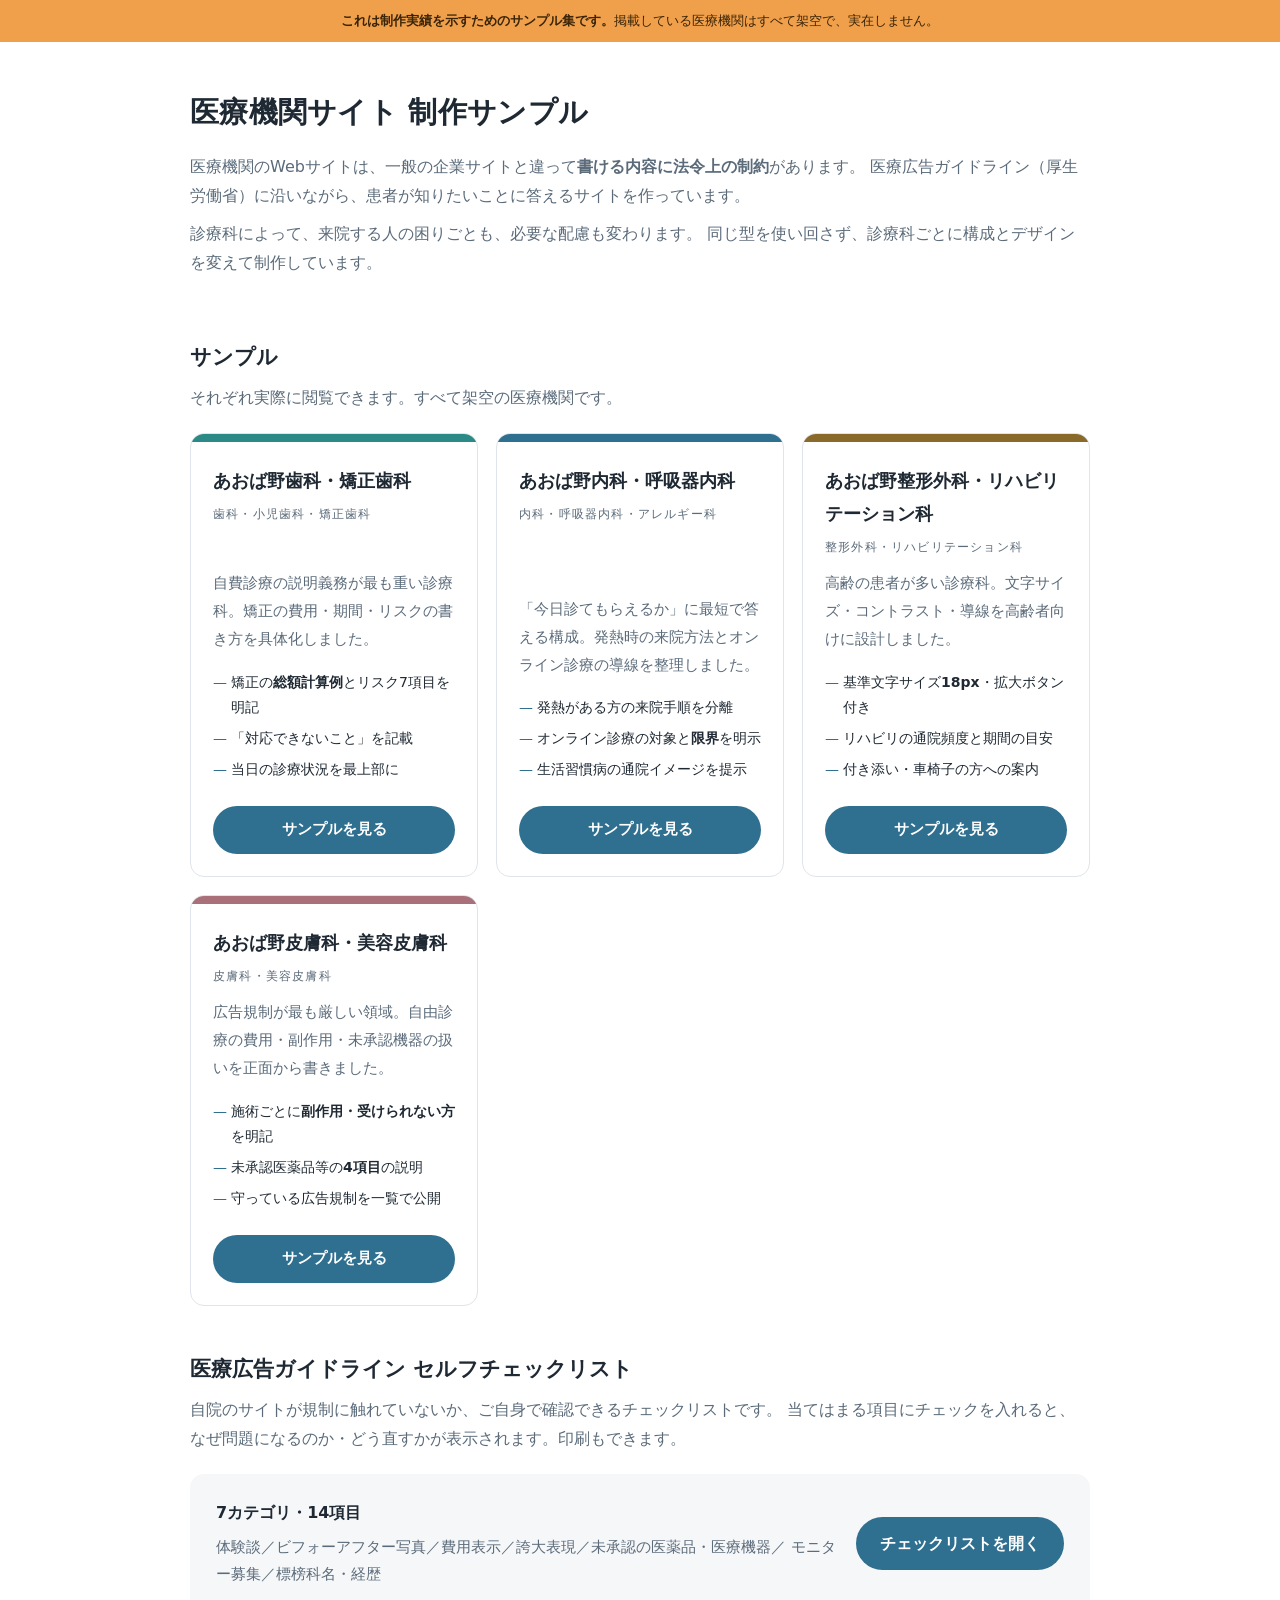
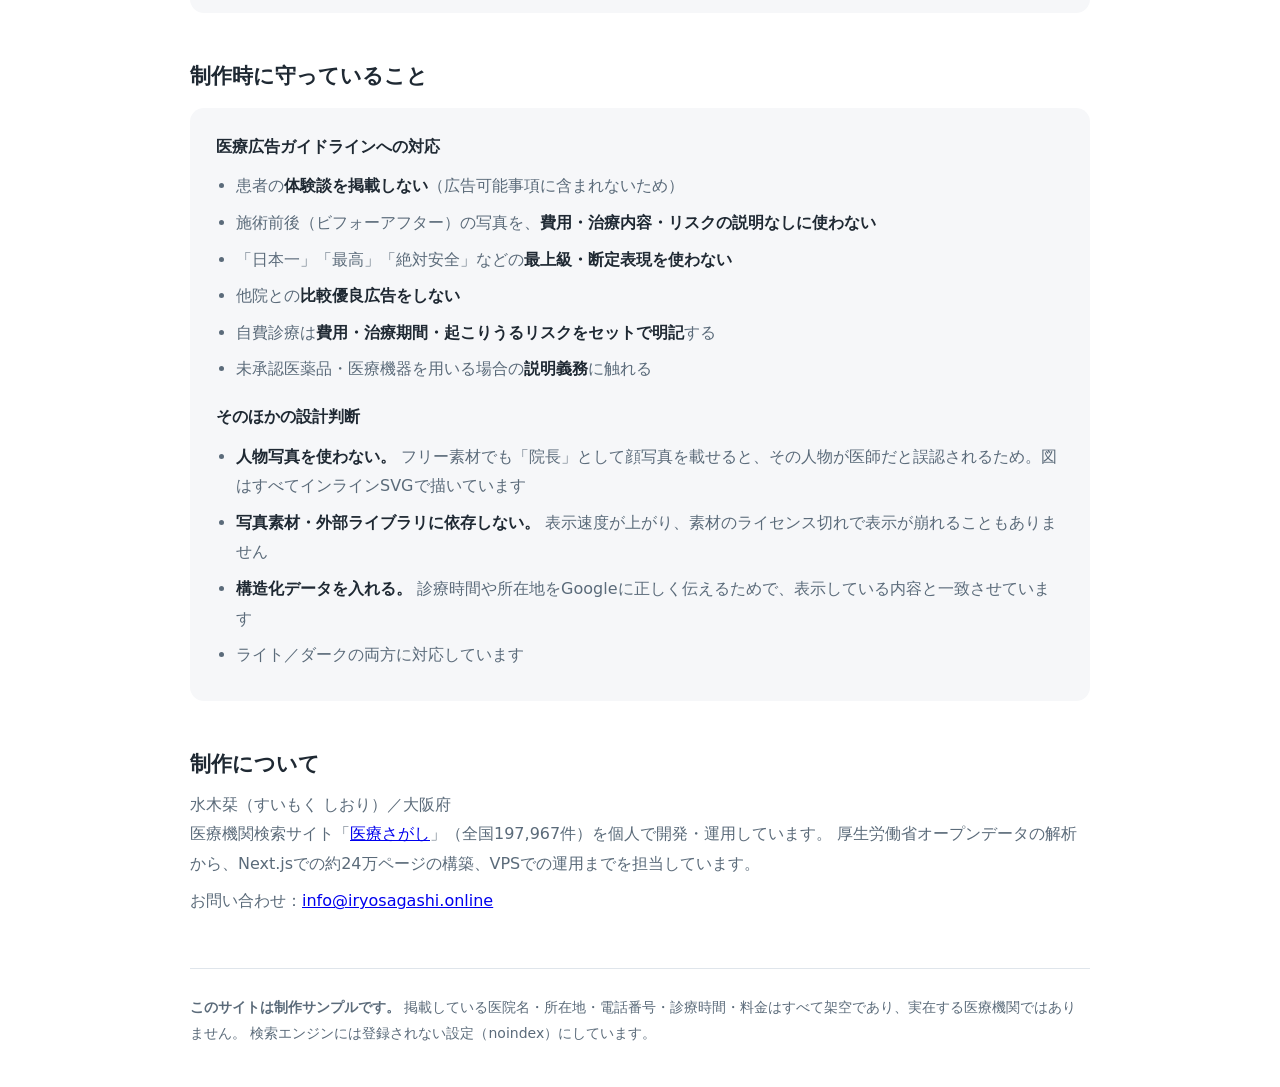
<file: index.html>
<!doctype html>
<html lang="ja">
<head>
<meta charset="utf-8">
<meta name="robots" content="noindex, nofollow">
<meta name="viewport" content="width=device-width, initial-scale=1">
<title>医療機関サイト 制作サンプル｜水木栞</title>
<meta name="description" content="医療広告ガイドラインに沿った医療機関Webサイトの制作サンプルです。診療科ごとに、患者が知りたい情報の出し方を変えて制作しています。">
<style>
:root {
  --bg: #ffffff; --bg-soft: #f6f7f9; --ink: #1f2933; --ink-soft: #5b6b7a;
  --line: #dfe5eb; --accent: #2f6f8f; --accent-soft: #e8f1f5; --warm: #f0a04b;
}
@media (prefers-color-scheme: dark) {
  :root { --bg:#141a1f; --bg-soft:#1c242b; --ink:#e9eef2; --ink-soft:#a7b6c2;
          --line:#2b3740; --accent:#5aa7c8; --accent-soft:#1d2f39; }
}
* { box-sizing: border-box; }
body { margin:0; font-family:"Hiragino Kaku Gothic ProN","Noto Sans JP","Yu Gothic",system-ui,sans-serif;
       color:var(--ink); background:var(--bg); line-height:1.85; }
.demo-banner { background:var(--warm); color:#3a2408; text-align:center; padding:9px 16px;
               font-size:13px; font-weight:700; }
.demo-banner span { font-weight:400; }
.wrap { max-width:940px; margin:0 auto; padding:0 20px; }
header.hd { padding:44px 0 8px; }
h1 { font-size:29px; margin:0 0 12px; letter-spacing:.01em; }
.lead { color:var(--ink-soft); margin:0 0 8px; }
h2 { font-size:21px; margin:44px 0 6px; }
.section-lead { color:var(--ink-soft); margin:0 0 20px; }
.samples { display:grid; grid-template-columns:repeat(auto-fit,minmax(280px,1fr)); gap:18px; }
.sample { border:1px solid var(--line); border-radius:14px; overflow:hidden; background:var(--bg);
          display:flex; flex-direction:column; }
.sample-top { height:8px; }
.sample-body { padding:22px; flex:1; display:flex; flex-direction:column; }
.sample h3 { margin:0 0 6px; font-size:18px; }
.sample .dept { font-size:12px; letter-spacing:.1em; color:var(--ink-soft); margin:0 0 12px; }
.sample p { margin:0 0 16px; color:var(--ink-soft); font-size:15px; flex:1; }
.sample .pts { list-style:none; padding:0; margin:0 0 18px; font-size:14px; }
.sample .pts li { padding-left:18px; position:relative; margin-bottom:5px; }
.sample .pts li::before { content:"—"; position:absolute; left:0; color:var(--accent); }
.sample a.go { display:inline-block; padding:10px 20px; border-radius:999px; background:var(--accent);
               color:#fff; text-decoration:none; font-weight:700; font-size:15px; text-align:center; }
.sample.soon a.go { background:var(--bg-soft); color:var(--ink-soft); pointer-events:none; }
.policy { background:var(--bg-soft); border-radius:14px; padding:24px 26px; margin:12px 0 0; }
.policy ul { margin:10px 0 0; padding-left:20px; }
.policy li { margin-bottom:7px; color:var(--ink-soft); }
.policy strong { color:var(--ink); }
footer { border-top:1px solid var(--line); margin-top:52px; padding:26px 0 40px;
         color:var(--ink-soft); font-size:14px; }
footer a { color:var(--accent); }
</style>
</head>
<body>

<div class="demo-banner">
  これは制作実績を示すためのサンプル集です。<span>掲載している医療機関はすべて架空で、実在しません。</span>
</div>

<div class="wrap">
  <header class="hd">
    <h1>医療機関サイト 制作サンプル</h1>
    <p class="lead">
      医療機関のWebサイトは、一般の企業サイトと違って<strong>書ける内容に法令上の制約</strong>があります。
      医療広告ガイドライン（厚生労働省）に沿いながら、患者が知りたいことに答えるサイトを作っています。
    </p>
    <p class="lead">
      診療科によって、来院する人の困りごとも、必要な配慮も変わります。
      同じ型を使い回さず、診療科ごとに構成とデザインを変えて制作しています。
    </p>
  </header>

  <h2>サンプル</h2>
  <p class="section-lead">それぞれ実際に閲覧できます。すべて架空の医療機関です。</p>

  <div class="samples">
    <div class="sample">
      <div class="sample-top" style="background:#2b8a86"></div>
      <div class="sample-body">
        <h3>あおば野歯科・矯正歯科</h3>
        <p class="dept">歯科・小児歯科・矯正歯科</p>
        <p>自費診療の説明義務が最も重い診療科。矯正の費用・期間・リスクの書き方を具体化しました。</p>
        <ul class="pts">
          <li>矯正の<strong>総額計算例</strong>とリスク7項目を明記</li>
          <li>「対応できないこと」を記載</li>
          <li>当日の診療状況を最上部に</li>
        </ul>
        <a class="go" href="dental/index.html">サンプルを見る</a>
      </div>
    </div>

    <div class="sample">
      <div class="sample-top" style="background:#2f6f8f"></div>
      <div class="sample-body">
        <h3>あおば野内科・呼吸器内科</h3>
        <p class="dept">内科・呼吸器内科・アレルギー科</p>
        <p>「今日診てもらえるか」に最短で答える構成。発熱時の来院方法とオンライン診療の導線を整理しました。</p>
        <ul class="pts">
          <li>発熱がある方の来院手順を分離</li>
          <li>オンライン診療の対象と<strong>限界</strong>を明示</li>
          <li>生活習慣病の通院イメージを提示</li>
        </ul>
        <a class="go" href="naika/index.html">サンプルを見る</a>
      </div>
    </div>

    <div class="sample">
      <div class="sample-top" style="background:#8a6a2b"></div>
      <div class="sample-body">
        <h3>あおば野整形外科・リハビリテーション科</h3>
        <p class="dept">整形外科・リハビリテーション科</p>
        <p>高齢の患者が多い診療科。文字サイズ・コントラスト・導線を高齢者向けに設計しました。</p>
        <ul class="pts">
          <li>基準文字サイズ<strong>18px</strong>・拡大ボタン付き</li>
          <li>リハビリの通院頻度と期間の目安</li>
          <li>付き添い・車椅子の方への案内</li>
        </ul>
        <a class="go" href="seikei/index.html">サンプルを見る</a>
      </div>
    </div>

    <div class="sample">
      <div class="sample-top" style="background:#a9707a"></div>
      <div class="sample-body">
        <h3>あおば野皮膚科・美容皮膚科</h3>
        <p class="dept">皮膚科・美容皮膚科</p>
        <p>広告規制が最も厳しい領域。自由診療の費用・副作用・未承認機器の扱いを正面から書きました。</p>
        <ul class="pts">
          <li>施術ごとに<strong>副作用・受けられない方</strong>を明記</li>
          <li>未承認医薬品等の<strong>4項目</strong>の説明</li>
          <li>守っている広告規制を一覧で公開</li>
        </ul>
        <a class="go" href="hifu/index.html">サンプルを見る</a>
      </div>
    </div>
  </div>

  <h2>医療広告ガイドライン セルフチェックリスト</h2>
  <p class="section-lead">
    自院のサイトが規制に触れていないか、ご自身で確認できるチェックリストです。
    当てはまる項目にチェックを入れると、なぜ問題になるのか・どう直すかが表示されます。印刷もできます。
  </p>
  <div class="policy" style="display:flex;align-items:center;justify-content:space-between;gap:20px;flex-wrap:wrap">
    <div style="flex:1;min-width:240px">
      <p style="margin:0"><strong>7カテゴリ・14項目</strong></p>
      <p style="margin:6px 0 0;color:var(--ink-soft);font-size:15px">
        体験談／ビフォーアフター写真／費用表示／誇大表現／未承認の医薬品・医療機器／
        モニター募集／標榜科名・経歴
      </p>
    </div>
    <a class="go" href="checklist/index.html"
       style="display:inline-block;padding:12px 24px;border-radius:999px;background:var(--accent);color:#fff;text-decoration:none;font-weight:700">チェックリストを開く</a>
  </div>

  <h2>制作時に守っていること</h2>
  <div class="policy">
    <p style="margin:0"><strong>医療広告ガイドラインへの対応</strong></p>
    <ul>
      <li>患者の<strong>体験談を掲載しない</strong>（広告可能事項に含まれないため）</li>
      <li>施術前後（ビフォーアフター）の写真を、<strong>費用・治療内容・リスクの説明なしに使わない</strong></li>
      <li>「日本一」「最高」「絶対安全」などの<strong>最上級・断定表現を使わない</strong></li>
      <li>他院との<strong>比較優良広告をしない</strong></li>
      <li>自費診療は<strong>費用・治療期間・起こりうるリスクをセットで明記</strong>する</li>
      <li>未承認医薬品・医療機器を用いる場合の<strong>説明義務</strong>に触れる</li>
    </ul>
    <p style="margin:18px 0 0"><strong>そのほかの設計判断</strong></p>
    <ul>
      <li><strong>人物写真を使わない。</strong> フリー素材でも「院長」として顔写真を載せると、その人物が医師だと誤認されるため。図はすべてインラインSVGで描いています</li>
      <li><strong>写真素材・外部ライブラリに依存しない。</strong> 表示速度が上がり、素材のライセンス切れで表示が崩れることもありません</li>
      <li><strong>構造化データを入れる。</strong> 診療時間や所在地をGoogleに正しく伝えるためで、表示している内容と一致させています</li>
      <li>ライト／ダークの両方に対応しています</li>
    </ul>
  </div>

  <h2>制作について</h2>
  <p class="lead">
    水木栞（すいもく しおり）／大阪府<br>
    医療機関検索サイト「<a href="https://iryosagashi.online/">医療さがし</a>」（全国197,967件）を個人で開発・運用しています。
    厚生労働省オープンデータの解析から、Next.jsでの約24万ページの構築、VPSでの運用までを担当しています。
  </p>
  <p class="lead">
    お問い合わせ：<a href="mailto:info@iryosagashi.online">info@iryosagashi.online</a>
  </p>

  <footer>
    <strong>このサイトは制作サンプルです。</strong>
    掲載している医院名・所在地・電話番号・診療時間・料金はすべて架空であり、実在する医療機関ではありません。
    検索エンジンには登録されない設定（noindex）にしています。
  </footer>
</div>

</body>
</html>
</file>
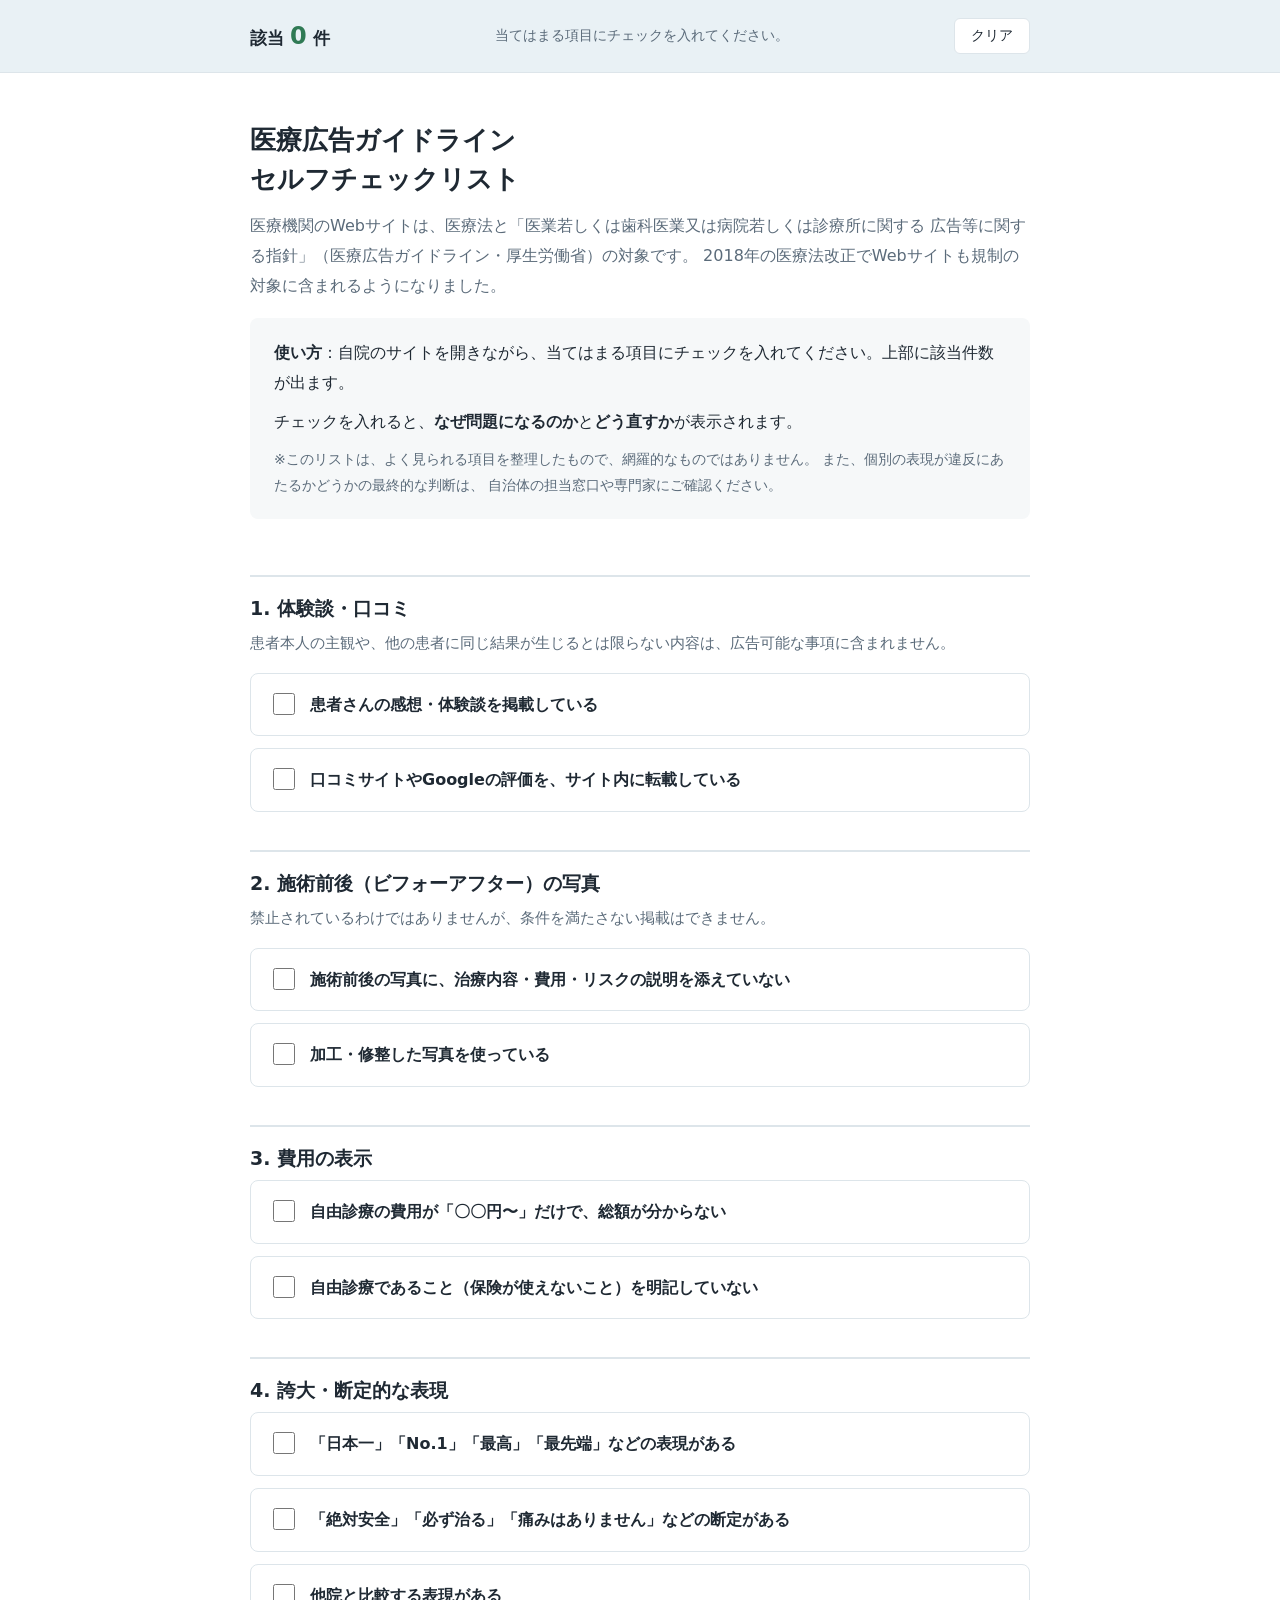
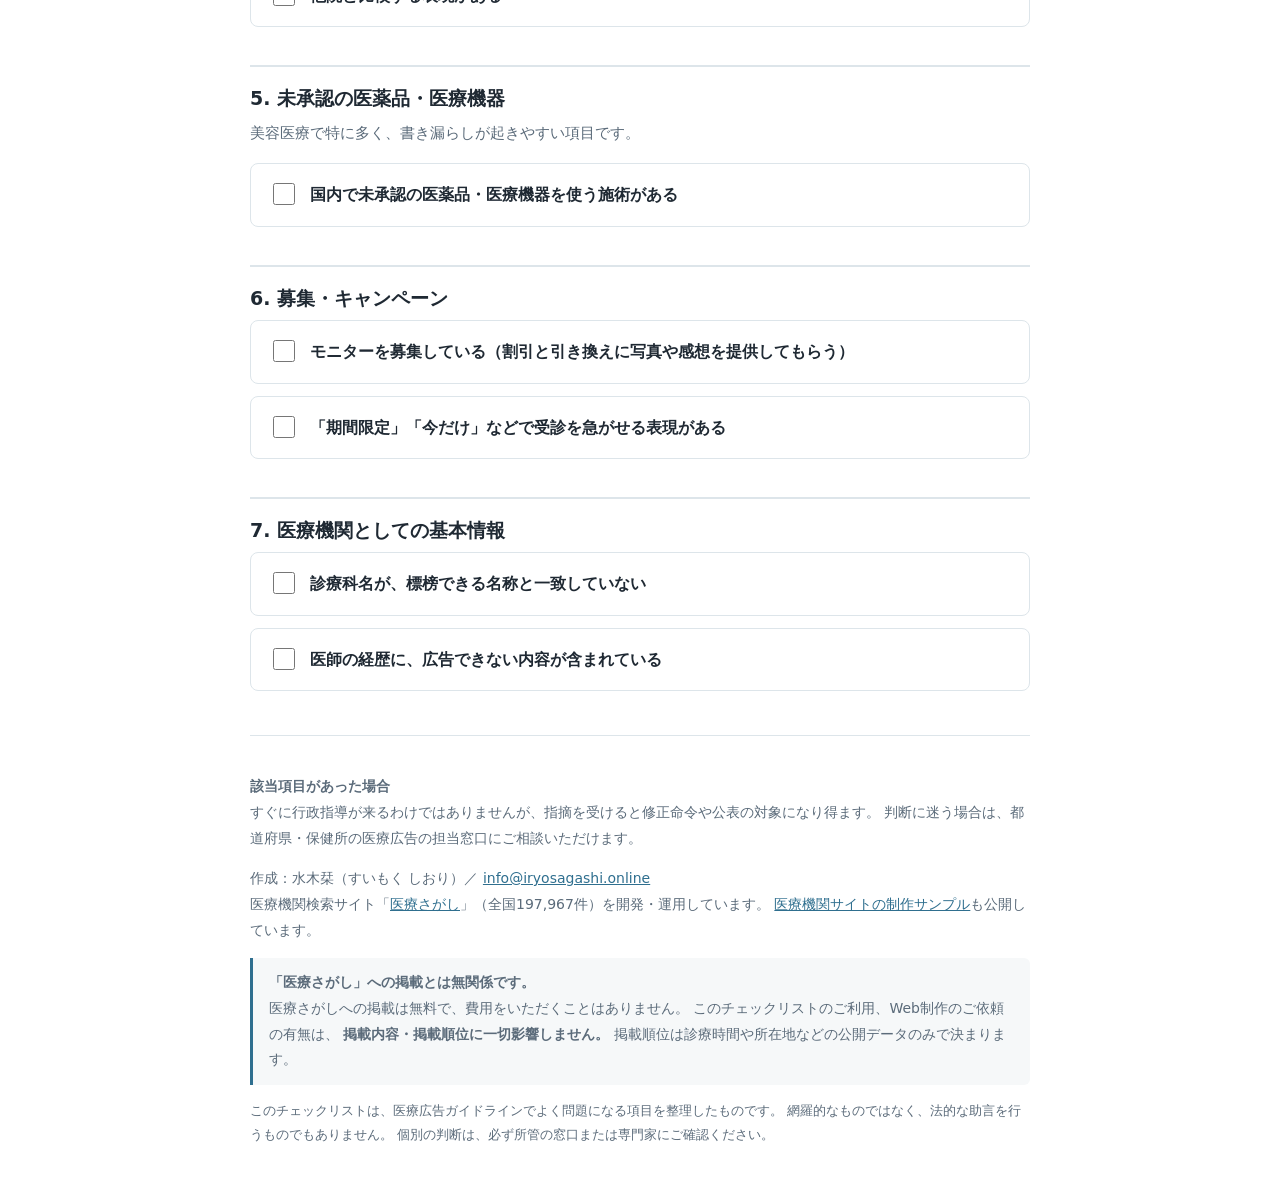
<file: checklist/index.html>
<!doctype html>
<html lang="ja">
<head>
<meta charset="utf-8">
<meta name="robots" content="noindex, nofollow">
<meta name="viewport" content="width=device-width, initial-scale=1">
<title>医療広告ガイドライン セルフチェックリスト</title>
<meta name="description" content="医療機関のWebサイトが医療広告ガイドラインに抵触していないか、ご自身で確認できるチェックリストです。">
<style>
:root {
  --bg:#ffffff; --bg-soft:#f6f8f9; --ink:#1f2933; --ink-soft:#5b6b7a;
  --line:#dde5ea; --accent:#2f6f8f; --accent-soft:#e9f1f5;
  --ng:#c2410c; --ng-soft:#fff2ea; --ok:#2f7a54; --ok-soft:#eaf5ef;
}
@media (prefers-color-scheme: dark) {
  :root { --bg:#141a1f; --bg-soft:#1c242b; --ink:#e9eef2; --ink-soft:#a7b6c2;
          --line:#2b3740; --accent:#5aa7c8; --accent-soft:#1d2f39;
          --ng:#fb923c; --ng-soft:#2e1d12; --ok:#5cba8a; --ok-soft:#16281f; }
}
*{box-sizing:border-box}
body{margin:0;font-family:"Hiragino Kaku Gothic ProN","Noto Sans JP",system-ui,sans-serif;
     color:var(--ink);background:var(--bg);line-height:1.85}
.wrap{max-width:820px;margin:0 auto;padding:0 20px}
header.hd{padding:40px 0 10px}
h1{font-size:26px;margin:0 0 12px;line-height:1.5}
.lead{color:var(--ink-soft);margin:0 0 10px}
h2{font-size:19px;margin:38px 0 4px;padding-top:14px;border-top:2px solid var(--line)}
.cat-note{color:var(--ink-soft);font-size:14.5px;margin:0 0 16px}

/* 結果表示は画面上部に固定して、チェックしながら件数が見えるようにする */
.result{position:sticky;top:0;z-index:10;background:var(--accent-soft);
        border-bottom:1px solid var(--line);padding:14px 0;margin-bottom:8px}
.result-inner{max-width:820px;margin:0 auto;padding:0 20px;display:flex;
              align-items:center;justify-content:space-between;gap:16px;flex-wrap:wrap}
.result-count{font-size:17px;font-weight:700}
.result-count b{font-size:24px;color:var(--ng)}
.result-count.clean b{color:var(--ok)}
.result-msg{font-size:14px;color:var(--ink-soft)}
button.reset{border:1px solid var(--line);background:var(--bg);color:var(--ink);
             padding:8px 16px;border-radius:6px;cursor:pointer;font-family:inherit;font-size:14px}

.item{border:1px solid var(--line);border-radius:8px;margin-bottom:12px;overflow:hidden}
.item label{display:flex;gap:12px;align-items:flex-start;padding:16px 18px;cursor:pointer}
.item input{width:22px;height:22px;margin-top:3px;flex-shrink:0;cursor:pointer}
.item .q{font-weight:700;font-size:16px}
.item .why{padding:0 18px 16px 52px;color:var(--ink-soft);font-size:14.5px;display:none}
.item.checked{border-color:var(--ng);background:var(--ng-soft)}
.item.checked .why{display:block}
.item .fix{margin-top:8px;padding:10px 14px;background:var(--bg);border-radius:6px;
           border-left:3px solid var(--accent)}
.item .fix strong{color:var(--accent)}

.intro{background:var(--bg-soft);border-radius:8px;padding:20px 24px;margin:18px 0 8px}
.intro p{margin:0 0 10px}
.intro p:last-child{margin:0}
footer{border-top:1px solid var(--line);margin-top:44px;padding:24px 0 40px;
       color:var(--ink-soft);font-size:14px}
footer a{color:var(--accent)}
@media print{
  .result{position:static}
  button.reset{display:none}
  .item .why{display:block}
  .item{break-inside:avoid}
}
</style>
</head>
<body>

<div class="result" id="result">
  <div class="result-inner">
    <div class="result-count clean" id="count">該当 <b>0</b> 件</div>
    <div class="result-msg" id="msg">当てはまる項目にチェックを入れてください。</div>
    <button class="reset" type="button" id="reset">クリア</button>
  </div>
</div>

<div class="wrap">
  <header class="hd">
    <h1>医療広告ガイドライン<br>セルフチェックリスト</h1>
    <p class="lead">
      医療機関のWebサイトは、医療法と「医業若しくは歯科医業又は病院若しくは診療所に関する
      広告等に関する指針」（医療広告ガイドライン・厚生労働省）の対象です。
      2018年の医療法改正でWebサイトも規制の対象に含まれるようになりました。
    </p>
    <div class="intro">
      <p><strong>使い方</strong>：自院のサイトを開きながら、当てはまる項目にチェックを入れてください。上部に該当件数が出ます。</p>
      <p>チェックを入れると、<strong>なぜ問題になるのか</strong>と<strong>どう直すか</strong>が表示されます。</p>
      <p style="color:var(--ink-soft);font-size:14px">
        ※このリストは、よく見られる項目を整理したもので、網羅的なものではありません。
        また、個別の表現が違反にあたるかどうかの最終的な判断は、
        自治体の担当窓口や専門家にご確認ください。
      </p>
    </div>
  </header>

  <h2>1. 体験談・口コミ</h2>
  <p class="cat-note">患者本人の主観や、他の患者に同じ結果が生じるとは限らない内容は、広告可能な事項に含まれません。</p>

  <div class="item">
    <label><input type="checkbox">
      <span class="q">患者さんの感想・体験談を掲載している</span></label>
    <div class="why">
      治療内容や効果に関する体験談は、<strong>掲載できません</strong>。
      効果には個人差があり、他の患者に同じ結果が生じるとは限らないためです。
      院内に掲示したものを撮影して載せる、SNSの投稿を引用する形も同様です。
      <div class="fix"><strong>直し方：</strong>削除します。「こんな症状の方が来院されます」といった
      医院側からの説明に置き換えることは可能です。</div>
    </div>
  </div>

  <div class="item">
    <label><input type="checkbox">
      <span class="q">口コミサイトやGoogleの評価を、サイト内に転載している</span></label>
    <div class="why">
      第三者のサイトにある口コミでも、自院のサイトに載せれば自院の広告になります。
      <div class="fix"><strong>直し方：</strong>転載をやめます。なお、患者が自発的に口コミサイトへ投稿すること自体は
      広告に当たらないとされていますが、医院側が依頼・誘導している場合は問題になり得ます。</div>
    </div>
  </div>

  <h2>2. 施術前後（ビフォーアフター）の写真</h2>
  <p class="cat-note">禁止されているわけではありませんが、条件を満たさない掲載はできません。</p>

  <div class="item">
    <label><input type="checkbox">
      <span class="q">施術前後の写真に、治療内容・費用・リスクの説明を添えていない</span></label>
    <div class="why">
      写真だけ、あるいは短いキャプションだけでの掲載は認められていません。
      <strong>治療内容、費用の目安、主なリスク・副作用</strong>を詳細に併記する必要があります。
      <div class="fix"><strong>直し方：</strong>各写真に説明を添えるか、掲載をやめます。
      説明を書ききれない場合は、載せないほうが安全です。</div>
    </div>
  </div>

  <div class="item">
    <label><input type="checkbox">
      <span class="q">加工・修整した写真を使っている</span></label>
    <div class="why">
      撮影条件を変える、明るさや色を調整するなどして<strong>効果を実際より良く見せる</strong>ことはできません。
      <div class="fix"><strong>直し方：</strong>加工していない写真に差し替えます。
      照明や角度も、施術前後で揃える必要があります。</div>
    </div>
  </div>

  <h2>3. 費用の表示</h2>

  <div class="item">
    <label><input type="checkbox">
      <span class="q">自由診療の費用が「〇〇円〜」だけで、総額が分からない</span></label>
    <div class="why">
      最低金額だけの表示は、実際にかかる金額が伝わりません。
      <strong>回数を含めた総額の目安</strong>を示す必要があります。
      <div class="fix"><strong>直し方：</strong>「1回◯円 × 標準◯回 ＝ 総額◯円程度」のように、
      実際の支払い額が分かる形にします。追加費用が生じる条件も書きます。</div>
    </div>
  </div>

  <div class="item">
    <label><input type="checkbox">
      <span class="q">自由診療であること（保険が使えないこと）を明記していない</span></label>
    <div class="why">
      保険診療と自由診療が同じページに並んでいると、患者は区別できません。
      <div class="fix"><strong>直し方：</strong>自由診療のメニューには「保険適用外」「自由診療」と明記します。
      公的医療保険・高額療養費の対象外である旨も添えると親切です。</div>
    </div>
  </div>

  <h2>4. 誇大・断定的な表現</h2>

  <div class="item">
    <label><input type="checkbox">
      <span class="q">「日本一」「No.1」「最高」「最先端」などの表現がある</span></label>
    <div class="why">
      客観的な事実として証明できない最上級表現は使えません。
      「県内唯一」なども、根拠を示せなければ同様です。
      <div class="fix"><strong>直し方：</strong>削除するか、客観的に確認できる事実に置き換えます。
      （例：導入している機器の名称、対応している診療科目）</div>
    </div>
  </div>

  <div class="item">
    <label><input type="checkbox">
      <span class="q">「絶対安全」「必ず治る」「痛みはありません」などの断定がある</span></label>
    <div class="why">
      医療に「絶対」はなく、結果を保証する表現は誇大広告に当たります。
      <div class="fix"><strong>直し方：</strong>「痛みを抑える工夫をしています」「個人差があります」など、
      事実に即した表現にします。</div>
    </div>
  </div>

  <div class="item">
    <label><input type="checkbox">
      <span class="q">他院と比較する表現がある</span></label>
    <div class="why">
      「他院より優れた」「地域で最も」といった比較優良広告は禁止されています。
      具体的な院名を出していなくても該当します。
      <div class="fix"><strong>直し方：</strong>比較をやめ、自院が提供している内容の説明に徹します。</div>
    </div>
  </div>

  <h2>5. 未承認の医薬品・医療機器</h2>
  <p class="cat-note">美容医療で特に多く、書き漏らしが起きやすい項目です。</p>

  <div class="item">
    <label><input type="checkbox">
      <span class="q">国内で未承認の医薬品・医療機器を使う施術がある</span></label>
    <div class="why">
      該当する場合、次の<strong>4項目すべて</strong>の明示が求められます。
      <ol style="margin:8px 0 0;padding-left:20px">
        <li>未承認の医薬品・医療機器であること</li>
        <li>入手経路（個人輸入かどうかを含む）</li>
        <li>国内で承認されている同一・類似のものの有無</li>
        <li>諸外国における安全性等に関する情報</li>
      </ol>
      <div class="fix"><strong>直し方：</strong>4項目を該当ページに記載します。
      健康被害が生じても<strong>医薬品副作用被害救済制度の対象にならない</strong>ことも併記します。</div>
    </div>
  </div>

  <h2>6. 募集・キャンペーン</h2>

  <div class="item">
    <label><input type="checkbox">
      <span class="q">モニターを募集している（割引と引き換えに写真や感想を提供してもらう）</span></label>
    <div class="why">
      集めた写真や感想を掲載すれば、体験談・ビフォーアフターの規制がそのまま適用されます。
      募集自体が直ちに違反ではありませんが、<strong>掲載の段階で問題になりやすい</strong>形です。
      <div class="fix"><strong>直し方：</strong>掲載する場合は、体験談は載せない・
      写真には治療内容と費用とリスクを併記する、を守ります。</div>
    </div>
  </div>

  <div class="item">
    <label><input type="checkbox">
      <span class="q">「期間限定」「今だけ」などで受診を急がせる表現がある</span></label>
    <div class="why">
      医療は、費用の安さや期限で受診を判断させるべきものではないとされています。
      特に自由診療での値引き訴求は、不適切と判断されやすい表現です。
      <div class="fix"><strong>直し方：</strong>期限や割引を前面に出す訴求をやめます。</div>
    </div>
  </div>

  <h2>7. 医療機関としての基本情報</h2>

  <div class="item">
    <label><input type="checkbox">
      <span class="q">診療科名が、標榜できる名称と一致していない</span></label>
    <div class="why">
      広告できる診療科名は法令で定められています。
      「アンチエイジング科」「予防医療科」など、独自の名称は標榜できません。
      <div class="fix"><strong>直し方：</strong>標榜可能な診療科名に直します。
      提供内容の説明として本文に書くことは可能です。</div>
    </div>
  </div>

  <div class="item">
    <label><input type="checkbox">
      <span class="q">医師の経歴に、広告できない内容が含まれている</span></label>
    <div class="why">
      広告できるのは、医籍登録年、専門医資格（厚生労働大臣が認定した団体のもの）、
      所属学会など<strong>限定された事項</strong>です。「症例数◯件」「◯◯の名医」などは該当しません。
      <div class="fix"><strong>直し方：</strong>広告可能な事項に絞ります。
      資格名は、認定団体まで正確に記載します。</div>
    </div>
  </div>

  <footer>
    <p>
      <strong>該当項目があった場合</strong><br>
      すぐに行政指導が来るわけではありませんが、指摘を受けると修正命令や公表の対象になり得ます。
      判断に迷う場合は、都道府県・保健所の医療広告の担当窓口にご相談いただけます。
    </p>
    <p>
      作成：水木栞（すいもく しおり）／
      <a href="mailto:info@iryosagashi.online">info@iryosagashi.online</a><br>
      医療機関検索サイト「<a href="https://iryosagashi.online/">医療さがし</a>」（全国197,967件）を開発・運用しています。
      <a href="../index.html">医療機関サイトの制作サンプル</a>も公開しています。
    </p>
    <!-- 医療さがしの /badge/ からここへ導線を張っている。
         掲載サイトの運営者が制作を売ると中立性を疑われるので、
         両方のページに同じ内容の切り分けを書いておく。片方だけだと、
         疑われたときに「後から取り繕った」と見える。 -->
    <p style="background:var(--bg-soft);border-left:3px solid var(--accent);padding:12px 16px;border-radius:0 6px 6px 0">
      <strong>「医療さがし」への掲載とは無関係です。</strong><br>
      医療さがしへの掲載は無料で、費用をいただくことはありません。
      このチェックリストのご利用、Web制作のご依頼の有無は、
      <strong>掲載内容・掲載順位に一切影響しません。</strong>
      掲載順位は診療時間や所在地などの公開データのみで決まります。
    </p>
    <p style="font-size:13px">
      このチェックリストは、医療広告ガイドラインでよく問題になる項目を整理したものです。
      網羅的なものではなく、法的な助言を行うものでもありません。
      個別の判断は、必ず所管の窓口または専門家にご確認ください。
    </p>
  </footer>
</div>

<script>
// チェック数を上部に出す。印刷しても使えるよう、JSが動かなくても
// チェックボックス自体は機能する作りにしている（説明文はCSSで開閉）。
(function () {
  var boxes = document.querySelectorAll('.item input[type=checkbox]');
  var count = document.getElementById('count');
  var msg = document.getElementById('msg');

  function update() {
    var n = 0;
    boxes.forEach(function (b) {
      var item = b.closest('.item');
      item.classList.toggle('checked', b.checked);
      if (b.checked) n++;
    });
    count.innerHTML = '該当 <b>' + n + '</b> 件';
    count.classList.toggle('clean', n === 0);
    if (n === 0) msg.textContent = '当てはまる項目にチェックを入れてください。';
    else if (n <= 2) msg.textContent = '該当箇所の説明が開いています。修正の方向をご確認ください。';
    else msg.textContent = '複数該当しています。サイト全体を見直したほうがよいかもしれません。';
  }

  boxes.forEach(function (b) { b.addEventListener('change', update); });
  document.getElementById('reset').addEventListener('click', function () {
    boxes.forEach(function (b) { b.checked = false; });
    update();
  });
  update();
})();
</script>

</body>
</html>
</file>
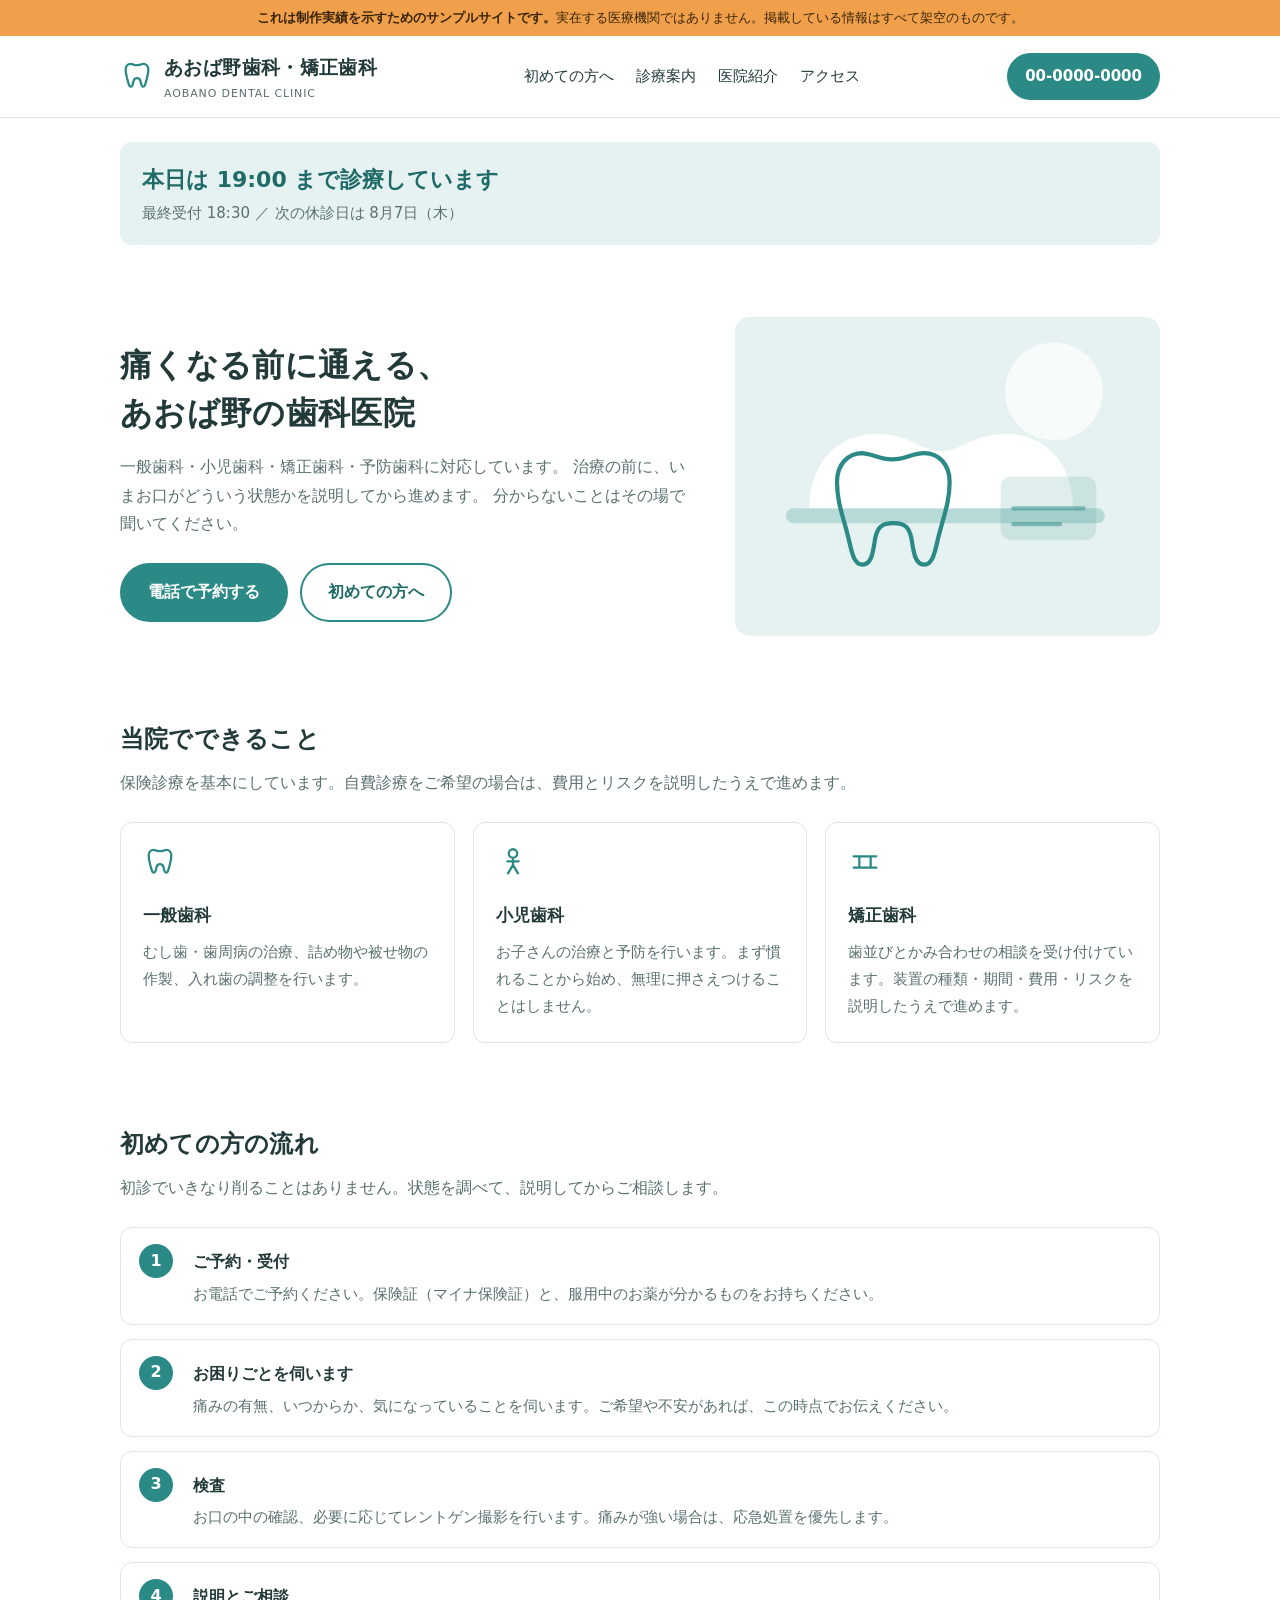
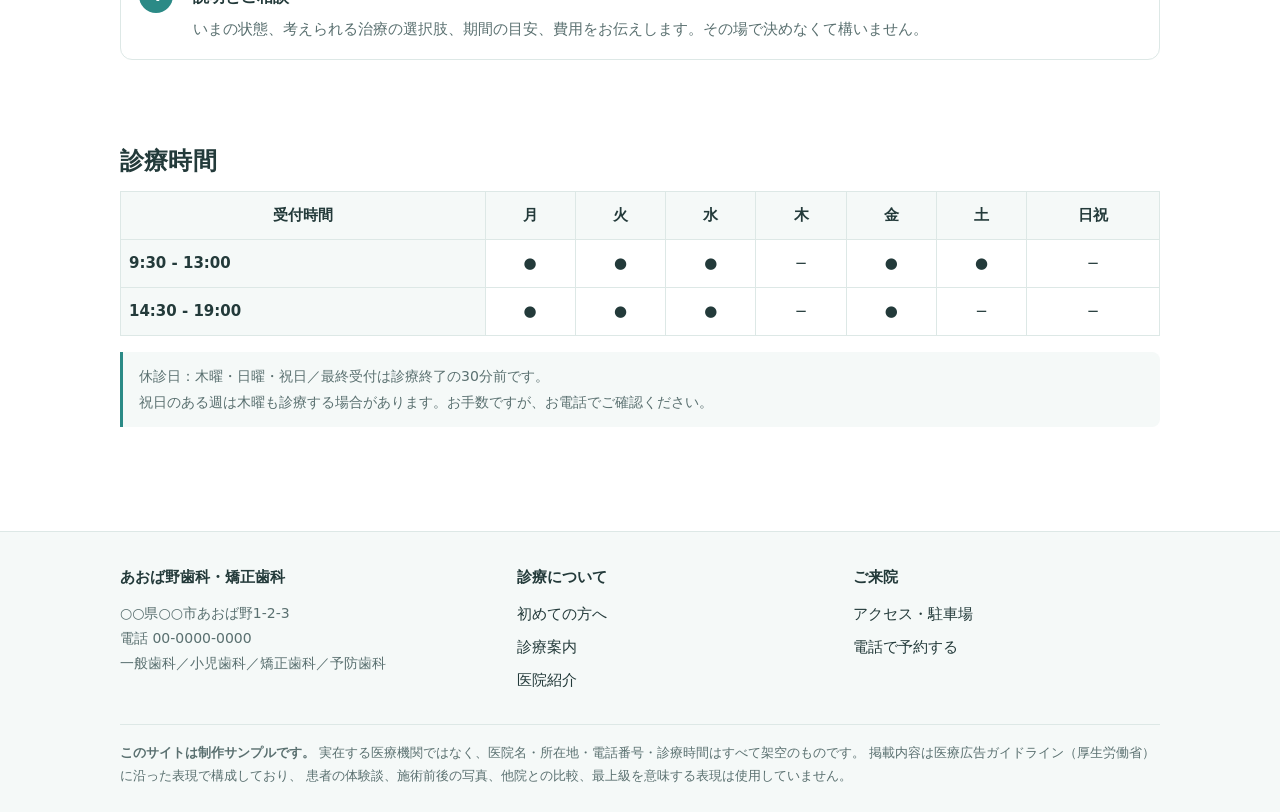
<file: dental/index.html>
<!doctype html>
<html lang="ja">
<head>
<meta charset="utf-8">
<!-- 制作サンプルなので検索には出さない。実在の医院と混同されるのを防ぐ -->
<meta name="robots" content="noindex, nofollow">
<meta name="viewport" content="width=device-width, initial-scale=1">
<title>あおば野歯科・矯正歯科｜制作サンプル</title>
<meta name="description" content="歯科医院サイトの制作サンプルです。実在の医療機関ではありません。医療広告ガイドラインに沿った構成で制作しています。">
<link rel="stylesheet" href="assets/style.css">
<!-- 構造化データ。検索エンジンに診療時間や所在地を正しく伝えるための記述。
     実在しない医院なので noindex と併用しているが、実案件での書き方の見本として入れている -->
<script type="application/ld+json">
{
  "@context": "https://schema.org",
  "@type": "Dentist",
  "name": "あおば野歯科・矯正歯科",
  "description": "一般歯科・小児歯科・矯正歯科・予防歯科の診療を行う歯科医院（制作サンプル）",
  "address": {
    "@type": "PostalAddress",
    "addressCountry": "JP",
    "addressRegion": "○○県",
    "addressLocality": "○○市",
    "streetAddress": "あおば野1-2-3"
  },
  "telephone": "+81-00-0000-0000",
  "openingHoursSpecification": [
    { "@type": "OpeningHoursSpecification", "dayOfWeek": ["Monday","Tuesday","Wednesday","Friday"], "opens": "09:30", "closes": "13:00" },
    { "@type": "OpeningHoursSpecification", "dayOfWeek": ["Monday","Tuesday","Wednesday","Friday"], "opens": "14:30", "closes": "19:00" },
    { "@type": "OpeningHoursSpecification", "dayOfWeek": ["Saturday"], "opens": "09:30", "closes": "13:00" }
  ],
  "medicalSpecialty": ["Dentistry"],
  "availableService": [
    { "@type": "MedicalProcedure", "name": "一般歯科" },
    { "@type": "MedicalProcedure", "name": "小児歯科" },
    { "@type": "MedicalProcedure", "name": "矯正歯科" },
    { "@type": "MedicalProcedure", "name": "予防歯科" }
  ]
}
</script>
</head>
<body>

<div class="demo-banner">
  これは制作実績を示すためのサンプルサイトです。<span>実在する医療機関ではありません。掲載している情報はすべて架空のものです。</span>
</div>

<header class="site-header">
  <div class="header-inner">
    <a class="logo" href="index.html">
      <svg width="34" height="34" viewBox="0 0 24 24" fill="none" aria-hidden="true">
        <path d="M7.5 3.5C5.5 3.5 4 5.2 4 7.6c0 3 .8 5 1.6 8.2.5 2 .8 3.7 2 3.7 1.4 0 1.5-2 1.9-3.8.3-1.4.7-2.2 2.5-2.2s2.2.8 2.5 2.2c.4 1.8.5 3.8 1.9 3.8 1.2 0 1.5-1.7 2-3.7C19.2 12.6 20 10.6 20 7.6c0-2.4-1.5-4.1-3.5-4.1-1.6 0-2.6.9-4.5.9s-2.9-.9-4.5-.9Z"
              stroke="#2b8a86" stroke-width="1.6" stroke-linejoin="round"/>
      </svg>
      <span>
        <span class="logo-name">あおば野歯科・矯正歯科</span>
        <span class="logo-sub">AOBANO DENTAL CLINIC</span>
      </span>
    </a>
    <nav class="nav">
      <a href="first-visit.html">初めての方へ</a>
      <a href="treatment.html">診療案内</a>
      <a href="clinic.html">医院紹介</a>
      <a href="access.html">アクセス</a>
    </nav>
    <a class="header-cta" href="tel:00-0000-0000">00-0000-0000</a>
  </div>
</header>

<main class="wrap">

  <!-- 患者がいちばん先に知りたいのは「今日やっているか」。
       診療時間の表を読ませる前に、状態を文で出す -->
  <div class="today">
    <div>
      <div class="today-state">本日は 19:00 まで診療しています</div>
      <div class="today-detail">最終受付 18:30 ／ 次の休診日は 8月7日（木）</div>
    </div>
  </div>

  <div class="hero">
    <div>
      <h1>痛くなる前に通える、<br>あおば野の歯科医院</h1>
      <p>
        一般歯科・小児歯科・矯正歯科・予防歯科に対応しています。
        治療の前に、いまお口がどういう状態かを説明してから進めます。
        分からないことはその場で聞いてください。
      </p>
      <div class="hero-actions">
        <a class="btn btn-primary" href="tel:00-0000-0000">電話で予約する</a>
        <a class="btn btn-ghost" href="first-visit.html">初めての方へ</a>
      </div>
    </div>
    <div>
      <svg viewBox="0 0 400 300" role="img" aria-label="診療室のイメージイラスト">
        <rect width="400" height="300" rx="14" fill="#e6f2f1"/>
        <circle cx="300" cy="70" r="46" fill="#ffffff" opacity="0.7"/>
        <rect x="48" y="180" width="300" height="14" rx="7" fill="#2b8a86" opacity="0.25"/>
        <path d="M70 180c0-42 26-70 62-70s40 16 62 16 26-16 62-16 62 28 62 70" fill="#ffffff"/>
        <path d="M120 128c-14 0-24 11-24 27 0 20 6 33 11 54 3 13 5 24 13 24 9 0 10-13 12-25 2-9 5-14 17-14s15 5 17 14c2 12 3 25 12 25 8 0 10-11 13-24 5-21 11-34 11-54 0-16-10-27-24-27-11 0-17 6-30 6s-19-6-30-6Z"
              fill="none" stroke="#2b8a86" stroke-width="4" stroke-linejoin="round"/>
        <rect x="250" y="150" width="90" height="60" rx="10" fill="#2b8a86" opacity="0.15"/>
        <path d="M262 180h66M262 195h44" stroke="#2b8a86" stroke-width="4" stroke-linecap="round" opacity="0.5"/>
      </svg>
    </div>
  </div>

  <section>
    <h2>当院でできること</h2>
    <p class="section-lead">保険診療を基本にしています。自費診療をご希望の場合は、費用とリスクを説明したうえで進めます。</p>
    <div class="cards">
      <div class="card">
        <svg width="34" height="34" viewBox="0 0 24 24" fill="none" aria-hidden="true">
          <path d="M7.5 3.5C5.5 3.5 4 5.2 4 7.6c0 3 .8 5 1.6 8.2.5 2 .8 3.7 2 3.7 1.4 0 1.5-2 1.9-3.8.3-1.4.7-2.2 2.5-2.2s2.2.8 2.5 2.2c.4 1.8.5 3.8 1.9 3.8 1.2 0 1.5-1.7 2-3.7C19.2 12.6 20 10.6 20 7.6c0-2.4-1.5-4.1-3.5-4.1-1.6 0-2.6.9-4.5.9s-2.9-.9-4.5-.9Z" stroke="#2b8a86" stroke-width="1.6"/>
        </svg>
        <h3>一般歯科</h3>
        <p>むし歯・歯周病の治療、詰め物や被せ物の作製、入れ歯の調整を行います。</p>
      </div>
      <div class="card">
        <svg width="34" height="34" viewBox="0 0 24 24" fill="none" aria-hidden="true">
          <path d="M12 9a3 3 0 1 0 0-6 3 3 0 0 0 0 6ZM12 9v5M12 14l-3.5 6M12 14l3.5 6M8 11.5h8" stroke="#2b8a86" stroke-width="1.6" stroke-linecap="round"/>
        </svg>
        <h3>小児歯科</h3>
        <p>お子さんの治療と予防を行います。まず慣れることから始め、無理に押さえつけることはしません。</p>
      </div>
      <div class="card">
        <svg width="34" height="34" viewBox="0 0 24 24" fill="none" aria-hidden="true">
          <path d="M4 8h16M4 16h16M8 8v8M16 8v8" stroke="#2b8a86" stroke-width="1.6" stroke-linecap="round"/>
        </svg>
        <h3>矯正歯科</h3>
        <p>歯並びとかみ合わせの相談を受け付けています。装置の種類・期間・費用・リスクを説明したうえで進めます。</p>
      </div>
    </div>
  </section>

  <section>
    <h2>初めての方の流れ</h2>
    <p class="section-lead">初診でいきなり削ることはありません。状態を調べて、説明してからご相談します。</p>
    <div class="steps">
      <div class="step">
        <div class="step-no"></div>
        <div>
          <h3>ご予約・受付</h3>
          <p>お電話でご予約ください。保険証（マイナ保険証）と、服用中のお薬が分かるものをお持ちください。</p>
        </div>
      </div>
      <div class="step">
        <div class="step-no"></div>
        <div>
          <h3>お困りごとを伺います</h3>
          <p>痛みの有無、いつからか、気になっていることを伺います。ご希望や不安があれば、この時点でお伝えください。</p>
        </div>
      </div>
      <div class="step">
        <div class="step-no"></div>
        <div>
          <h3>検査</h3>
          <p>お口の中の確認、必要に応じてレントゲン撮影を行います。痛みが強い場合は、応急処置を優先します。</p>
        </div>
      </div>
      <div class="step">
        <div class="step-no"></div>
        <div>
          <h3>説明とご相談</h3>
          <p>いまの状態、考えられる治療の選択肢、期間の目安、費用をお伝えします。その場で決めなくて構いません。</p>
        </div>
      </div>
    </div>
  </section>

  <section>
    <h2>診療時間</h2>
    <div class="table-scroll">
      <table class="hours">
        <thead>
          <tr><th>受付時間</th><th>月</th><th>火</th><th>水</th><th>木</th><th>金</th><th>土</th><th>日祝</th></tr>
        </thead>
        <tbody>
          <tr><td class="time">9:30 - 13:00</td><td>●</td><td>●</td><td>●</td><td>−</td><td>●</td><td>●</td><td>−</td></tr>
          <tr><td class="time">14:30 - 19:00</td><td>●</td><td>●</td><td>●</td><td>−</td><td>●</td><td>−</td><td>−</td></tr>
        </tbody>
      </table>
    </div>
    <p class="note">
      休診日：木曜・日曜・祝日／最終受付は診療終了の30分前です。<br>
      祝日のある週は木曜も診療する場合があります。お手数ですが、お電話でご確認ください。
    </p>
  </section>

</main>

<footer class="site-footer">
  <div class="wrap">
    <div class="footer-cols">
      <div>
        <h3>あおば野歯科・矯正歯科</h3>
        <p style="margin:0;color:var(--ink-soft);font-size:14px">
          ○○県○○市あおば野1-2-3<br>
          電話 00-0000-0000<br>
          一般歯科／小児歯科／矯正歯科／予防歯科
        </p>
      </div>
      <div>
        <h3>診療について</h3>
        <a href="first-visit.html">初めての方へ</a>
        <a href="treatment.html">診療案内</a>
        <a href="clinic.html">医院紹介</a>
      </div>
      <div>
        <h3>ご来院</h3>
        <a href="access.html">アクセス・駐車場</a>
        <a href="tel:00-0000-0000">電話で予約する</a>
      </div>
    </div>
    <div class="footer-note">
      <strong>このサイトは制作サンプルです。</strong>
      実在する医療機関ではなく、医院名・所在地・電話番号・診療時間はすべて架空のものです。
      掲載内容は医療広告ガイドライン（厚生労働省）に沿った表現で構成しており、
      患者の体験談、施術前後の写真、他院との比較、最上級を意味する表現は使用していません。
    </div>
  </div>
</footer>

</body>
</html>
</file>
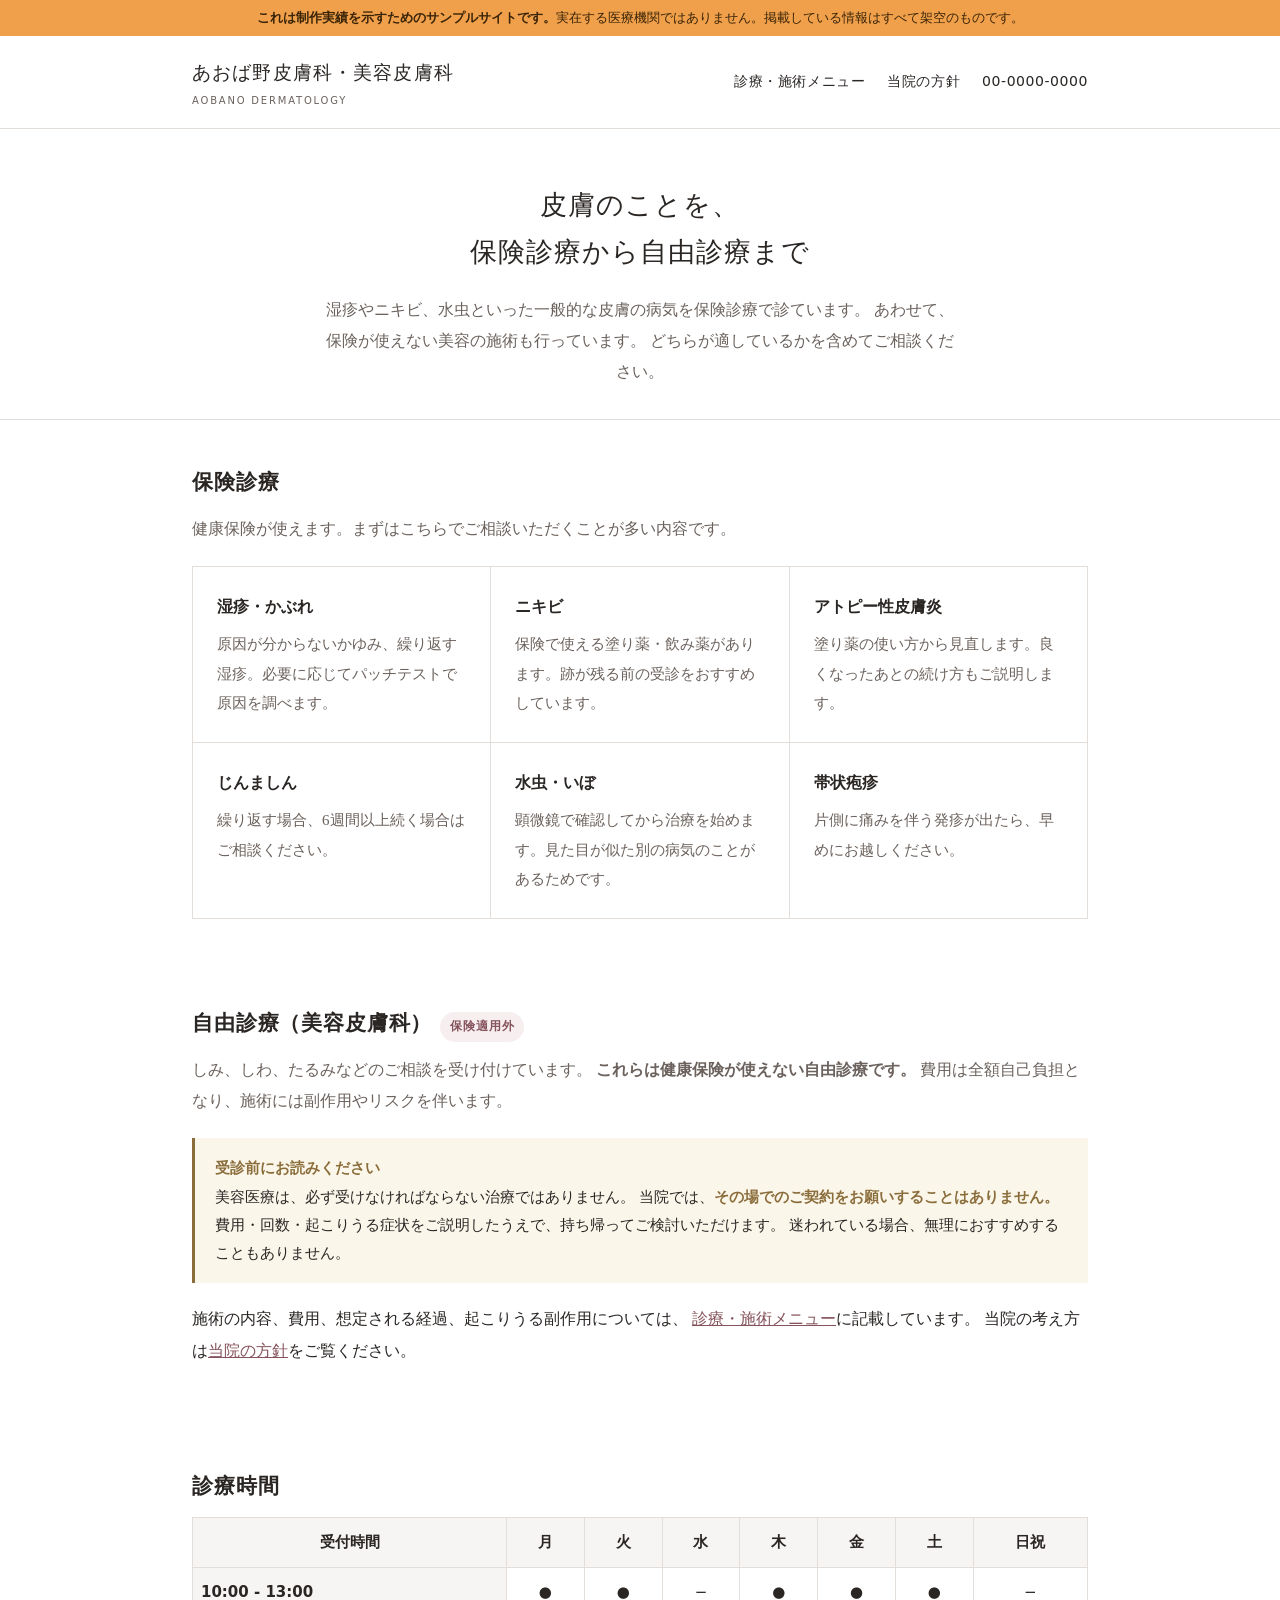
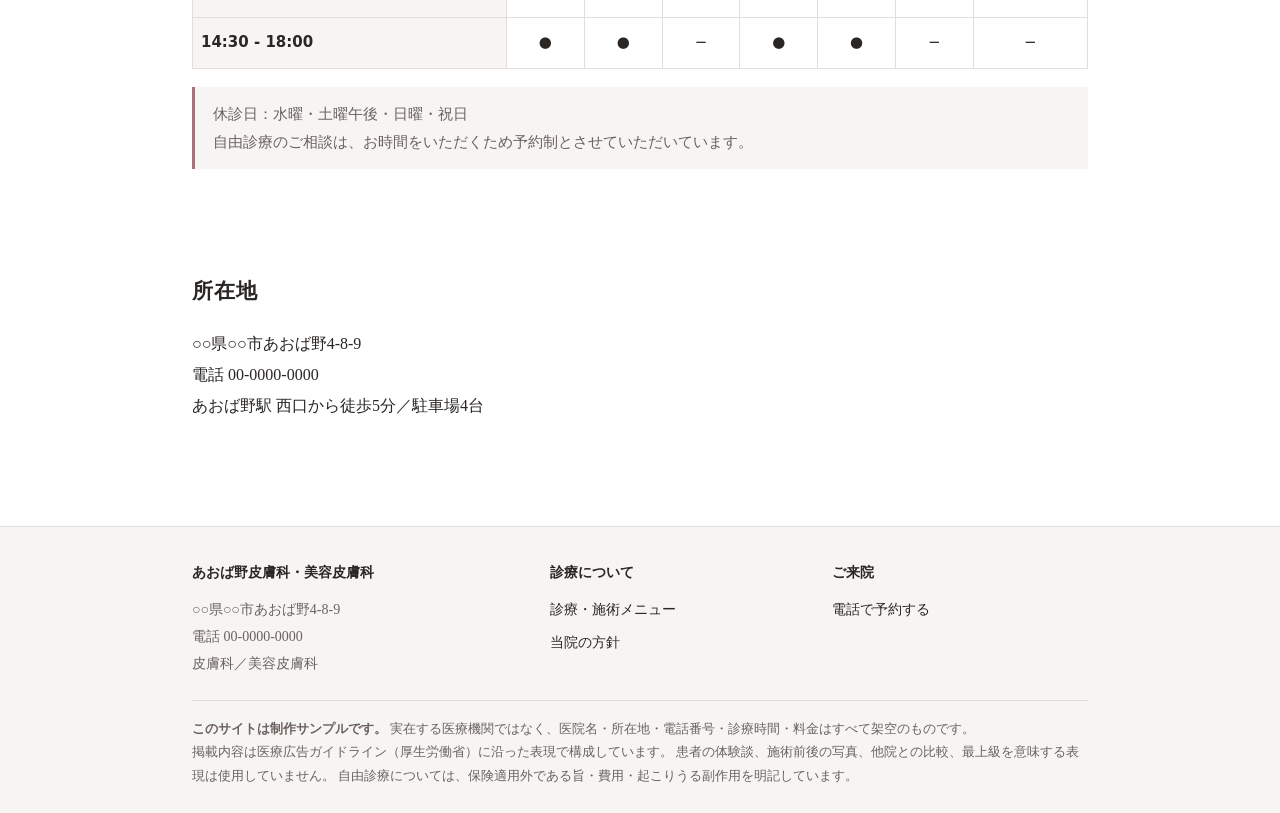
<file: hifu/index.html>
<!doctype html>
<html lang="ja">
<head>
<meta charset="utf-8">
<meta name="robots" content="noindex, nofollow">
<meta name="viewport" content="width=device-width, initial-scale=1">
<title>あおば野皮膚科・美容皮膚科｜制作サンプル</title>
<meta name="description" content="皮膚科・美容皮膚科の制作サンプルです。自由診療の費用・リスクの示し方を含みます。実在の医療機関ではありません。">
<link rel="stylesheet" href="assets/style.css">
<script type="application/ld+json">
{
  "@context": "https://schema.org",
  "@type": "MedicalClinic",
  "name": "あおば野皮膚科・美容皮膚科",
  "description": "皮膚科・美容皮膚科の診療を行うクリニック（制作サンプル）",
  "address": {
    "@type": "PostalAddress",
    "addressCountry": "JP", "addressRegion": "○○県", "addressLocality": "○○市",
    "streetAddress": "あおば野4-8-9"
  },
  "telephone": "+81-00-0000-0000",
  "medicalSpecialty": ["Dermatology"]
}
</script>
</head>
<body>

<div class="demo-banner">
  これは制作実績を示すためのサンプルサイトです。<span>実在する医療機関ではありません。掲載している情報はすべて架空のものです。</span>
</div>

<header class="site-header">
  <div class="header-inner">
    <a class="logo" href="index.html">
      <span class="logo-name">あおば野皮膚科・美容皮膚科</span>
      <span class="logo-sub">AOBANO DERMATOLOGY</span>
    </a>
    <nav class="nav">
      <a href="menu.html">診療・施術メニュー</a>
      <a href="policy.html">当院の方針</a>
      <a href="tel:00-0000-0000">00-0000-0000</a>
    </nav>
  </div>
</header>

<div class="hero">
  <div class="wrap">
    <h1>皮膚のことを、<br>保険診療から自由診療まで</h1>
    <p>
      湿疹やニキビ、水虫といった一般的な皮膚の病気を保険診療で診ています。
      あわせて、保険が使えない美容の施術も行っています。
      どちらが適しているかを含めてご相談ください。
    </p>
  </div>
</div>

<main class="wrap">

  <section>
    <h2>保険診療</h2>
    <p class="section-lead">健康保険が使えます。まずはこちらでご相談いただくことが多い内容です。</p>
    <div class="cards">
      <div class="card">
        <h3>湿疹・かぶれ</h3>
        <p>原因が分からないかゆみ、繰り返す湿疹。必要に応じてパッチテストで原因を調べます。</p>
      </div>
      <div class="card">
        <h3>ニキビ</h3>
        <p>保険で使える塗り薬・飲み薬があります。跡が残る前の受診をおすすめしています。</p>
      </div>
      <div class="card">
        <h3>アトピー性皮膚炎</h3>
        <p>塗り薬の使い方から見直します。良くなったあとの続け方もご説明します。</p>
      </div>
      <div class="card">
        <h3>じんましん</h3>
        <p>繰り返す場合、6週間以上続く場合はご相談ください。</p>
      </div>
      <div class="card">
        <h3>水虫・いぼ</h3>
        <p>顕微鏡で確認してから治療を始めます。見た目が似た別の病気のことがあるためです。</p>
      </div>
      <div class="card">
        <h3>帯状疱疹</h3>
        <p>片側に痛みを伴う発疹が出たら、早めにお越しください。</p>
      </div>
    </div>
  </section>

  <!-- 美容医療は医療広告ガイドラインの規制が最も厳しい。
       トップの段階で「自由診療である」「リスクがある」を明示し、
       詳細ページへ誘導する構成にしている。
       効果を先に謳って費用とリスクを後ろに小さく置く、という作りにしない。 -->
  <section>
    <h2>自由診療（美容皮膚科）<span class="badge">保険適用外</span></h2>
    <p class="section-lead">
      しみ、しわ、たるみなどのご相談を受け付けています。
      <strong>これらは健康保険が使えない自由診療です。</strong>
      費用は全額自己負担となり、施術には副作用やリスクを伴います。
    </p>

    <div class="caution">
      <strong>受診前にお読みください</strong><br>
      美容医療は、必ず受けなければならない治療ではありません。
      当院では、<strong>その場でのご契約をお願いすることはありません。</strong>
      費用・回数・起こりうる症状をご説明したうえで、持ち帰ってご検討いただけます。
      迷われている場合、無理におすすめすることもありません。
    </div>

    <p>
      施術の内容、費用、想定される経過、起こりうる副作用については、
      <a href="menu.html">診療・施術メニュー</a>に記載しています。
      当院の考え方は<a href="policy.html">当院の方針</a>をご覧ください。
    </p>
  </section>

  <section>
    <h2>診療時間</h2>
    <div class="table-scroll">
      <table class="hours">
        <thead>
          <tr><th>受付時間</th><th>月</th><th>火</th><th>水</th><th>木</th><th>金</th><th>土</th><th>日祝</th></tr>
        </thead>
        <tbody>
          <tr><td class="time">10:00 - 13:00</td><td>●</td><td>●</td><td>−</td><td>●</td><td>●</td><td>●</td><td>−</td></tr>
          <tr><td class="time">14:30 - 18:00</td><td>●</td><td>●</td><td>−</td><td>●</td><td>●</td><td>−</td><td>−</td></tr>
        </tbody>
      </table>
    </div>
    <div class="note">
      休診日：水曜・土曜午後・日曜・祝日<br>
      自由診療のご相談は、お時間をいただくため予約制とさせていただいています。
    </div>
  </section>

  <section>
    <h2>所在地</h2>
    <p>
      ○○県○○市あおば野4-8-9<br>
      電話 00-0000-0000<br>
      あおば野駅 西口から徒歩5分／駐車場4台
    </p>
  </section>

</main>

<footer class="site-footer">
  <div class="wrap">
    <div class="footer-cols">
      <div>
        <h3>あおば野皮膚科・美容皮膚科</h3>
        <p style="margin:0;color:var(--ink-soft);font-size:14px">
          ○○県○○市あおば野4-8-9<br>
          電話 00-0000-0000<br>
          皮膚科／美容皮膚科
        </p>
      </div>
      <div>
        <h3>診療について</h3>
        <a href="menu.html">診療・施術メニュー</a>
        <a href="policy.html">当院の方針</a>
      </div>
      <div>
        <h3>ご来院</h3>
        <a href="tel:00-0000-0000">電話で予約する</a>
      </div>
    </div>
    <div class="footer-note">
      <strong>このサイトは制作サンプルです。</strong>
      実在する医療機関ではなく、医院名・所在地・電話番号・診療時間・料金はすべて架空のものです。<br>
      掲載内容は医療広告ガイドライン（厚生労働省）に沿った表現で構成しています。
      患者の体験談、施術前後の写真、他院との比較、最上級を意味する表現は使用していません。
      自由診療については、保険適用外である旨・費用・起こりうる副作用を明記しています。
    </div>
  </div>
</footer>

</body>
</html>
</file>
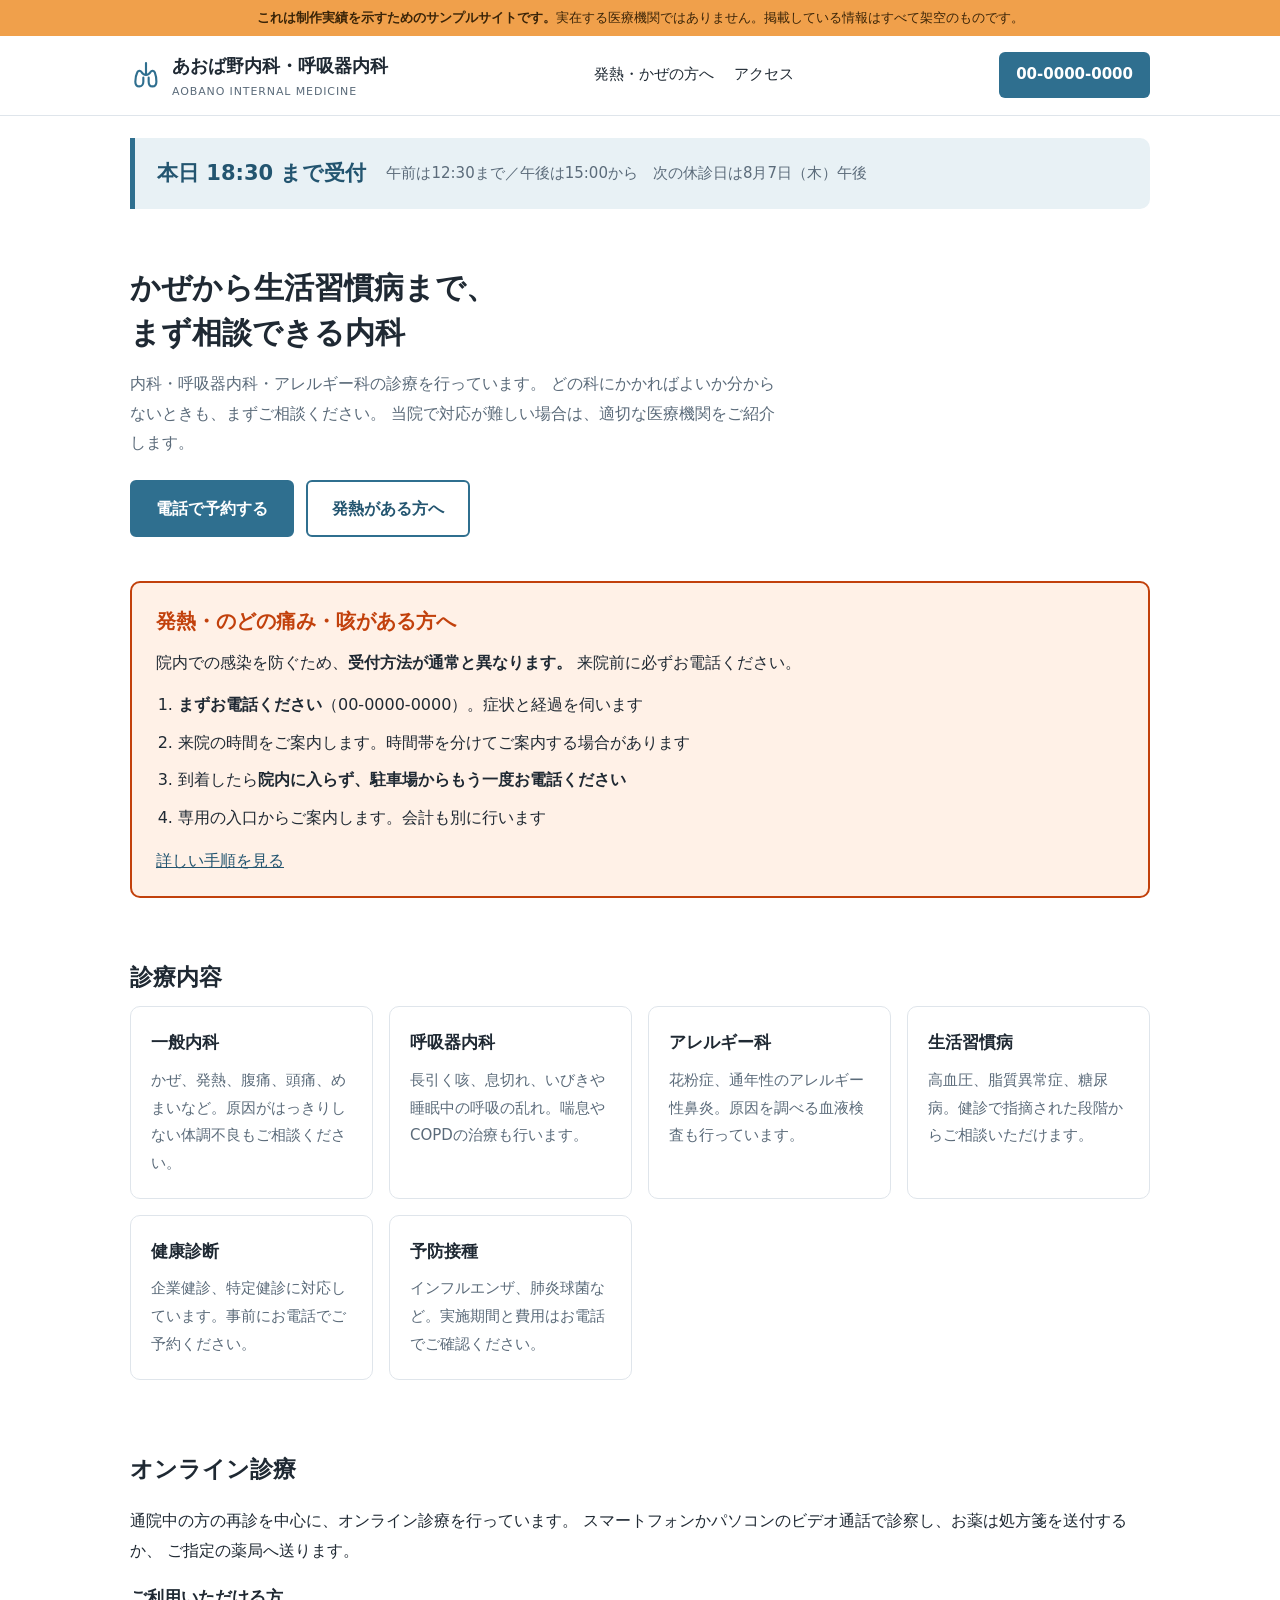
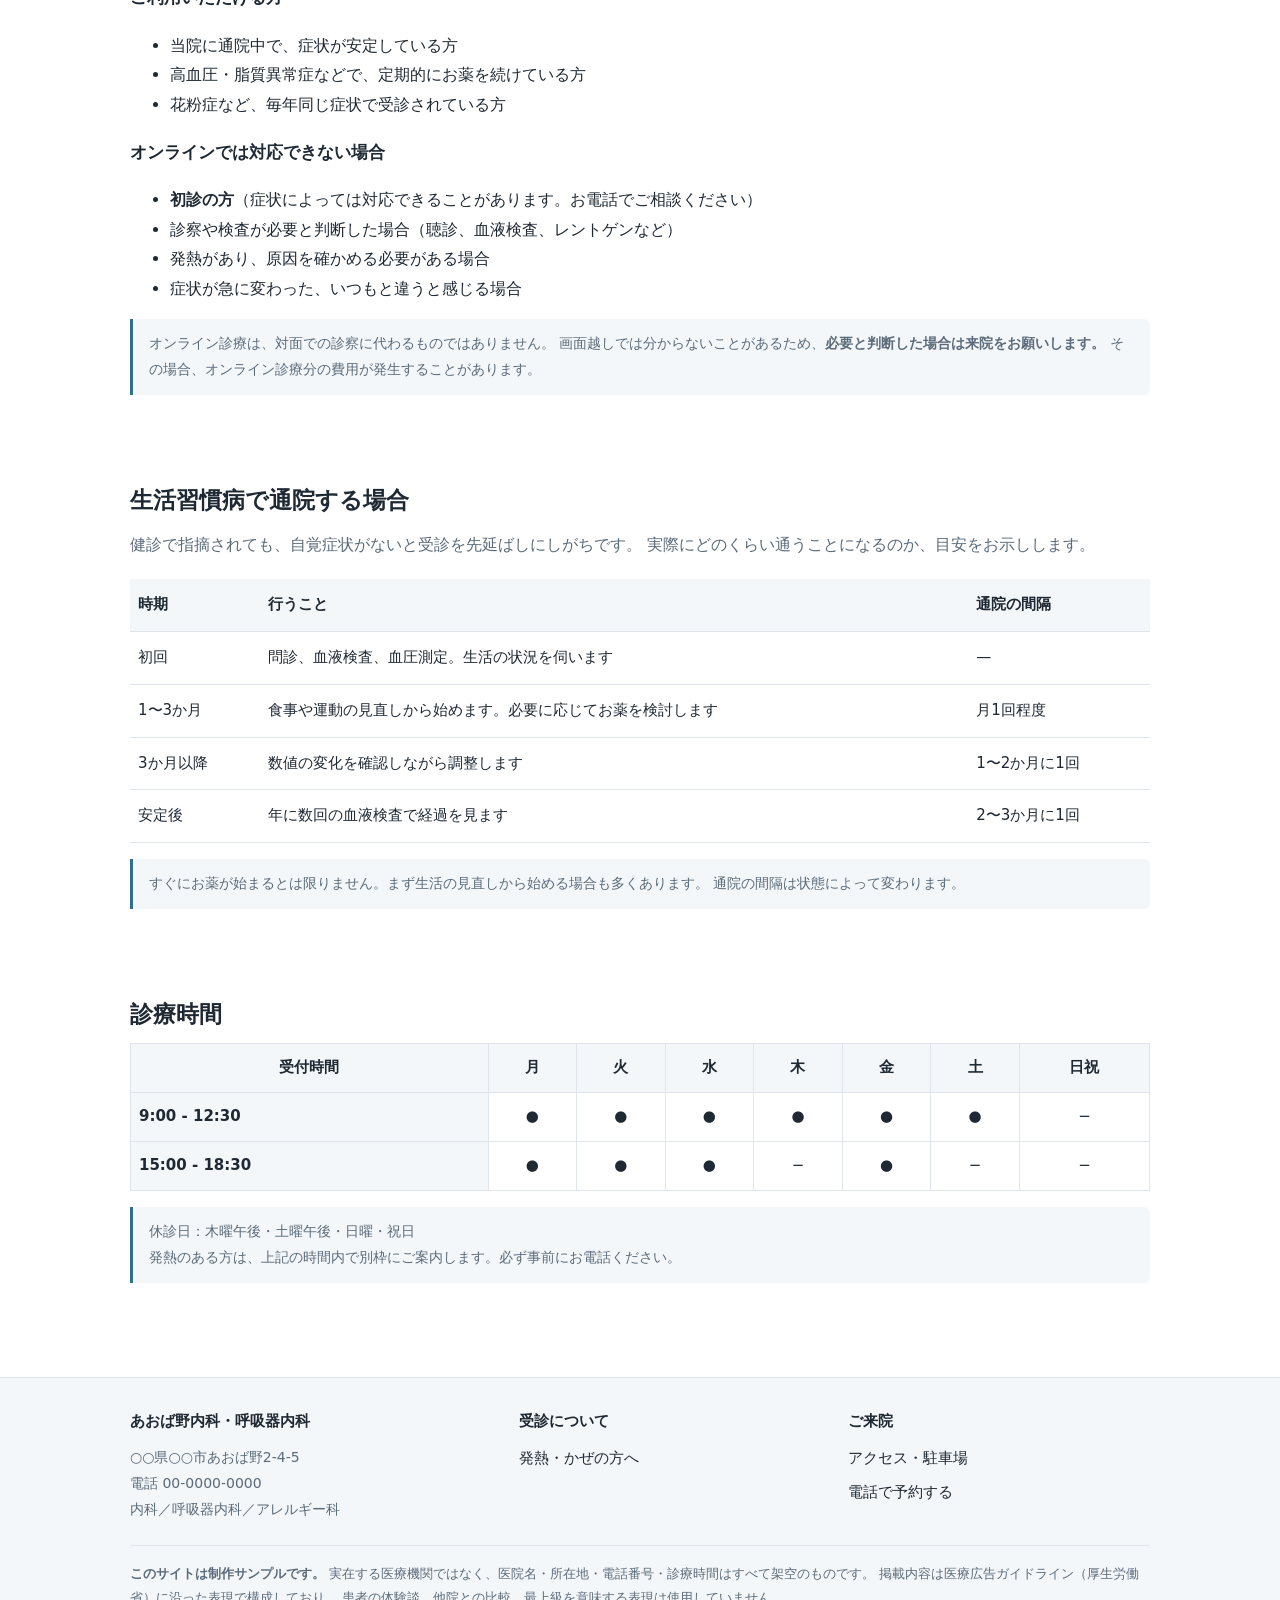
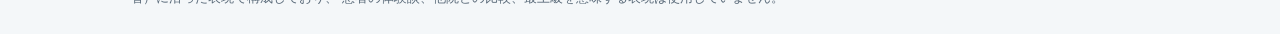
<file: naika/index.html>
<!doctype html>
<html lang="ja">
<head>
<meta charset="utf-8">
<meta name="robots" content="noindex, nofollow">
<meta name="viewport" content="width=device-width, initial-scale=1">
<title>あおば野内科・呼吸器内科｜制作サンプル</title>
<meta name="description" content="内科クリニックの制作サンプルです。発熱時の来院方法、オンライン診療、生活習慣病の通院について整理しています。実在の医療機関ではありません。">
<link rel="stylesheet" href="assets/style.css">
<script type="application/ld+json">
{
  "@context": "https://schema.org",
  "@type": "MedicalClinic",
  "name": "あおば野内科・呼吸器内科",
  "description": "内科・呼吸器内科・アレルギー科の診療を行うクリニック（制作サンプル）",
  "address": {
    "@type": "PostalAddress",
    "addressCountry": "JP", "addressRegion": "○○県", "addressLocality": "○○市",
    "streetAddress": "あおば野2-4-5"
  },
  "telephone": "+81-00-0000-0000",
  "openingHoursSpecification": [
    { "@type": "OpeningHoursSpecification", "dayOfWeek": ["Monday","Tuesday","Wednesday","Thursday","Friday"], "opens": "09:00", "closes": "12:30" },
    { "@type": "OpeningHoursSpecification", "dayOfWeek": ["Monday","Tuesday","Wednesday","Friday"], "opens": "15:00", "closes": "18:30" },
    { "@type": "OpeningHoursSpecification", "dayOfWeek": ["Saturday"], "opens": "09:00", "closes": "12:30" }
  ],
  "medicalSpecialty": ["InternalMedicine", "Pulmonary"]
}
</script>
</head>
<body>

<div class="demo-banner">
  これは制作実績を示すためのサンプルサイトです。<span>実在する医療機関ではありません。掲載している情報はすべて架空のものです。</span>
</div>

<header class="site-header">
  <div class="header-inner">
    <a class="logo" href="index.html">
      <svg width="32" height="32" viewBox="0 0 24 24" fill="none" aria-hidden="true">
        <path d="M12 3v9M12 12c-1.6 0-2.6-.8-3.4-2.2-.8-1.4-2.6-1.2-3.2.3C4.4 12.2 4 15 4 17c0 2.2 1.3 3.5 3 3.5S10 19 10 17v-3M12 12c1.6 0 2.6-.8 3.4-2.2.8-1.4 2.6-1.2 3.2.3.8 2.1 1.2 4.9 1.2 6.9 0 2.2-1.3 3.5-3 3.5S14 19 14 17v-3"
              stroke="#2f6f8f" stroke-width="1.6" stroke-linecap="round" stroke-linejoin="round"/>
      </svg>
      <span>
        <span class="logo-name">あおば野内科・呼吸器内科</span>
        <span class="logo-sub">AOBANO INTERNAL MEDICINE</span>
      </span>
    </a>
    <nav class="nav">
      <a href="fever.html">発熱・かぜの方へ</a>
      <a href="access.html">アクセス</a>
    </nav>
    <a class="header-cta" href="tel:00-0000-0000">00-0000-0000</a>
  </div>
</header>

<main class="wrap">

  <div class="status-bar">
    <div class="status-now">本日 18:30 まで受付</div>
    <div class="status-detail">
      午前は12:30まで／午後は15:00から　次の休診日は8月7日（木）午後
    </div>
  </div>

  <div class="hero">
    <h1>かぜから生活習慣病まで、<br>まず相談できる内科</h1>
    <p>
      内科・呼吸器内科・アレルギー科の診療を行っています。
      どの科にかかればよいか分からないときも、まずご相談ください。
      当院で対応が難しい場合は、適切な医療機関をご紹介します。
    </p>
    <div class="hero-actions">
      <a class="btn btn-primary" href="tel:00-0000-0000">電話で予約する</a>
      <a class="btn btn-ghost" href="fever.html">発熱がある方へ</a>
    </div>
  </div>

  <!-- 発熱のある方への案内は、通常の来院導線から視覚的に切り離す。
       同じ入口から入られると院内感染対策にならないため、
       サイト構造の時点で分けるのが正しい。 -->
  <div class="alert-box">
    <h2>発熱・のどの痛み・咳がある方へ</h2>
    <p style="margin:0">
      院内での感染を防ぐため、<strong>受付方法が通常と異なります。</strong>
      来院前に必ずお電話ください。
    </p>
    <ol>
      <li><strong>まずお電話ください</strong>（00-0000-0000）。症状と経過を伺います</li>
      <li>来院の時間をご案内します。時間帯を分けてご案内する場合があります</li>
      <li>到着したら<strong>院内に入らず、駐車場からもう一度お電話ください</strong></li>
      <li>専用の入口からご案内します。会計も別に行います</li>
    </ol>
    <p style="margin:14px 0 0">
      <a href="fever.html">詳しい手順を見る</a>
    </p>
  </div>

  <section>
    <h2>診療内容</h2>
    <div class="cards">
      <div class="card">
        <h3>一般内科</h3>
        <p>かぜ、発熱、腹痛、頭痛、めまいなど。原因がはっきりしない体調不良もご相談ください。</p>
      </div>
      <div class="card">
        <h3>呼吸器内科</h3>
        <p>長引く咳、息切れ、いびきや睡眠中の呼吸の乱れ。喘息やCOPDの治療も行います。</p>
      </div>
      <div class="card">
        <h3>アレルギー科</h3>
        <p>花粉症、通年性のアレルギー性鼻炎。原因を調べる血液検査も行っています。</p>
      </div>
      <div class="card">
        <h3>生活習慣病</h3>
        <p>高血圧、脂質異常症、糖尿病。健診で指摘された段階からご相談いただけます。</p>
      </div>
      <div class="card">
        <h3>健康診断</h3>
        <p>企業健診、特定健診に対応しています。事前にお電話でご予約ください。</p>
      </div>
      <div class="card">
        <h3>予防接種</h3>
        <p>インフルエンザ、肺炎球菌など。実施期間と費用はお電話でご確認ください。</p>
      </div>
    </div>
  </section>

  <!-- オンライン診療は「できます」だけ書くサイトが多いが、
       対象にならないケースを書かないと、当日に断ることになって患者の不満につながる。 -->
  <section>
    <h2>オンライン診療</h2>
    <p>
      通院中の方の再診を中心に、オンライン診療を行っています。
      スマートフォンかパソコンのビデオ通話で診察し、お薬は処方箋を送付するか、
      ご指定の薬局へ送ります。
    </p>
    <h3>ご利用いただける方</h3>
    <ul>
      <li>当院に通院中で、症状が安定している方</li>
      <li>高血圧・脂質異常症などで、定期的にお薬を続けている方</li>
      <li>花粉症など、毎年同じ症状で受診されている方</li>
    </ul>
    <h3>オンラインでは対応できない場合</h3>
    <ul>
      <li><strong>初診の方</strong>（症状によっては対応できることがあります。お電話でご相談ください）</li>
      <li>診察や検査が必要と判断した場合（聴診、血液検査、レントゲンなど）</li>
      <li>発熱があり、原因を確かめる必要がある場合</li>
      <li>症状が急に変わった、いつもと違うと感じる場合</li>
    </ul>
    <p class="note">
      オンライン診療は、対面での診察に代わるものではありません。
      画面越しでは分からないことがあるため、<strong>必要と判断した場合は来院をお願いします。</strong>
      その場合、オンライン診療分の費用が発生することがあります。
    </p>
  </section>

  <section>
    <h2>生活習慣病で通院する場合</h2>
    <p class="section-lead">
      健診で指摘されても、自覚症状がないと受診を先延ばしにしがちです。
      実際にどのくらい通うことになるのか、目安をお示しします。
    </p>
    <div class="table-scroll">
      <table class="plain">
        <thead>
          <tr><th>時期</th><th>行うこと</th><th>通院の間隔</th></tr>
        </thead>
        <tbody>
          <tr>
            <td>初回</td>
            <td>問診、血液検査、血圧測定。生活の状況を伺います</td>
            <td>—</td>
          </tr>
          <tr>
            <td>1〜3か月</td>
            <td>食事や運動の見直しから始めます。必要に応じてお薬を検討します</td>
            <td>月1回程度</td>
          </tr>
          <tr>
            <td>3か月以降</td>
            <td>数値の変化を確認しながら調整します</td>
            <td>1〜2か月に1回</td>
          </tr>
          <tr>
            <td>安定後</td>
            <td>年に数回の血液検査で経過を見ます</td>
            <td>2〜3か月に1回</td>
          </tr>
        </tbody>
      </table>
    </div>
    <p class="note">
      すぐにお薬が始まるとは限りません。まず生活の見直しから始める場合も多くあります。
      通院の間隔は状態によって変わります。
    </p>
  </section>

  <section>
    <h2>診療時間</h2>
    <div class="table-scroll">
      <table class="hours">
        <thead>
          <tr><th>受付時間</th><th>月</th><th>火</th><th>水</th><th>木</th><th>金</th><th>土</th><th>日祝</th></tr>
        </thead>
        <tbody>
          <tr><td class="time">9:00 - 12:30</td><td>●</td><td>●</td><td>●</td><td>●</td><td>●</td><td>●</td><td>−</td></tr>
          <tr><td class="time">15:00 - 18:30</td><td>●</td><td>●</td><td>●</td><td>−</td><td>●</td><td>−</td><td>−</td></tr>
        </tbody>
      </table>
    </div>
    <p class="note">
      休診日：木曜午後・土曜午後・日曜・祝日<br>
      発熱のある方は、上記の時間内で別枠にご案内します。必ず事前にお電話ください。
    </p>
  </section>

</main>

<footer class="site-footer">
  <div class="wrap">
    <div class="footer-cols">
      <div>
        <h3>あおば野内科・呼吸器内科</h3>
        <p style="margin:0;color:var(--ink-soft);font-size:14px">
          ○○県○○市あおば野2-4-5<br>
          電話 00-0000-0000<br>
          内科／呼吸器内科／アレルギー科
        </p>
      </div>
      <div>
        <h3>受診について</h3>
        <a href="fever.html">発熱・かぜの方へ</a>
      </div>
      <div>
        <h3>ご来院</h3>
        <a href="access.html">アクセス・駐車場</a>
        <a href="tel:00-0000-0000">電話で予約する</a>
      </div>
    </div>
    <div class="footer-note">
      <strong>このサイトは制作サンプルです。</strong>
      実在する医療機関ではなく、医院名・所在地・電話番号・診療時間はすべて架空のものです。
      掲載内容は医療広告ガイドライン（厚生労働省）に沿った表現で構成しており、
      患者の体験談、他院との比較、最上級を意味する表現は使用していません。
    </div>
  </div>
</footer>

</body>
</html>
</file>
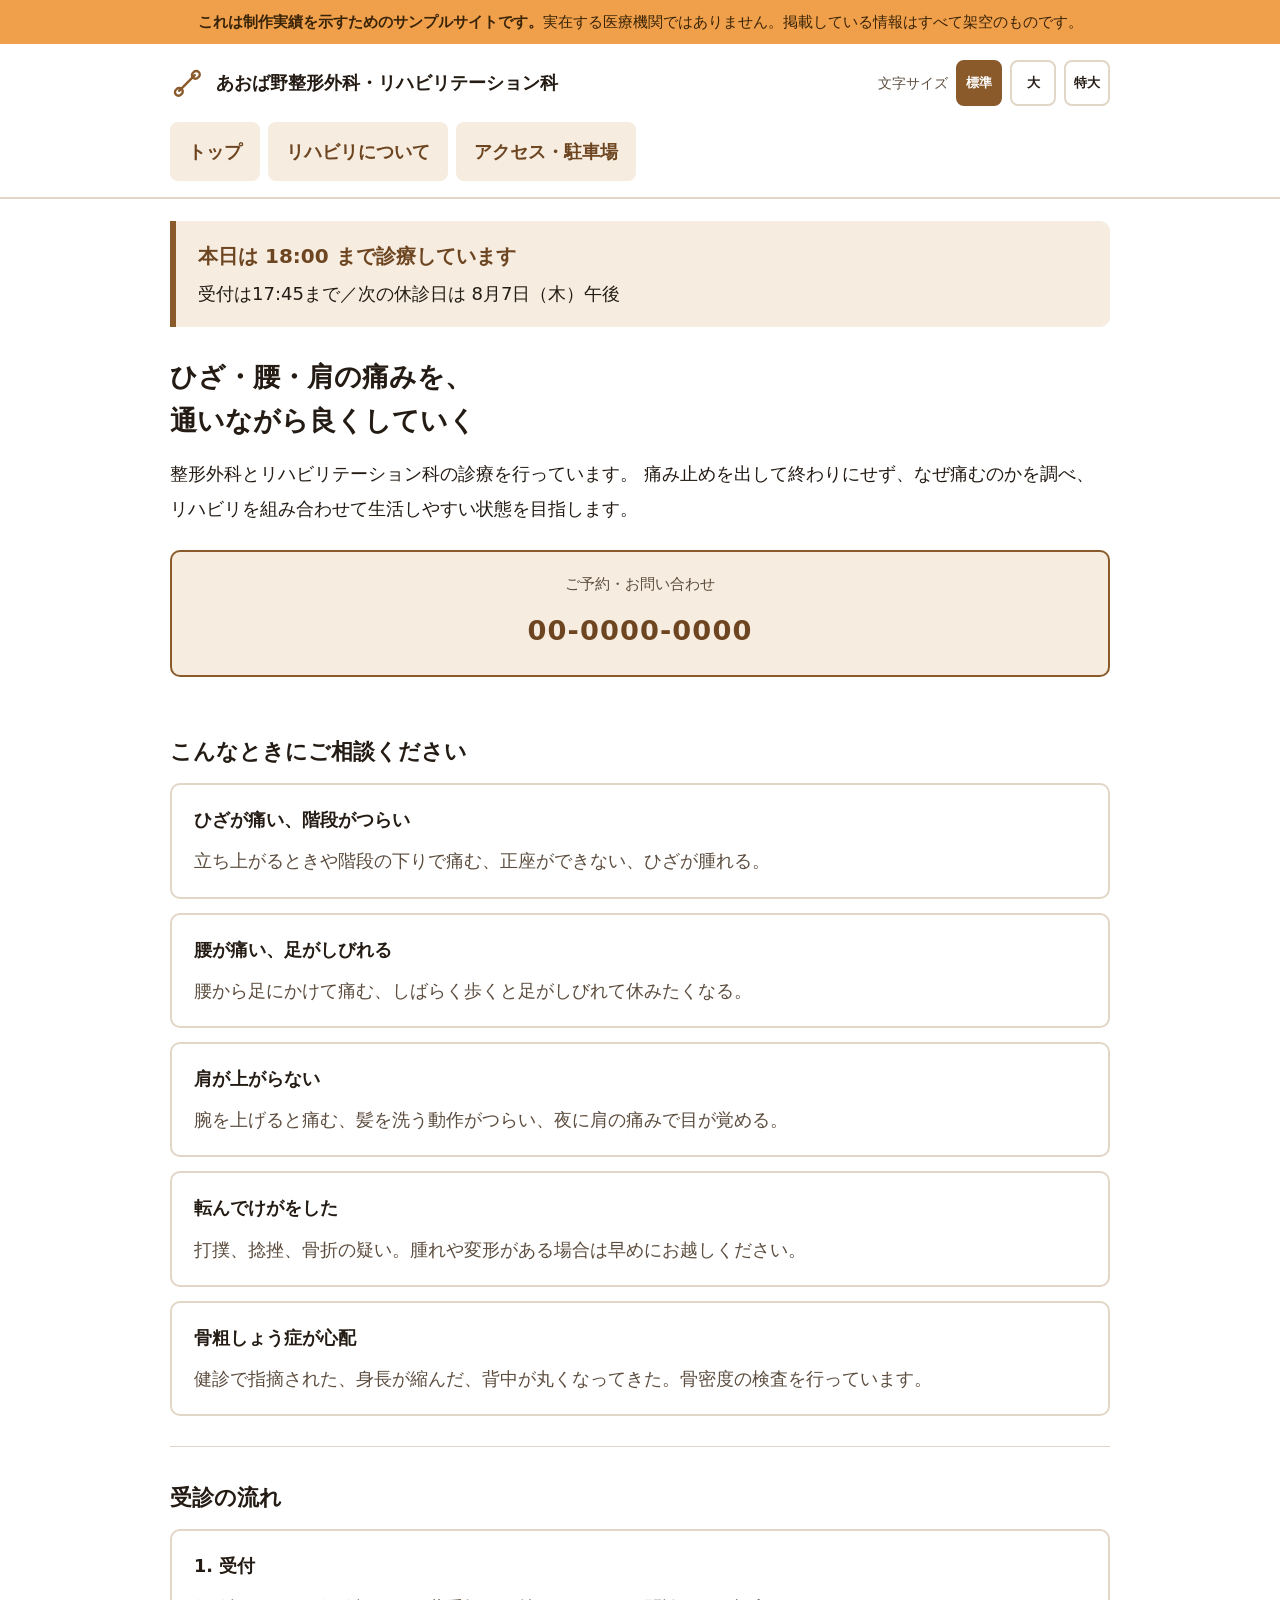
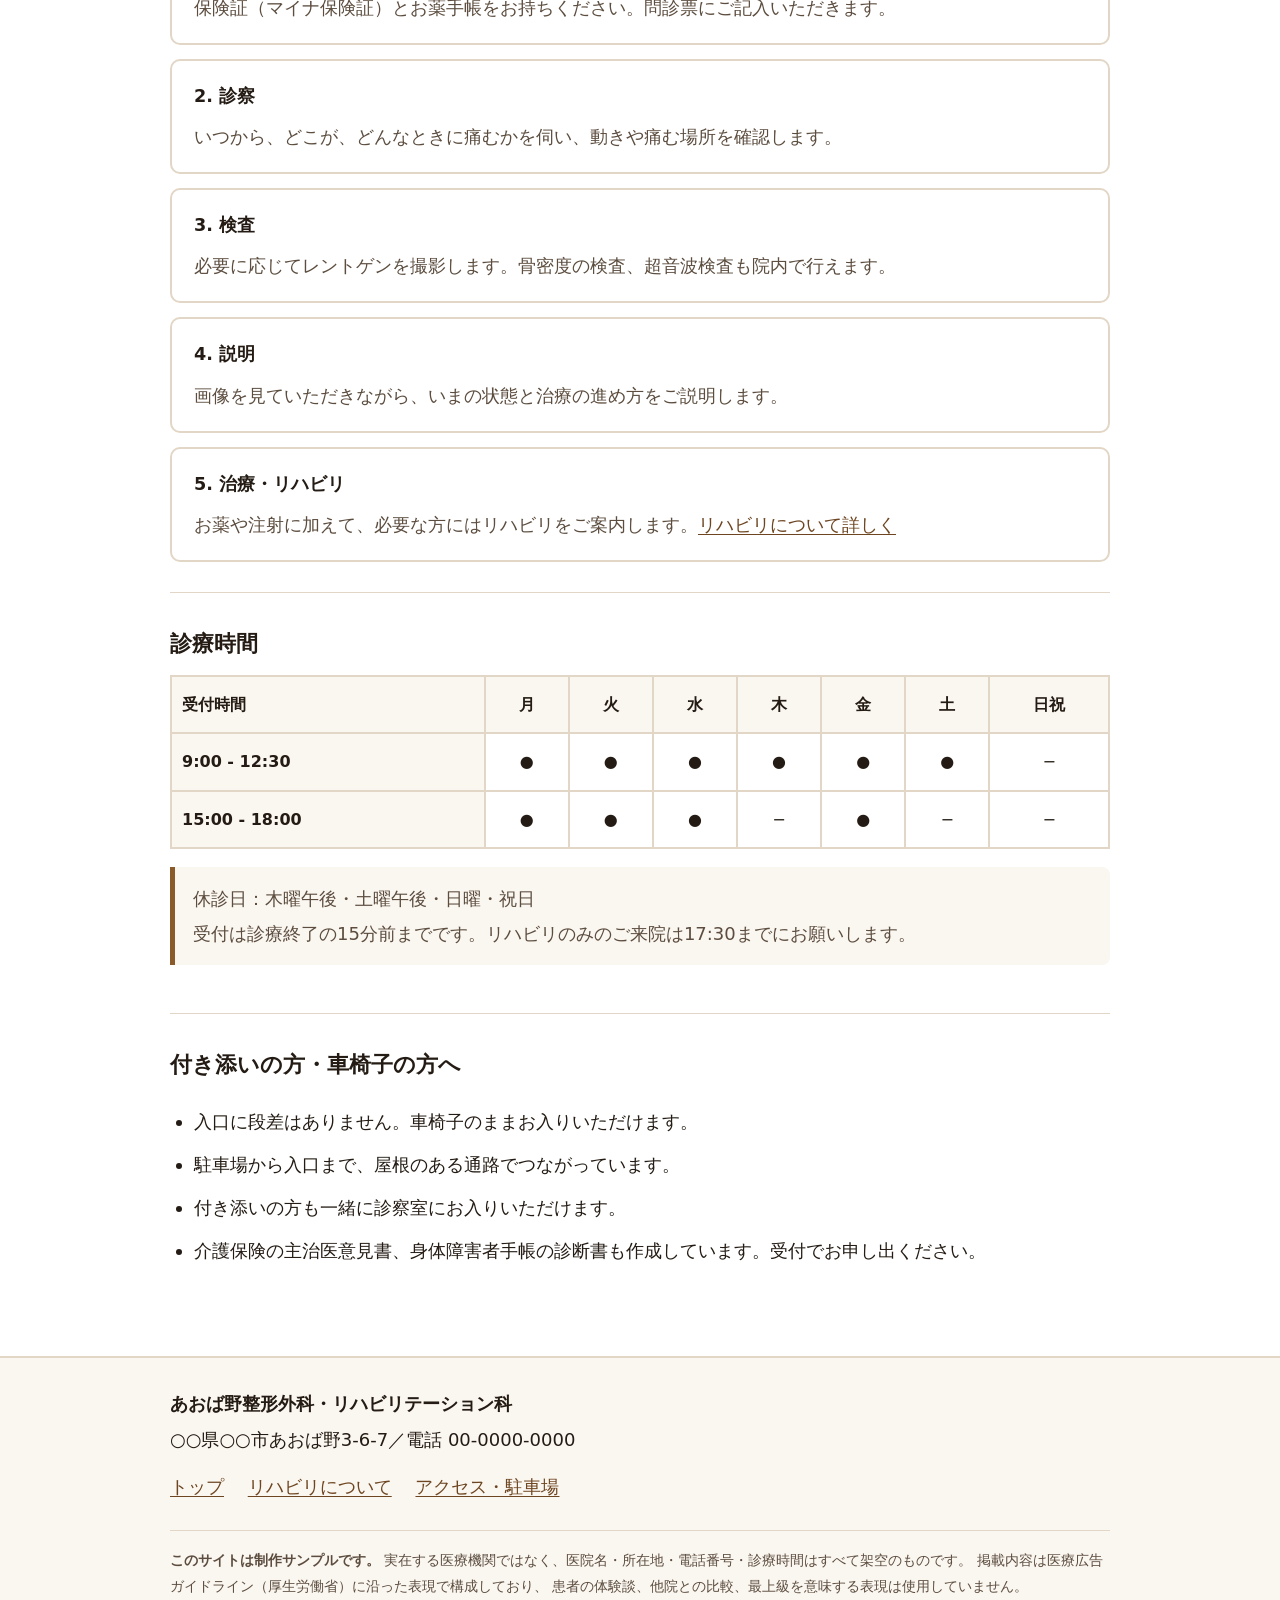
<file: seikei/index.html>
<!doctype html>
<html lang="ja">
<head>
<meta charset="utf-8">
<meta name="robots" content="noindex, nofollow">
<meta name="viewport" content="width=device-width, initial-scale=1">
<title>あおば野整形外科・リハビリテーション科｜制作サンプル</title>
<meta name="description" content="整形外科クリニックの制作サンプルです。高齢の方が読みやすい設計にしています。実在の医療機関ではありません。">
<link rel="stylesheet" href="assets/style.css">
<script src="assets/font-size.js" defer></script>
<script type="application/ld+json">
{
  "@context": "https://schema.org",
  "@type": "MedicalClinic",
  "name": "あおば野整形外科・リハビリテーション科",
  "description": "整形外科・リハビリテーション科の診療を行うクリニック（制作サンプル）",
  "address": {
    "@type": "PostalAddress",
    "addressCountry": "JP", "addressRegion": "○○県", "addressLocality": "○○市",
    "streetAddress": "あおば野3-6-7"
  },
  "telephone": "+81-00-0000-0000",
  "openingHoursSpecification": [
    { "@type": "OpeningHoursSpecification", "dayOfWeek": ["Monday","Tuesday","Wednesday","Friday"], "opens": "09:00", "closes": "12:30" },
    { "@type": "OpeningHoursSpecification", "dayOfWeek": ["Monday","Tuesday","Wednesday","Friday"], "opens": "15:00", "closes": "18:00" },
    { "@type": "OpeningHoursSpecification", "dayOfWeek": ["Thursday","Saturday"], "opens": "09:00", "closes": "12:30" }
  ],
  "medicalSpecialty": ["Musculoskeletal", "PhysicalTherapy"]
}
</script>
</head>
<body>

<div class="demo-banner">
  これは制作実績を示すためのサンプルサイトです。<span>実在する医療機関ではありません。掲載している情報はすべて架空のものです。</span>
</div>

<header class="site-header">
  <div class="header-inner">
    <a class="logo" href="index.html">
      <svg width="34" height="34" viewBox="0 0 24 24" fill="none" aria-hidden="true">
        <path d="M6.5 17.5 17.5 6.5M8 20a2.5 2.5 0 1 1-3.5-3.5A2.5 2.5 0 1 1 8 20ZM20 8a2.5 2.5 0 1 0-3.5-3.5A2.5 2.5 0 1 0 20 8Z"
              stroke="#8a5a2b" stroke-width="1.7" stroke-linecap="round" stroke-linejoin="round"/>
      </svg>
      <span class="logo-name">あおば野整形外科・リハビリテーション科</span>
    </a>

    <!-- 高齢の来院者が多い診療科なので、文字サイズの切り替えをページ内に置く。
         ブラウザの拡大機能を知らない方が多いため -->
    <div class="font-switch">
      <span>文字サイズ</span>
      <button type="button" data-size="normal" aria-pressed="true">標準</button>
      <button type="button" data-size="large" aria-pressed="false">大</button>
      <button type="button" data-size="xlarge" aria-pressed="false">特大</button>
    </div>

    <nav class="nav">
      <a href="index.html">トップ</a>
      <a href="rehab.html">リハビリについて</a>
      <a href="access.html">アクセス・駐車場</a>
    </nav>
  </div>
</header>

<main class="wrap">

  <div class="status-line">
    <strong>本日は 18:00 まで診療しています</strong><br>
    受付は17:45まで／次の休診日は 8月7日（木）午後
  </div>

  <h1>ひざ・腰・肩の痛みを、<br>通いながら良くしていく</h1>

  <p>
    整形外科とリハビリテーション科の診療を行っています。
    痛み止めを出して終わりにせず、なぜ痛むのかを調べ、
    リハビリを組み合わせて生活しやすい状態を目指します。
  </p>

  <div class="tel-block">
    <div class="label">ご予約・お問い合わせ</div>
    <a href="tel:00-0000-0000">00-0000-0000</a>
  </div>

  <section>
    <h2>こんなときにご相談ください</h2>
    <div class="stack">
      <div class="item">
        <h3>ひざが痛い、階段がつらい</h3>
        <p>立ち上がるときや階段の下りで痛む、正座ができない、ひざが腫れる。</p>
      </div>
      <div class="item">
        <h3>腰が痛い、足がしびれる</h3>
        <p>腰から足にかけて痛む、しばらく歩くと足がしびれて休みたくなる。</p>
      </div>
      <div class="item">
        <h3>肩が上がらない</h3>
        <p>腕を上げると痛む、髪を洗う動作がつらい、夜に肩の痛みで目が覚める。</p>
      </div>
      <div class="item">
        <h3>転んでけがをした</h3>
        <p>打撲、捻挫、骨折の疑い。腫れや変形がある場合は早めにお越しください。</p>
      </div>
      <div class="item">
        <h3>骨粗しょう症が心配</h3>
        <p>健診で指摘された、身長が縮んだ、背中が丸くなってきた。骨密度の検査を行っています。</p>
      </div>
    </div>
  </section>

  <section>
    <h2>受診の流れ</h2>
    <div class="stack">
      <div class="item">
        <h3>1. 受付</h3>
        <p>保険証（マイナ保険証）とお薬手帳をお持ちください。問診票にご記入いただきます。</p>
      </div>
      <div class="item">
        <h3>2. 診察</h3>
        <p>いつから、どこが、どんなときに痛むかを伺い、動きや痛む場所を確認します。</p>
      </div>
      <div class="item">
        <h3>3. 検査</h3>
        <p>必要に応じてレントゲンを撮影します。骨密度の検査、超音波検査も院内で行えます。</p>
      </div>
      <div class="item">
        <h3>4. 説明</h3>
        <p>画像を見ていただきながら、いまの状態と治療の進め方をご説明します。</p>
      </div>
      <div class="item">
        <h3>5. 治療・リハビリ</h3>
        <p>お薬や注射に加えて、必要な方にはリハビリをご案内します。<a href="rehab.html">リハビリについて詳しく</a></p>
      </div>
    </div>
  </section>

  <section>
    <h2>診療時間</h2>
    <div class="table-scroll">
      <table>
        <thead>
          <tr><th class="row">受付時間</th><th>月</th><th>火</th><th>水</th><th>木</th><th>金</th><th>土</th><th>日祝</th></tr>
        </thead>
        <tbody>
          <tr><td class="time">9:00 - 12:30</td><td>●</td><td>●</td><td>●</td><td>●</td><td>●</td><td>●</td><td>−</td></tr>
          <tr><td class="time">15:00 - 18:00</td><td>●</td><td>●</td><td>●</td><td>−</td><td>●</td><td>−</td><td>−</td></tr>
        </tbody>
      </table>
    </div>
    <div class="note">
      休診日：木曜午後・土曜午後・日曜・祝日<br>
      受付は診療終了の15分前までです。リハビリのみのご来院は17:30までにお願いします。
    </div>
  </section>

  <section>
    <h2>付き添いの方・車椅子の方へ</h2>
    <ul>
      <li>入口に段差はありません。車椅子のままお入りいただけます。</li>
      <li>駐車場から入口まで、屋根のある通路でつながっています。</li>
      <li>付き添いの方も一緒に診察室にお入りいただけます。</li>
      <li>介護保険の主治医意見書、身体障害者手帳の診断書も作成しています。受付でお申し出ください。</li>
    </ul>
  </section>

</main>

<footer class="site-footer">
  <div class="wrap">
    <p style="margin:0 0 12px">
      <strong>あおば野整形外科・リハビリテーション科</strong><br>
      ○○県○○市あおば野3-6-7／電話 00-0000-0000
    </p>
    <a href="index.html">トップ</a>
    <a href="rehab.html">リハビリについて</a>
    <a href="access.html">アクセス・駐車場</a>
    <div class="footer-note">
      <strong>このサイトは制作サンプルです。</strong>
      実在する医療機関ではなく、医院名・所在地・電話番号・診療時間はすべて架空のものです。
      掲載内容は医療広告ガイドライン（厚生労働省）に沿った表現で構成しており、
      患者の体験談、他院との比較、最上級を意味する表現は使用していません。
    </div>
  </div>
</footer>

</body>
</html>
</file>
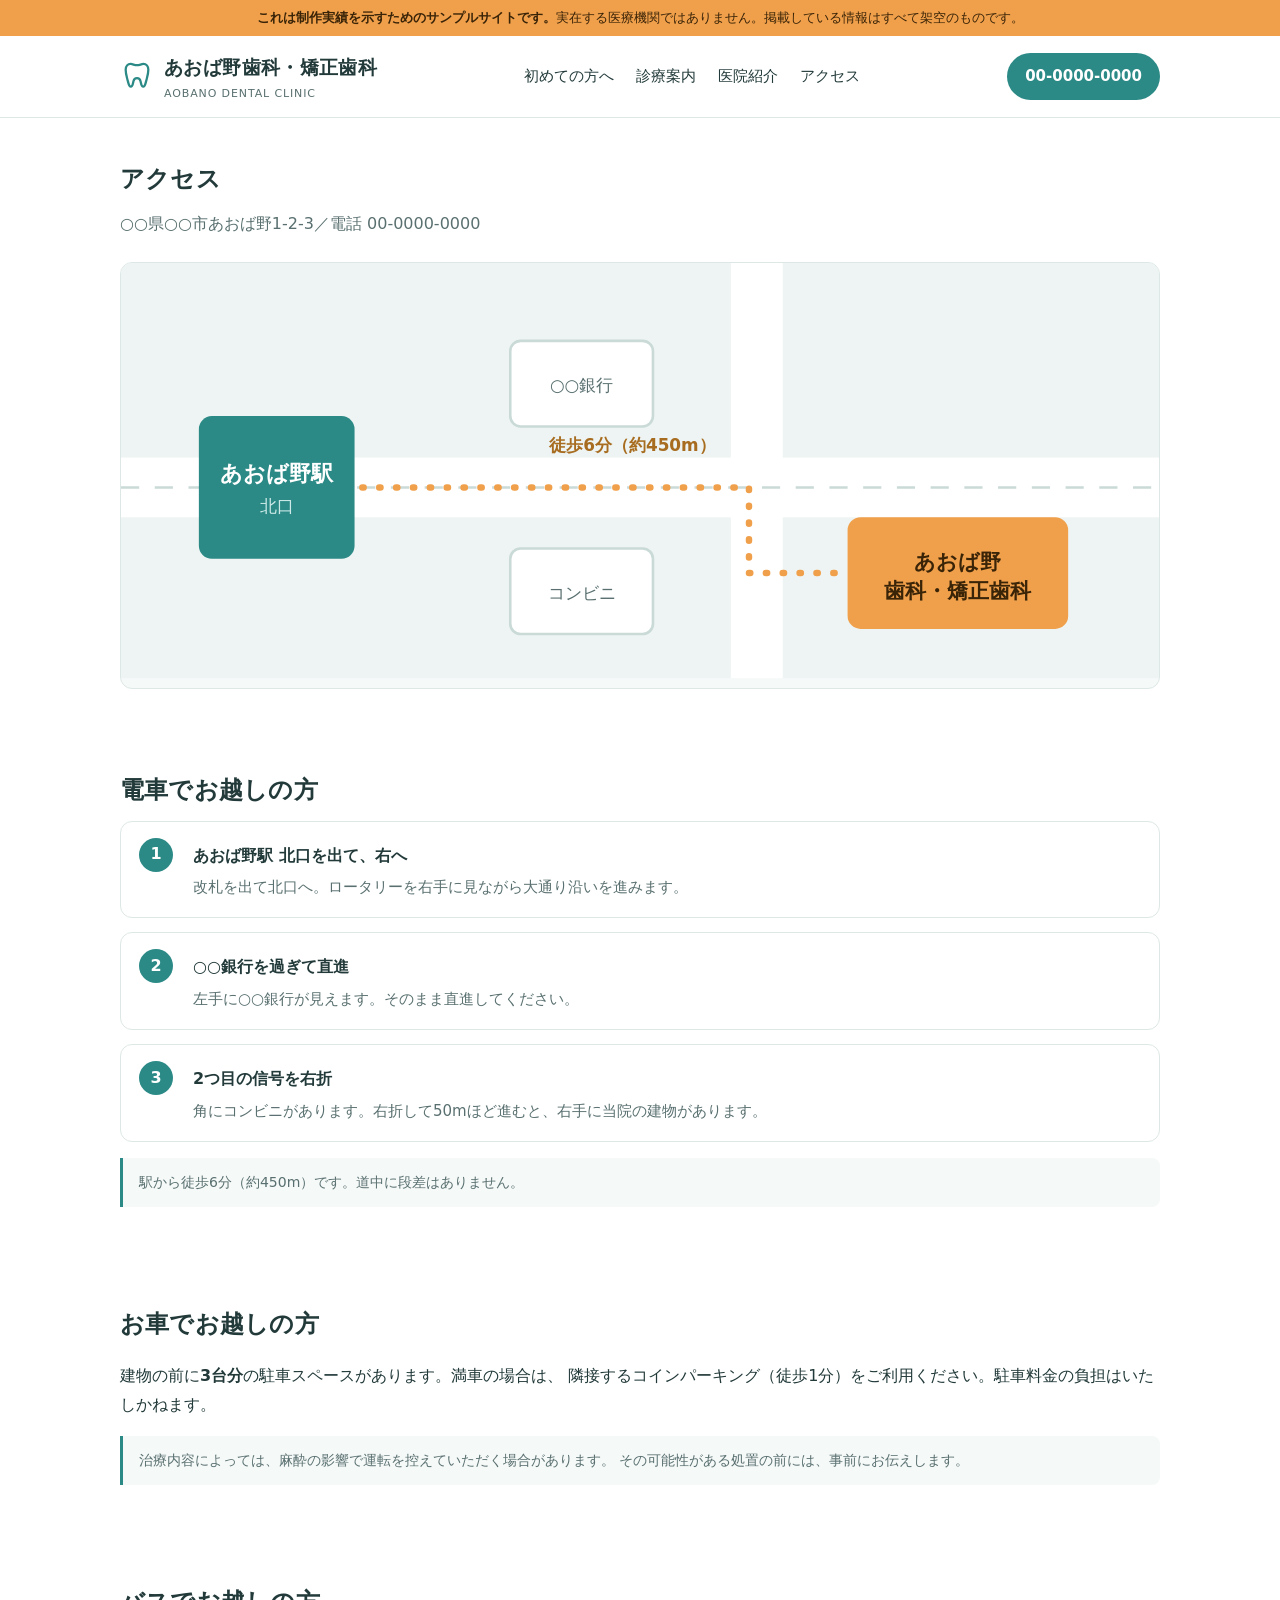
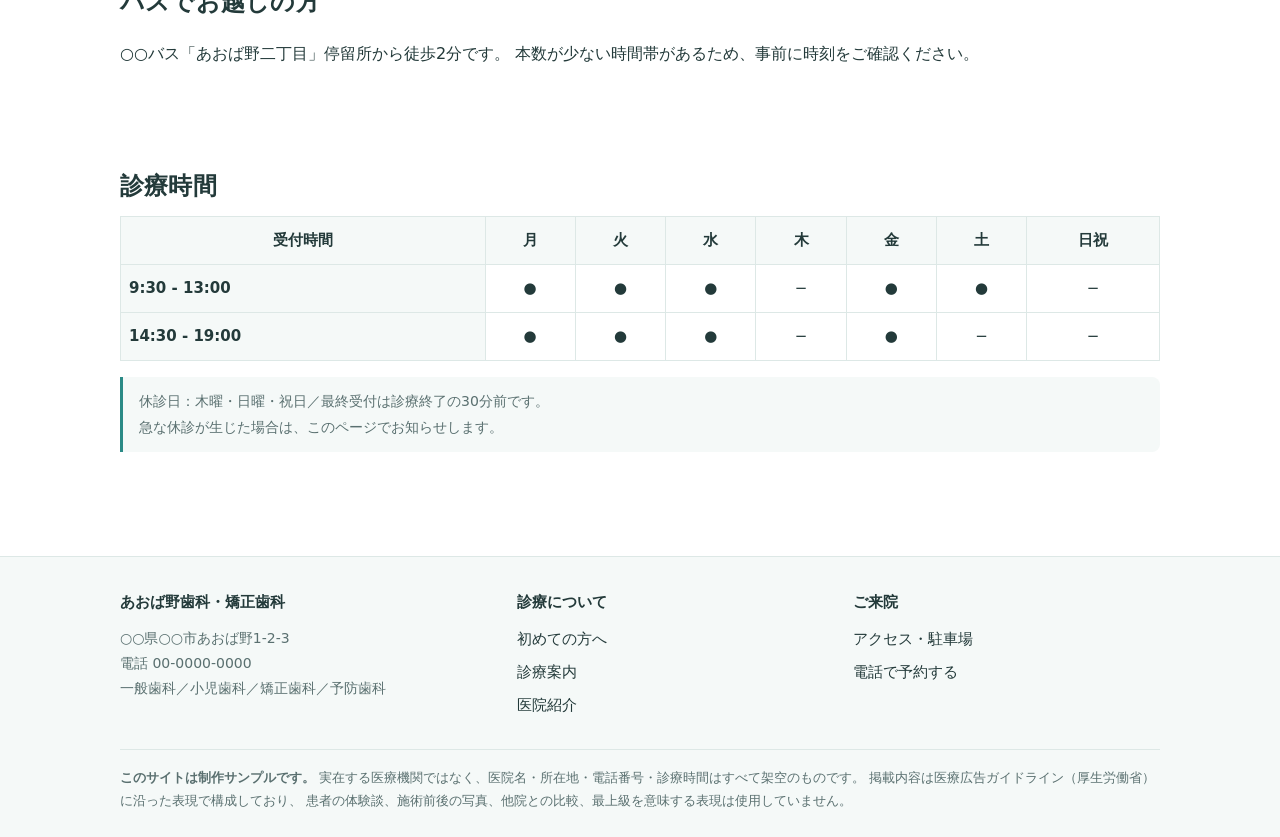
<file: access.html>
<!doctype html>
<html lang="ja">
<head>
<meta charset="utf-8">
<meta name="robots" content="noindex, nofollow">
<meta name="viewport" content="width=device-width, initial-scale=1">
<title>アクセス・駐車場｜あおば野歯科・矯正歯科（制作サンプル）</title>
<meta name="description" content="最寄り駅からの経路、駐車場、バスでお越しの方への案内です。歯科医院サイトの制作サンプルです。実在の医療機関ではありません。">
<link rel="stylesheet" href="assets/style.css">
</head>
<body>

<div class="demo-banner">
  これは制作実績を示すためのサンプルサイトです。<span>実在する医療機関ではありません。掲載している情報はすべて架空のものです。</span>
</div>

<header class="site-header">
  <div class="header-inner">
    <a class="logo" href="index.html">
      <svg width="34" height="34" viewBox="0 0 24 24" fill="none" aria-hidden="true">
        <path d="M7.5 3.5C5.5 3.5 4 5.2 4 7.6c0 3 .8 5 1.6 8.2.5 2 .8 3.7 2 3.7 1.4 0 1.5-2 1.9-3.8.3-1.4.7-2.2 2.5-2.2s2.2.8 2.5 2.2c.4 1.8.5 3.8 1.9 3.8 1.2 0 1.5-1.7 2-3.7C19.2 12.6 20 10.6 20 7.6c0-2.4-1.5-4.1-3.5-4.1-1.6 0-2.6.9-4.5.9s-2.9-.9-4.5-.9Z" stroke="#2b8a86" stroke-width="1.6" stroke-linejoin="round"/>
      </svg>
      <span>
        <span class="logo-name">あおば野歯科・矯正歯科</span>
        <span class="logo-sub">AOBANO DENTAL CLINIC</span>
      </span>
    </a>
    <nav class="nav">
      <a href="first-visit.html">初めての方へ</a>
      <a href="treatment.html">診療案内</a>
      <a href="clinic.html">医院紹介</a>
      <a href="access.html">アクセス</a>
    </nav>
    <a class="header-cta" href="tel:00-0000-0000">00-0000-0000</a>
  </div>
</header>

<main class="wrap">

  <section>
    <h2>アクセス</h2>
    <p class="section-lead">
      ○○県○○市あおば野1-2-3／電話 00-0000-0000
    </p>

    <!-- 実案件では Google マップの埋め込みを入れる。
         このサンプルは架空の住所なので、地図の代わりに簡易な経路図を描いている -->
    <div style="border:1px solid var(--line);border-radius:12px;overflow:hidden;background:var(--bg-soft)">
      <svg viewBox="0 0 800 320" role="img" aria-label="あおば野駅から当院までの経路図">
        <rect width="800" height="320" fill="#eef4f3"/>
        <!-- 道路 -->
        <rect x="0" y="150" width="800" height="46" fill="#ffffff"/>
        <rect x="470" y="0" width="40" height="320" fill="#ffffff"/>
        <line x1="0" y1="173" x2="800" y2="173" stroke="#c9dad7" stroke-width="2" stroke-dasharray="14 12"/>
        <!-- 駅 -->
        <rect x="60" y="118" width="120" height="110" rx="10" fill="#2b8a86"/>
        <text x="120" y="168" text-anchor="middle" fill="#fff" font-size="17" font-weight="700">あおば野駅</text>
        <text x="120" y="192" text-anchor="middle" fill="#cdeae8" font-size="13">北口</text>
        <!-- 目印 -->
        <rect x="300" y="60" width="110" height="66" rx="8" fill="#ffffff" stroke="#c9dad7" stroke-width="2"/>
        <text x="355" y="99" text-anchor="middle" fill="#5a7070" font-size="13">○○銀行</text>
        <rect x="300" y="220" width="110" height="66" rx="8" fill="#ffffff" stroke="#c9dad7" stroke-width="2"/>
        <text x="355" y="259" text-anchor="middle" fill="#5a7070" font-size="13">コンビニ</text>
        <!-- 当院 -->
        <rect x="560" y="196" width="170" height="86" rx="10" fill="#f0a04b"/>
        <text x="645" y="236" text-anchor="middle" fill="#3a2408" font-size="16" font-weight="700">あおば野</text>
        <text x="645" y="258" text-anchor="middle" fill="#3a2408" font-size="16" font-weight="700">歯科・矯正歯科</text>
        <!-- 経路 -->
        <path d="M186 173 L484 173 L484 239 L556 239" fill="none" stroke="#f0a04b" stroke-width="5"
              stroke-linecap="round" stroke-dasharray="1 12"/>
        <text x="330" y="145" fill="#a76c1f" font-size="13" font-weight="700">徒歩6分（約450m）</text>
      </svg>
    </div>
  </section>

  <section>
    <h2>電車でお越しの方</h2>
    <div class="steps">
      <div class="step">
        <div class="step-no"></div>
        <div>
          <h3>あおば野駅 北口を出て、右へ</h3>
          <p>改札を出て北口へ。ロータリーを右手に見ながら大通り沿いを進みます。</p>
        </div>
      </div>
      <div class="step">
        <div class="step-no"></div>
        <div>
          <h3>○○銀行を過ぎて直進</h3>
          <p>左手に○○銀行が見えます。そのまま直進してください。</p>
        </div>
      </div>
      <div class="step">
        <div class="step-no"></div>
        <div>
          <h3>2つ目の信号を右折</h3>
          <p>角にコンビニがあります。右折して50mほど進むと、右手に当院の建物があります。</p>
        </div>
      </div>
    </div>
    <p class="note">
      駅から徒歩6分（約450m）です。道中に段差はありません。
    </p>
  </section>

  <section>
    <h2>お車でお越しの方</h2>
    <p>
      建物の前に<strong>3台分</strong>の駐車スペースがあります。満車の場合は、
      隣接するコインパーキング（徒歩1分）をご利用ください。駐車料金の負担はいたしかねます。
    </p>
    <p class="note">
      治療内容によっては、麻酔の影響で運転を控えていただく場合があります。
      その可能性がある処置の前には、事前にお伝えします。
    </p>
  </section>

  <section>
    <h2>バスでお越しの方</h2>
    <p>
      ○○バス「あおば野二丁目」停留所から徒歩2分です。
      本数が少ない時間帯があるため、事前に時刻をご確認ください。
    </p>
  </section>

  <section>
    <h2>診療時間</h2>
    <div class="table-scroll">
      <table class="hours">
        <thead>
          <tr><th>受付時間</th><th>月</th><th>火</th><th>水</th><th>木</th><th>金</th><th>土</th><th>日祝</th></tr>
        </thead>
        <tbody>
          <tr><td class="time">9:30 - 13:00</td><td>●</td><td>●</td><td>●</td><td>−</td><td>●</td><td>●</td><td>−</td></tr>
          <tr><td class="time">14:30 - 19:00</td><td>●</td><td>●</td><td>●</td><td>−</td><td>●</td><td>−</td><td>−</td></tr>
        </tbody>
      </table>
    </div>
    <p class="note">
      休診日：木曜・日曜・祝日／最終受付は診療終了の30分前です。<br>
      急な休診が生じた場合は、このページでお知らせします。
    </p>
  </section>

</main>

<footer class="site-footer">
  <div class="wrap">
    <div class="footer-cols">
      <div>
        <h3>あおば野歯科・矯正歯科</h3>
        <p style="margin:0;color:var(--ink-soft);font-size:14px">
          ○○県○○市あおば野1-2-3<br>
          電話 00-0000-0000<br>
          一般歯科／小児歯科／矯正歯科／予防歯科
        </p>
      </div>
      <div>
        <h3>診療について</h3>
        <a href="first-visit.html">初めての方へ</a>
        <a href="treatment.html">診療案内</a>
        <a href="clinic.html">医院紹介</a>
      </div>
      <div>
        <h3>ご来院</h3>
        <a href="access.html">アクセス・駐車場</a>
        <a href="tel:00-0000-0000">電話で予約する</a>
      </div>
    </div>
    <div class="footer-note">
      <strong>このサイトは制作サンプルです。</strong>
      実在する医療機関ではなく、医院名・所在地・電話番号・診療時間はすべて架空のものです。
      掲載内容は医療広告ガイドライン（厚生労働省）に沿った表現で構成しており、
      患者の体験談、施術前後の写真、他院との比較、最上級を意味する表現は使用していません。
    </div>
  </div>
</footer>

</body>
</html>
</file>
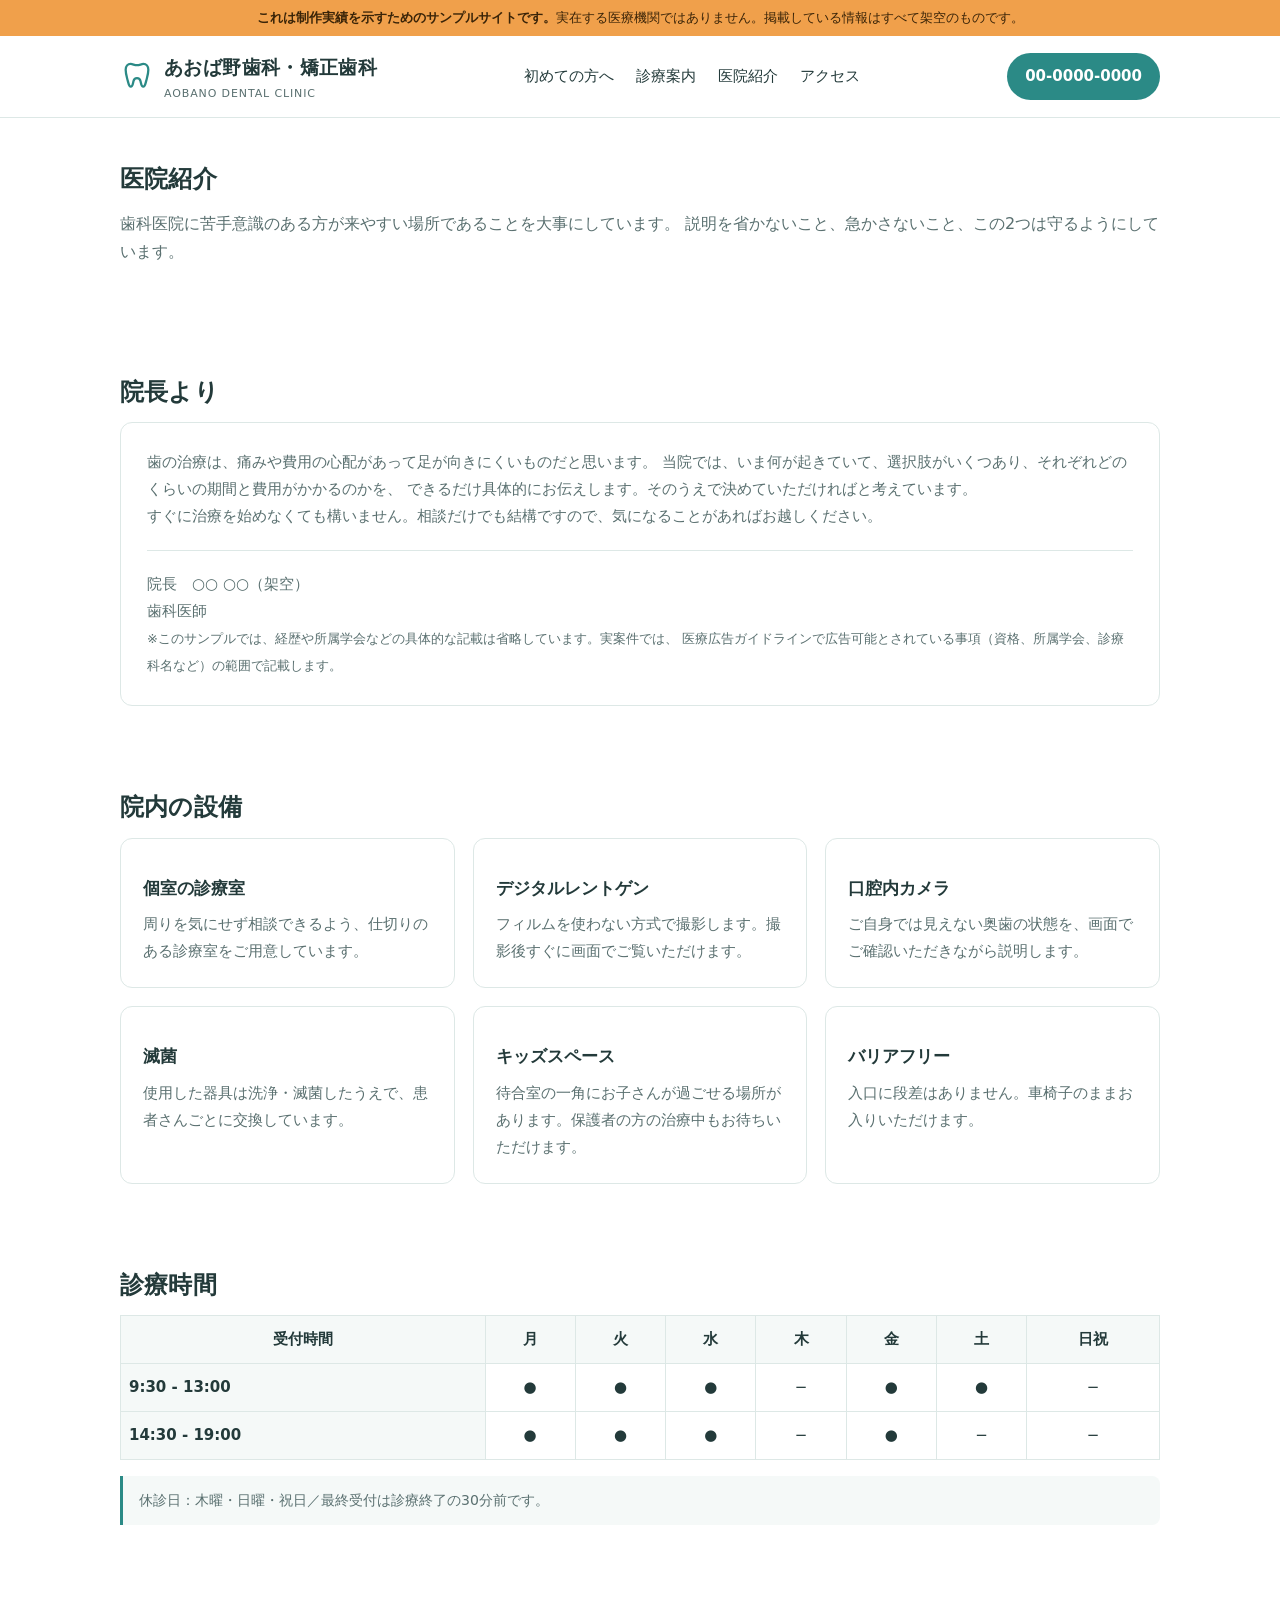
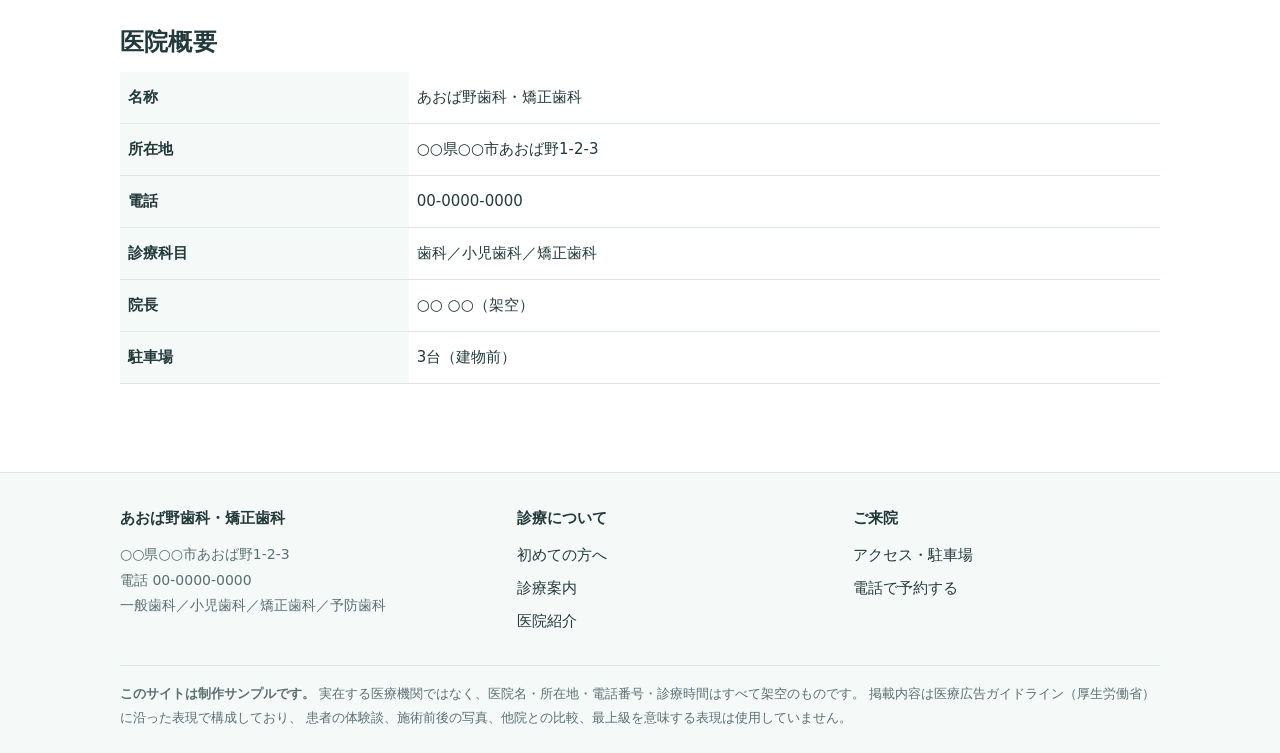
<file: clinic.html>
<!doctype html>
<html lang="ja">
<head>
<meta charset="utf-8">
<meta name="robots" content="noindex, nofollow">
<meta name="viewport" content="width=device-width, initial-scale=1">
<title>医院紹介｜あおば野歯科・矯正歯科（制作サンプル）</title>
<meta name="description" content="院内の設備と、通いやすさのための配慮をご紹介します。歯科医院サイトの制作サンプルです。実在の医療機関ではありません。">
<link rel="stylesheet" href="assets/style.css">
</head>
<body>

<div class="demo-banner">
  これは制作実績を示すためのサンプルサイトです。<span>実在する医療機関ではありません。掲載している情報はすべて架空のものです。</span>
</div>

<header class="site-header">
  <div class="header-inner">
    <a class="logo" href="index.html">
      <svg width="34" height="34" viewBox="0 0 24 24" fill="none" aria-hidden="true">
        <path d="M7.5 3.5C5.5 3.5 4 5.2 4 7.6c0 3 .8 5 1.6 8.2.5 2 .8 3.7 2 3.7 1.4 0 1.5-2 1.9-3.8.3-1.4.7-2.2 2.5-2.2s2.2.8 2.5 2.2c.4 1.8.5 3.8 1.9 3.8 1.2 0 1.5-1.7 2-3.7C19.2 12.6 20 10.6 20 7.6c0-2.4-1.5-4.1-3.5-4.1-1.6 0-2.6.9-4.5.9s-2.9-.9-4.5-.9Z" stroke="#2b8a86" stroke-width="1.6" stroke-linejoin="round"/>
      </svg>
      <span>
        <span class="logo-name">あおば野歯科・矯正歯科</span>
        <span class="logo-sub">AOBANO DENTAL CLINIC</span>
      </span>
    </a>
    <nav class="nav">
      <a href="first-visit.html">初めての方へ</a>
      <a href="treatment.html">診療案内</a>
      <a href="clinic.html">医院紹介</a>
      <a href="access.html">アクセス</a>
    </nav>
    <a class="header-cta" href="tel:00-0000-0000">00-0000-0000</a>
  </div>
</header>

<main class="wrap">

  <section>
    <h2>医院紹介</h2>
    <p class="section-lead">
      歯科医院に苦手意識のある方が来やすい場所であることを大事にしています。
      説明を省かないこと、急かさないこと、この2つは守るようにしています。
    </p>
  </section>

  <!-- 医療広告ガイドライン上、経歴は客観的な事実（資格・所属学会）に限る。
       「症例数No.1」「名医」などの表現は使えない。
       院長の顔写真も、サンプルではフリー素材の人物を置かない
       （その人が医師だと誤認されるため）。 -->
  <section>
    <h2>院長より</h2>
    <div class="card" style="padding:26px">
      <p style="margin-top:0">
        歯の治療は、痛みや費用の心配があって足が向きにくいものだと思います。
        当院では、いま何が起きていて、選択肢がいくつあり、それぞれどのくらいの期間と費用がかかるのかを、
        できるだけ具体的にお伝えします。そのうえで決めていただければと考えています。
      </p>
      <p style="margin-bottom:0">
        すぐに治療を始めなくても構いません。相談だけでも結構ですので、気になることがあればお越しください。
      </p>
      <hr style="border:none;border-top:1px solid var(--line);margin:20px 0">
      <p style="margin:0;font-size:15px;color:var(--ink-soft)">
        院長　○○ ○○（架空）<br>
        歯科医師<br>
        <span style="font-size:13px">※このサンプルでは、経歴や所属学会などの具体的な記載は省略しています。実案件では、
        医療広告ガイドラインで広告可能とされている事項（資格、所属学会、診療科名など）の範囲で記載します。</span>
      </p>
    </div>
  </section>

  <section>
    <h2>院内の設備</h2>
    <div class="cards">
      <div class="card">
        <h3>個室の診療室</h3>
        <p>周りを気にせず相談できるよう、仕切りのある診療室をご用意しています。</p>
      </div>
      <div class="card">
        <h3>デジタルレントゲン</h3>
        <p>フィルムを使わない方式で撮影します。撮影後すぐに画面でご覧いただけます。</p>
      </div>
      <div class="card">
        <h3>口腔内カメラ</h3>
        <p>ご自身では見えない奥歯の状態を、画面でご確認いただきながら説明します。</p>
      </div>
      <div class="card">
        <h3>滅菌</h3>
        <p>使用した器具は洗浄・滅菌したうえで、患者さんごとに交換しています。</p>
      </div>
      <div class="card">
        <h3>キッズスペース</h3>
        <p>待合室の一角にお子さんが過ごせる場所があります。保護者の方の治療中もお待ちいただけます。</p>
      </div>
      <div class="card">
        <h3>バリアフリー</h3>
        <p>入口に段差はありません。車椅子のままお入りいただけます。</p>
      </div>
    </div>
  </section>

  <section>
    <h2>診療時間</h2>
    <div class="table-scroll">
      <table class="hours">
        <thead>
          <tr><th>受付時間</th><th>月</th><th>火</th><th>水</th><th>木</th><th>金</th><th>土</th><th>日祝</th></tr>
        </thead>
        <tbody>
          <tr><td class="time">9:30 - 13:00</td><td>●</td><td>●</td><td>●</td><td>−</td><td>●</td><td>●</td><td>−</td></tr>
          <tr><td class="time">14:30 - 19:00</td><td>●</td><td>●</td><td>●</td><td>−</td><td>●</td><td>−</td><td>−</td></tr>
        </tbody>
      </table>
    </div>
    <p class="note">
      休診日：木曜・日曜・祝日／最終受付は診療終了の30分前です。
    </p>
  </section>

  <section>
    <h2>医院概要</h2>
    <div class="table-scroll">
      <table class="fees">
        <tbody>
          <tr><th>名称</th><td>あおば野歯科・矯正歯科</td></tr>
          <tr><th>所在地</th><td>○○県○○市あおば野1-2-3</td></tr>
          <tr><th>電話</th><td>00-0000-0000</td></tr>
          <tr><th>診療科目</th><td>歯科／小児歯科／矯正歯科</td></tr>
          <tr><th>院長</th><td>○○ ○○（架空）</td></tr>
          <tr><th>駐車場</th><td>3台（建物前）</td></tr>
        </tbody>
      </table>
    </div>
  </section>

</main>

<footer class="site-footer">
  <div class="wrap">
    <div class="footer-cols">
      <div>
        <h3>あおば野歯科・矯正歯科</h3>
        <p style="margin:0;color:var(--ink-soft);font-size:14px">
          ○○県○○市あおば野1-2-3<br>
          電話 00-0000-0000<br>
          一般歯科／小児歯科／矯正歯科／予防歯科
        </p>
      </div>
      <div>
        <h3>診療について</h3>
        <a href="first-visit.html">初めての方へ</a>
        <a href="treatment.html">診療案内</a>
        <a href="clinic.html">医院紹介</a>
      </div>
      <div>
        <h3>ご来院</h3>
        <a href="access.html">アクセス・駐車場</a>
        <a href="tel:00-0000-0000">電話で予約する</a>
      </div>
    </div>
    <div class="footer-note">
      <strong>このサイトは制作サンプルです。</strong>
      実在する医療機関ではなく、医院名・所在地・電話番号・診療時間はすべて架空のものです。
      掲載内容は医療広告ガイドライン（厚生労働省）に沿った表現で構成しており、
      患者の体験談、施術前後の写真、他院との比較、最上級を意味する表現は使用していません。
    </div>
  </div>
</footer>

</body>
</html>
</file>
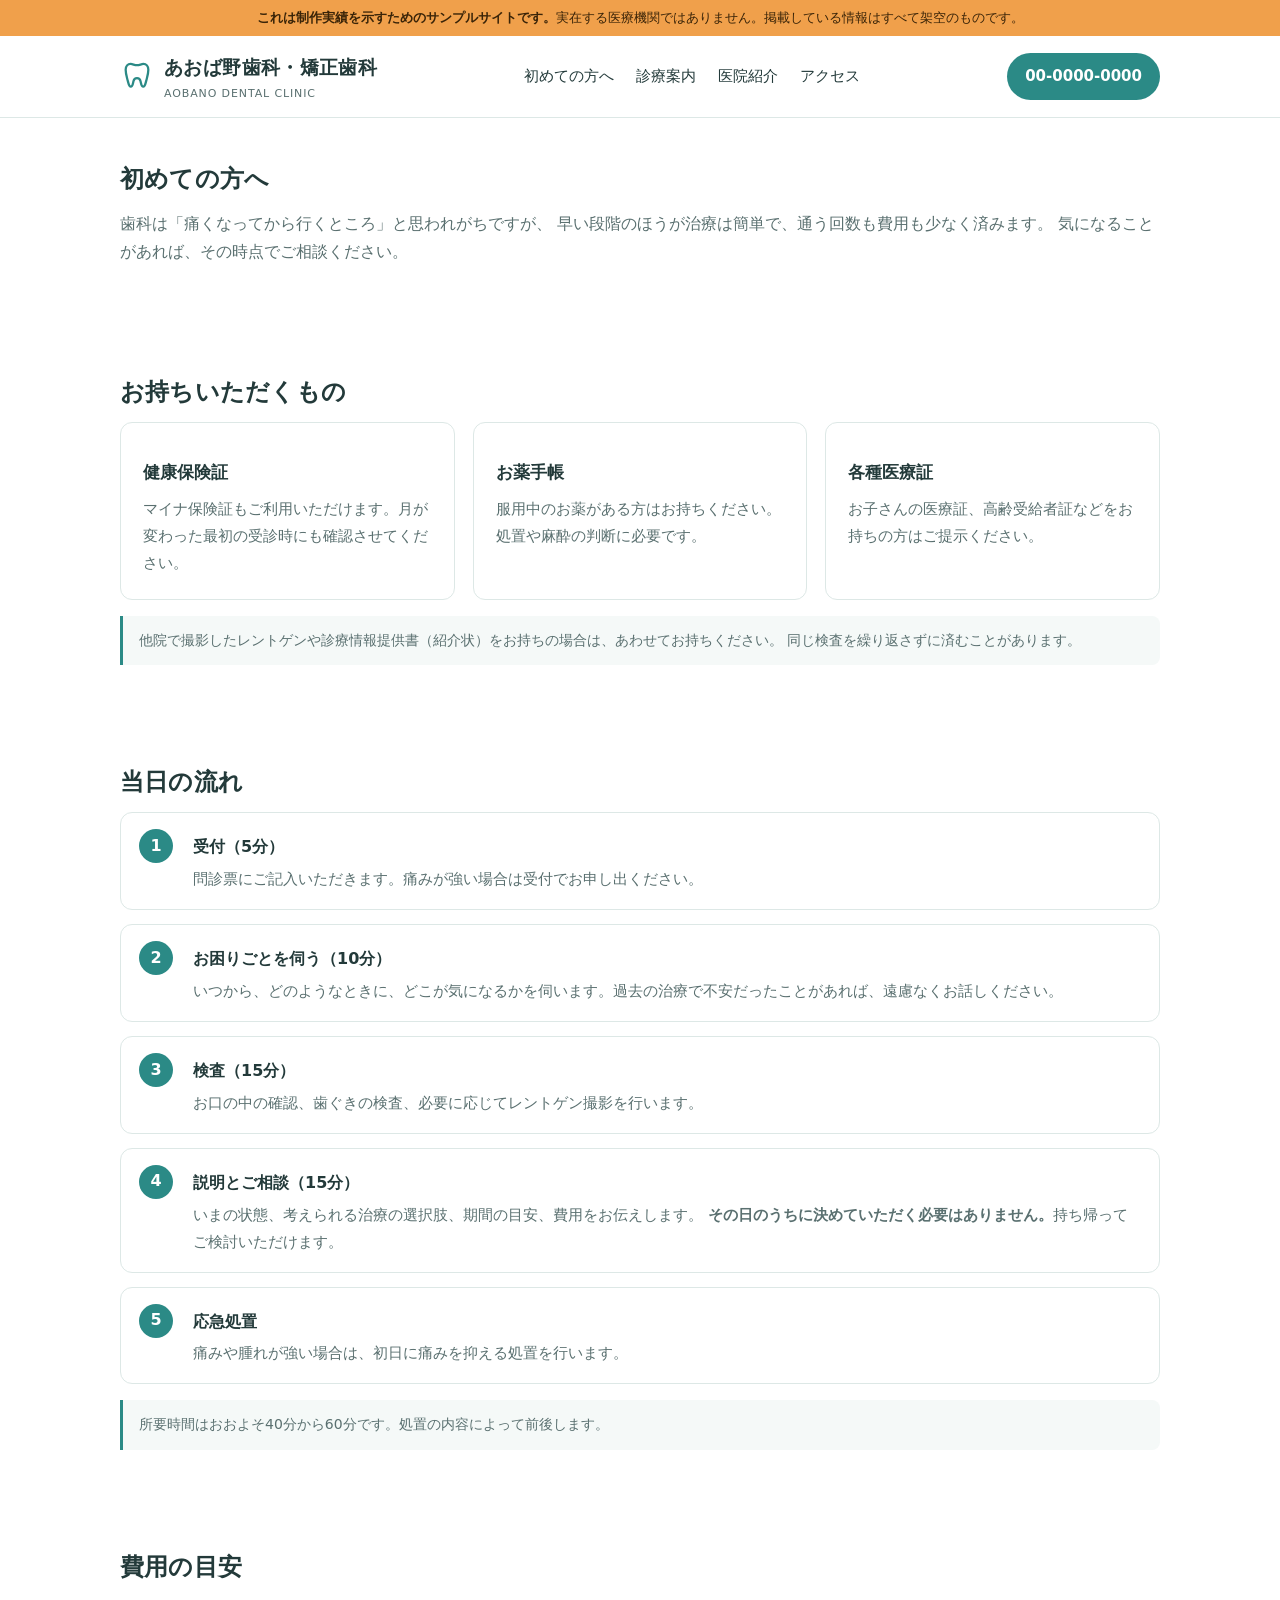
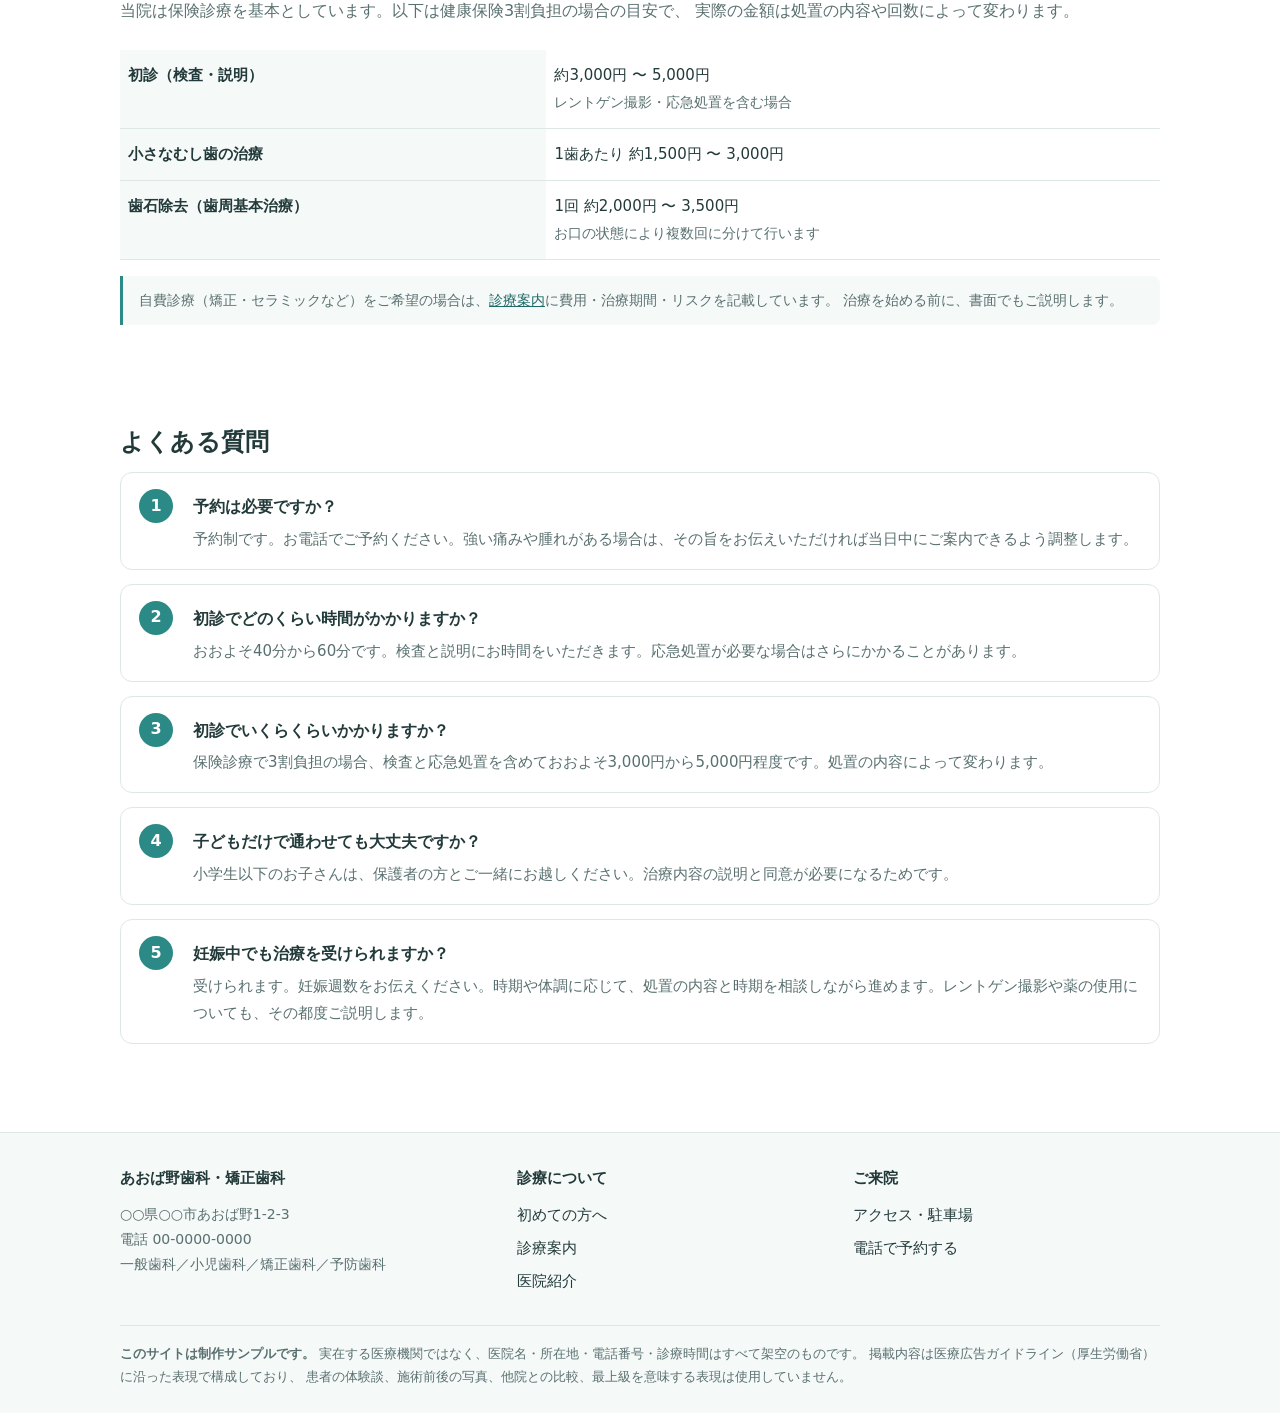
<file: first-visit.html>
<!doctype html>
<html lang="ja">
<head>
<meta charset="utf-8">
<meta name="robots" content="noindex, nofollow">
<meta name="viewport" content="width=device-width, initial-scale=1">
<title>初めての方へ｜あおば野歯科・矯正歯科（制作サンプル）</title>
<meta name="description" content="初診の流れ、持ち物、費用の目安をご案内します。歯科医院サイトの制作サンプルです。実在の医療機関ではありません。">
<link rel="stylesheet" href="assets/style.css">
<!-- よくある質問は FAQPage で構造化する。検索結果に質問がそのまま出ることがあり、
     電話での問い合わせを減らす効果が見込める。
     **表示していない内容を構造化データだけに書くのは規約違反**なので、
     ページ上のQ&Aと1対1で揃えている。 -->
<script type="application/ld+json">
{
  "@context": "https://schema.org",
  "@type": "FAQPage",
  "mainEntity": [
    {
      "@type": "Question",
      "name": "予約は必要ですか？",
      "acceptedAnswer": { "@type": "Answer", "text": "予約制です。お電話でご予約ください。強い痛みや腫れがある場合は、その旨をお伝えいただければ当日中にご案内できるよう調整します。" }
    },
    {
      "@type": "Question",
      "name": "初診でどのくらい時間がかかりますか？",
      "acceptedAnswer": { "@type": "Answer", "text": "おおよそ40分から60分です。検査と説明にお時間をいただきます。応急処置が必要な場合はさらにかかることがあります。" }
    },
    {
      "@type": "Question",
      "name": "初診でいくらくらいかかりますか？",
      "acceptedAnswer": { "@type": "Answer", "text": "保険診療で3割負担の場合、検査と応急処置を含めておおよそ3,000円から5,000円程度です。処置の内容によって変わります。" }
    },
    {
      "@type": "Question",
      "name": "子どもだけで通わせても大丈夫ですか？",
      "acceptedAnswer": { "@type": "Answer", "text": "小学生以下のお子さんは、保護者の方とご一緒にお越しください。治療内容の説明と同意が必要になるためです。" }
    },
    {
      "@type": "Question",
      "name": "妊娠中でも治療を受けられますか？",
      "acceptedAnswer": { "@type": "Answer", "text": "受けられます。妊娠週数をお伝えください。時期や体調に応じて、処置の内容と時期を相談しながら進めます。レントゲン撮影や薬の使用についても、その都度ご説明します。" }
    }
  ]
}
</script>
</head>
<body>

<div class="demo-banner">
  これは制作実績を示すためのサンプルサイトです。<span>実在する医療機関ではありません。掲載している情報はすべて架空のものです。</span>
</div>

<header class="site-header">
  <div class="header-inner">
    <a class="logo" href="index.html">
      <svg width="34" height="34" viewBox="0 0 24 24" fill="none" aria-hidden="true">
        <path d="M7.5 3.5C5.5 3.5 4 5.2 4 7.6c0 3 .8 5 1.6 8.2.5 2 .8 3.7 2 3.7 1.4 0 1.5-2 1.9-3.8.3-1.4.7-2.2 2.5-2.2s2.2.8 2.5 2.2c.4 1.8.5 3.8 1.9 3.8 1.2 0 1.5-1.7 2-3.7C19.2 12.6 20 10.6 20 7.6c0-2.4-1.5-4.1-3.5-4.1-1.6 0-2.6.9-4.5.9s-2.9-.9-4.5-.9Z" stroke="#2b8a86" stroke-width="1.6" stroke-linejoin="round"/>
      </svg>
      <span>
        <span class="logo-name">あおば野歯科・矯正歯科</span>
        <span class="logo-sub">AOBANO DENTAL CLINIC</span>
      </span>
    </a>
    <nav class="nav">
      <a href="first-visit.html">初めての方へ</a>
      <a href="treatment.html">診療案内</a>
      <a href="clinic.html">医院紹介</a>
      <a href="access.html">アクセス</a>
    </nav>
    <a class="header-cta" href="tel:00-0000-0000">00-0000-0000</a>
  </div>
</header>

<main class="wrap">

  <section>
    <h2>初めての方へ</h2>
    <p class="section-lead">
      歯科は「痛くなってから行くところ」と思われがちですが、
      早い段階のほうが治療は簡単で、通う回数も費用も少なく済みます。
      気になることがあれば、その時点でご相談ください。
    </p>
  </section>

  <section>
    <h2>お持ちいただくもの</h2>
    <div class="cards">
      <div class="card">
        <h3>健康保険証</h3>
        <p>マイナ保険証もご利用いただけます。月が変わった最初の受診時にも確認させてください。</p>
      </div>
      <div class="card">
        <h3>お薬手帳</h3>
        <p>服用中のお薬がある方はお持ちください。処置や麻酔の判断に必要です。</p>
      </div>
      <div class="card">
        <h3>各種医療証</h3>
        <p>お子さんの医療証、高齢受給者証などをお持ちの方はご提示ください。</p>
      </div>
    </div>
    <p class="note">
      他院で撮影したレントゲンや診療情報提供書（紹介状）をお持ちの場合は、あわせてお持ちください。
      同じ検査を繰り返さずに済むことがあります。
    </p>
  </section>

  <section>
    <h2>当日の流れ</h2>
    <div class="steps">
      <div class="step">
        <div class="step-no"></div>
        <div>
          <h3>受付（5分）</h3>
          <p>問診票にご記入いただきます。痛みが強い場合は受付でお申し出ください。</p>
        </div>
      </div>
      <div class="step">
        <div class="step-no"></div>
        <div>
          <h3>お困りごとを伺う（10分）</h3>
          <p>いつから、どのようなときに、どこが気になるかを伺います。過去の治療で不安だったことがあれば、遠慮なくお話しください。</p>
        </div>
      </div>
      <div class="step">
        <div class="step-no"></div>
        <div>
          <h3>検査（15分）</h3>
          <p>お口の中の確認、歯ぐきの検査、必要に応じてレントゲン撮影を行います。</p>
        </div>
      </div>
      <div class="step">
        <div class="step-no"></div>
        <div>
          <h3>説明とご相談（15分）</h3>
          <p>
            いまの状態、考えられる治療の選択肢、期間の目安、費用をお伝えします。
            <strong>その日のうちに決めていただく必要はありません。</strong>持ち帰ってご検討いただけます。
          </p>
        </div>
      </div>
      <div class="step">
        <div class="step-no"></div>
        <div>
          <h3>応急処置</h3>
          <p>痛みや腫れが強い場合は、初日に痛みを抑える処置を行います。</p>
        </div>
      </div>
    </div>
    <p class="note">
      所要時間はおおよそ40分から60分です。処置の内容によって前後します。
    </p>
  </section>

  <section>
    <h2>費用の目安</h2>
    <p class="section-lead">
      当院は保険診療を基本としています。以下は健康保険3割負担の場合の目安で、
      実際の金額は処置の内容や回数によって変わります。
    </p>
    <div class="table-scroll">
      <table class="fees">
        <tbody>
          <tr>
            <th>初診（検査・説明）</th>
            <td>約3,000円 〜 5,000円<br><span style="color:var(--ink-soft);font-size:14px">レントゲン撮影・応急処置を含む場合</span></td>
          </tr>
          <tr>
            <th>小さなむし歯の治療</th>
            <td>1歯あたり 約1,500円 〜 3,000円</td>
          </tr>
          <tr>
            <th>歯石除去（歯周基本治療）</th>
            <td>1回 約2,000円 〜 3,500円<br><span style="color:var(--ink-soft);font-size:14px">お口の状態により複数回に分けて行います</span></td>
          </tr>
        </tbody>
      </table>
    </div>
    <p class="note">
      自費診療（矯正・セラミックなど）をご希望の場合は、<a href="treatment.html">診療案内</a>に費用・治療期間・リスクを記載しています。
      治療を始める前に、書面でもご説明します。
    </p>
  </section>

  <section>
    <h2>よくある質問</h2>
    <div class="steps">
      <div class="step"><div class="step-no"></div><div>
        <h3>予約は必要ですか？</h3>
        <p>予約制です。お電話でご予約ください。強い痛みや腫れがある場合は、その旨をお伝えいただければ当日中にご案内できるよう調整します。</p>
      </div></div>
      <div class="step"><div class="step-no"></div><div>
        <h3>初診でどのくらい時間がかかりますか？</h3>
        <p>おおよそ40分から60分です。検査と説明にお時間をいただきます。応急処置が必要な場合はさらにかかることがあります。</p>
      </div></div>
      <div class="step"><div class="step-no"></div><div>
        <h3>初診でいくらくらいかかりますか？</h3>
        <p>保険診療で3割負担の場合、検査と応急処置を含めておおよそ3,000円から5,000円程度です。処置の内容によって変わります。</p>
      </div></div>
      <div class="step"><div class="step-no"></div><div>
        <h3>子どもだけで通わせても大丈夫ですか？</h3>
        <p>小学生以下のお子さんは、保護者の方とご一緒にお越しください。治療内容の説明と同意が必要になるためです。</p>
      </div></div>
      <div class="step"><div class="step-no"></div><div>
        <h3>妊娠中でも治療を受けられますか？</h3>
        <p>受けられます。妊娠週数をお伝えください。時期や体調に応じて、処置の内容と時期を相談しながら進めます。レントゲン撮影や薬の使用についても、その都度ご説明します。</p>
      </div></div>
    </div>
  </section>

</main>

<footer class="site-footer">
  <div class="wrap">
    <div class="footer-cols">
      <div>
        <h3>あおば野歯科・矯正歯科</h3>
        <p style="margin:0;color:var(--ink-soft);font-size:14px">
          ○○県○○市あおば野1-2-3<br>
          電話 00-0000-0000<br>
          一般歯科／小児歯科／矯正歯科／予防歯科
        </p>
      </div>
      <div>
        <h3>診療について</h3>
        <a href="first-visit.html">初めての方へ</a>
        <a href="treatment.html">診療案内</a>
        <a href="clinic.html">医院紹介</a>
      </div>
      <div>
        <h3>ご来院</h3>
        <a href="access.html">アクセス・駐車場</a>
        <a href="tel:00-0000-0000">電話で予約する</a>
      </div>
    </div>
    <div class="footer-note">
      <strong>このサイトは制作サンプルです。</strong>
      実在する医療機関ではなく、医院名・所在地・電話番号・診療時間はすべて架空のものです。
      掲載内容は医療広告ガイドライン（厚生労働省）に沿った表現で構成しており、
      患者の体験談、施術前後の写真、他院との比較、最上級を意味する表現は使用していません。
    </div>
  </div>
</footer>

</body>
</html>
</file>
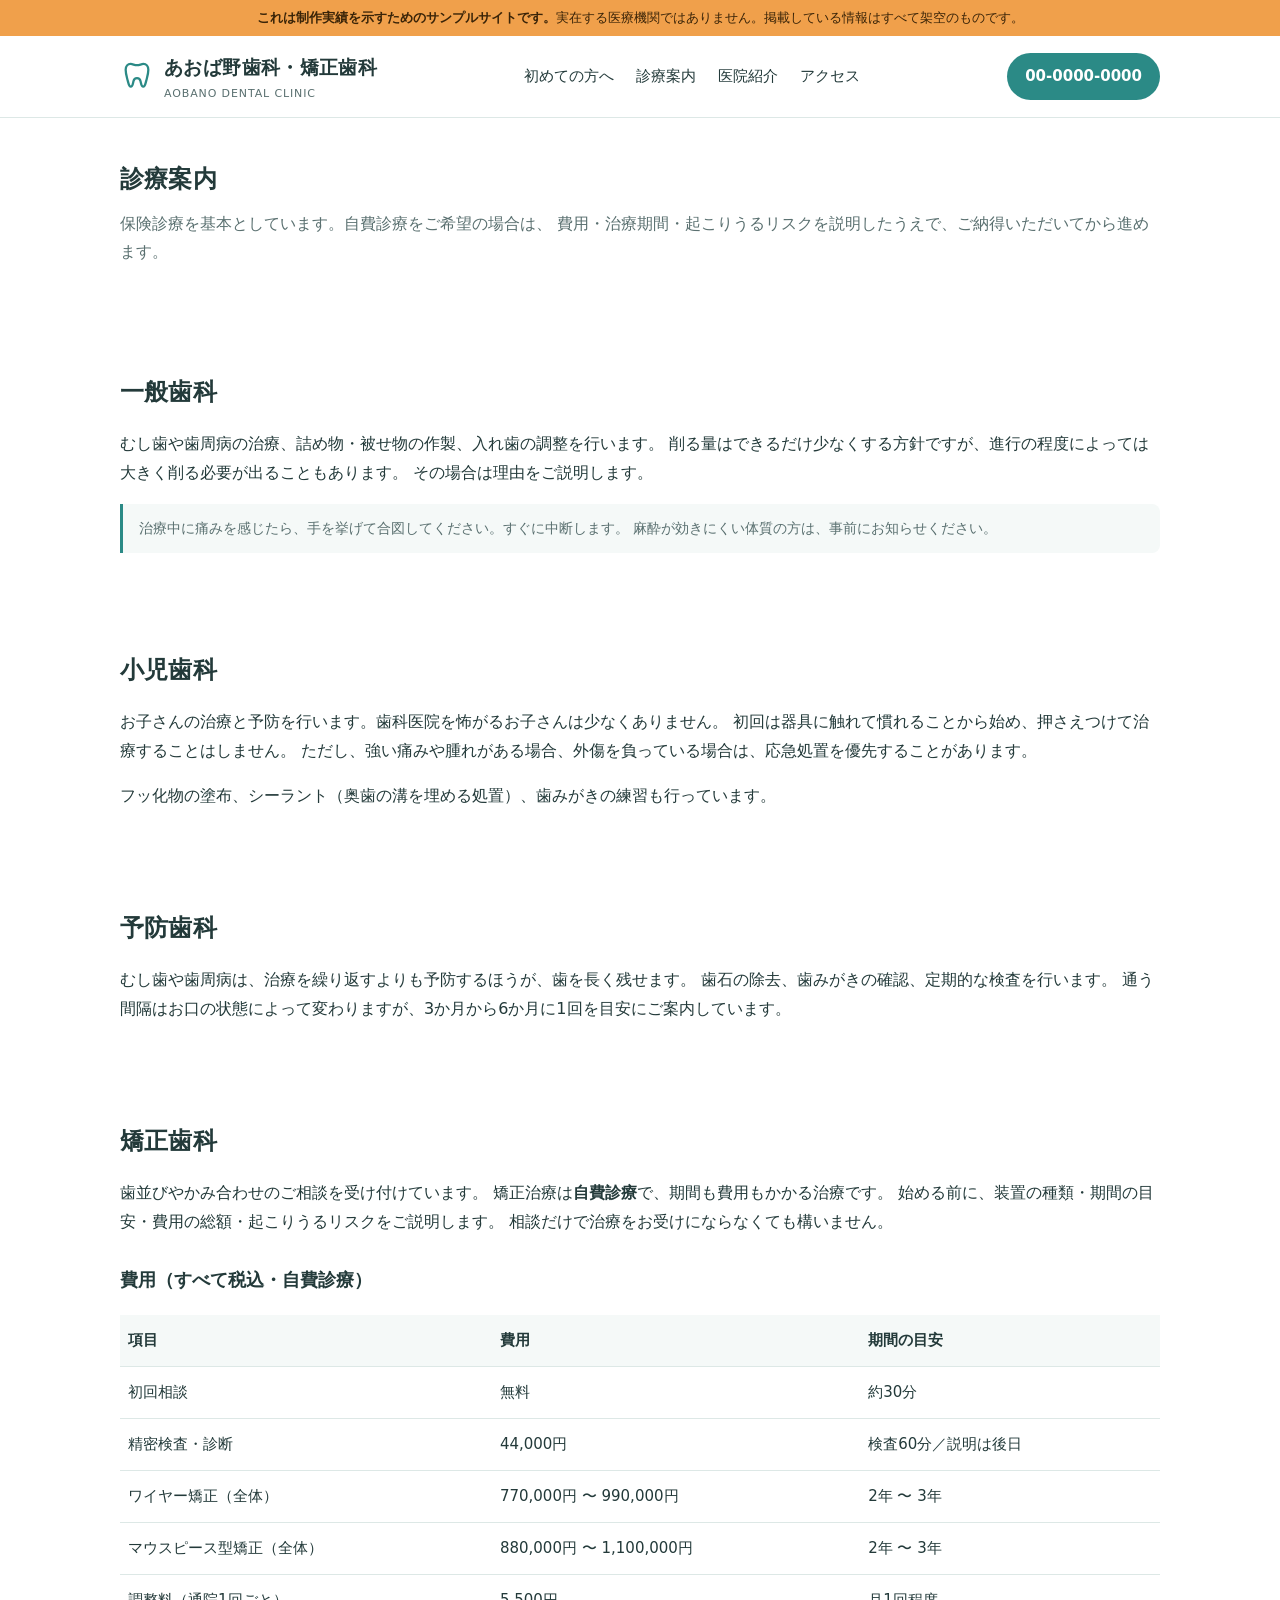
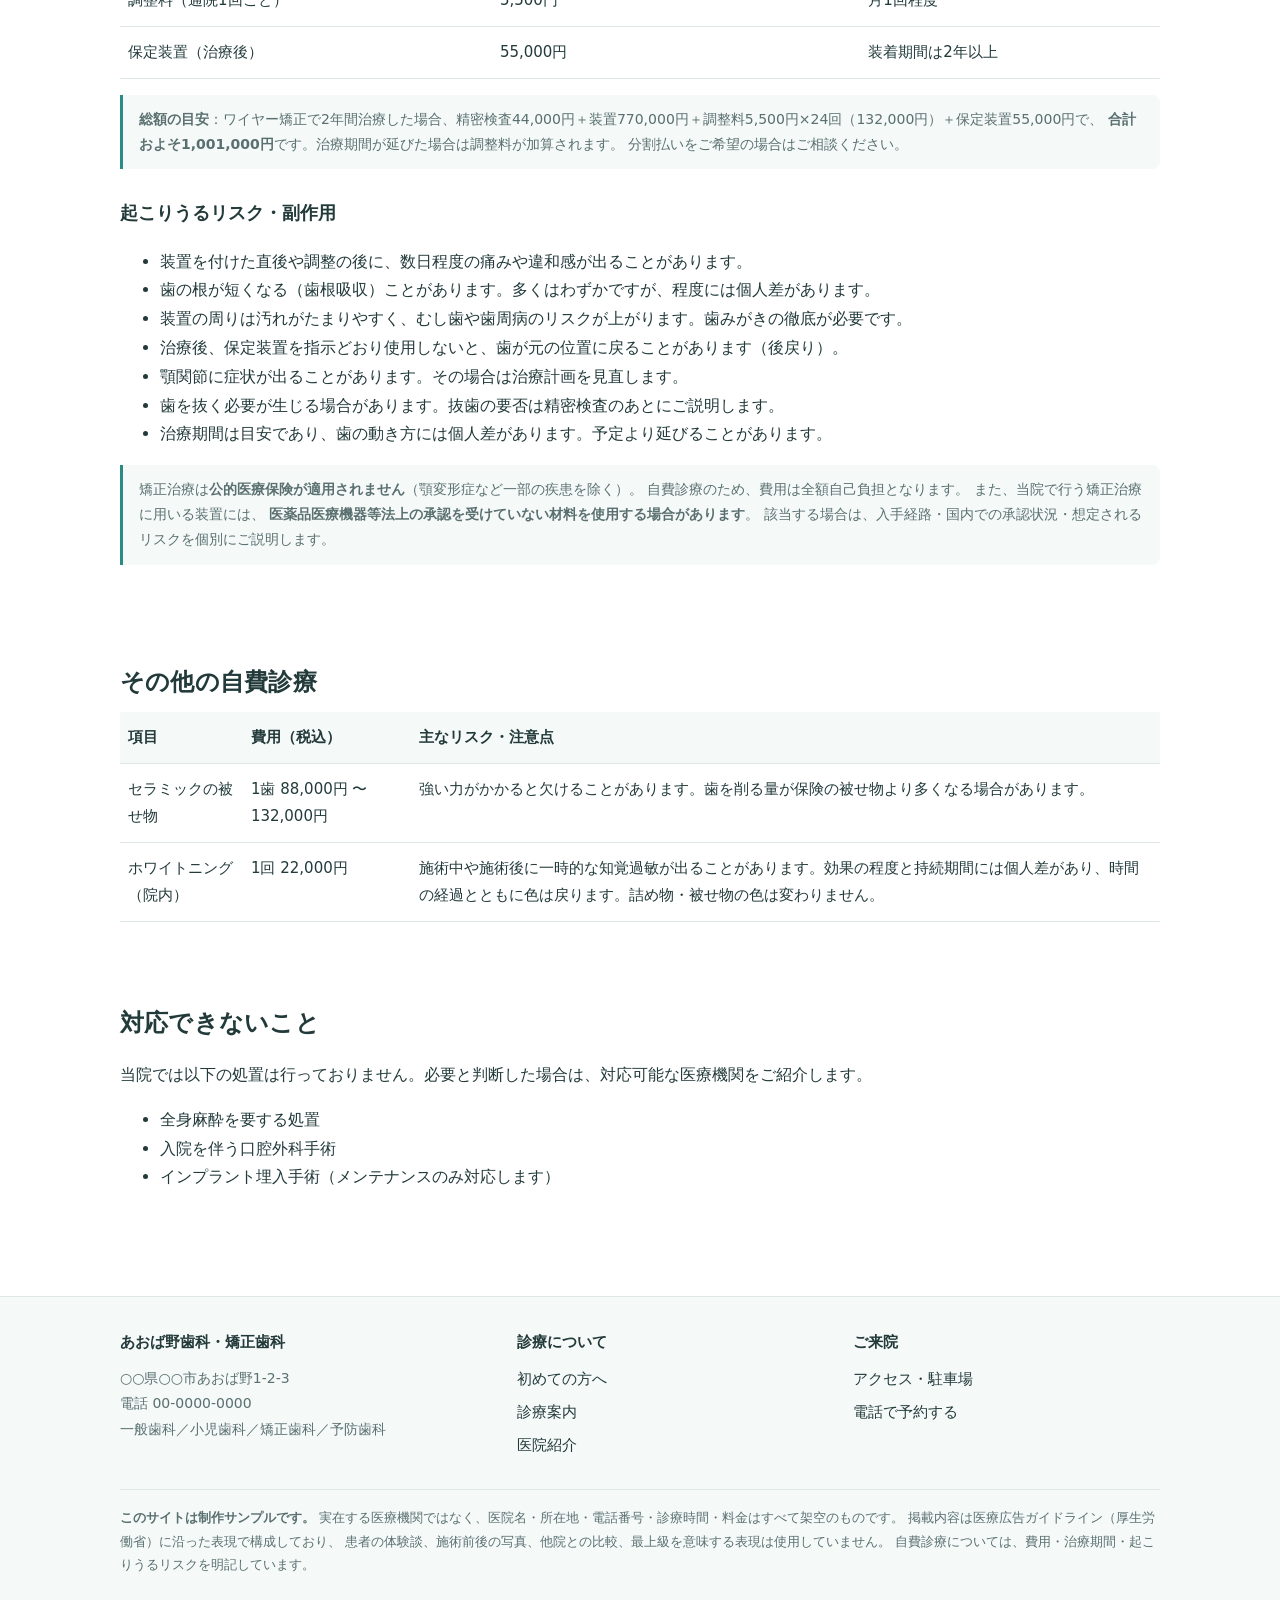
<file: treatment.html>
<!doctype html>
<html lang="ja">
<head>
<meta charset="utf-8">
<meta name="robots" content="noindex, nofollow">
<meta name="viewport" content="width=device-width, initial-scale=1">
<title>診療案内｜あおば野歯科・矯正歯科（制作サンプル）</title>
<meta name="description" content="一般歯科・小児歯科・矯正歯科・予防歯科の診療内容と、自費診療の費用・期間・リスクをご案内します。歯科医院サイトの制作サンプルです。">
<link rel="stylesheet" href="assets/style.css">
</head>
<body>

<div class="demo-banner">
  これは制作実績を示すためのサンプルサイトです。<span>実在する医療機関ではありません。掲載している情報はすべて架空のものです。</span>
</div>

<header class="site-header">
  <div class="header-inner">
    <a class="logo" href="index.html">
      <svg width="34" height="34" viewBox="0 0 24 24" fill="none" aria-hidden="true">
        <path d="M7.5 3.5C5.5 3.5 4 5.2 4 7.6c0 3 .8 5 1.6 8.2.5 2 .8 3.7 2 3.7 1.4 0 1.5-2 1.9-3.8.3-1.4.7-2.2 2.5-2.2s2.2.8 2.5 2.2c.4 1.8.5 3.8 1.9 3.8 1.2 0 1.5-1.7 2-3.7C19.2 12.6 20 10.6 20 7.6c0-2.4-1.5-4.1-3.5-4.1-1.6 0-2.6.9-4.5.9s-2.9-.9-4.5-.9Z" stroke="#2b8a86" stroke-width="1.6" stroke-linejoin="round"/>
      </svg>
      <span>
        <span class="logo-name">あおば野歯科・矯正歯科</span>
        <span class="logo-sub">AOBANO DENTAL CLINIC</span>
      </span>
    </a>
    <nav class="nav">
      <a href="first-visit.html">初めての方へ</a>
      <a href="treatment.html">診療案内</a>
      <a href="clinic.html">医院紹介</a>
      <a href="access.html">アクセス</a>
    </nav>
    <a class="header-cta" href="tel:00-0000-0000">00-0000-0000</a>
  </div>
</header>

<main class="wrap">

  <section>
    <h2>診療案内</h2>
    <p class="section-lead">
      保険診療を基本としています。自費診療をご希望の場合は、
      費用・治療期間・起こりうるリスクを説明したうえで、ご納得いただいてから進めます。
    </p>
  </section>

  <section>
    <h2>一般歯科</h2>
    <p>
      むし歯や歯周病の治療、詰め物・被せ物の作製、入れ歯の調整を行います。
      削る量はできるだけ少なくする方針ですが、進行の程度によっては大きく削る必要が出ることもあります。
      その場合は理由をご説明します。
    </p>
    <p class="note">
      治療中に痛みを感じたら、手を挙げて合図してください。すぐに中断します。
      麻酔が効きにくい体質の方は、事前にお知らせください。
    </p>
  </section>

  <section>
    <h2>小児歯科</h2>
    <p>
      お子さんの治療と予防を行います。歯科医院を怖がるお子さんは少なくありません。
      初回は器具に触れて慣れることから始め、押さえつけて治療することはしません。
      ただし、強い痛みや腫れがある場合、外傷を負っている場合は、応急処置を優先することがあります。
    </p>
    <p>
      フッ化物の塗布、シーラント（奥歯の溝を埋める処置）、歯みがきの練習も行っています。
    </p>
  </section>

  <section>
    <h2>予防歯科</h2>
    <p>
      むし歯や歯周病は、治療を繰り返すよりも予防するほうが、歯を長く残せます。
      歯石の除去、歯みがきの確認、定期的な検査を行います。
      通う間隔はお口の状態によって変わりますが、3か月から6か月に1回を目安にご案内しています。
    </p>
  </section>

  <!-- ここがガイドライン対応の見せ場。
       自費診療は「費用・期間・リスク」の3点を明記しないと医療広告として問題になる。
       効果を断定しない、他院と比較しない、体験談を載せない、も同様。 -->
  <section>
    <h2>矯正歯科</h2>
    <p>
      歯並びやかみ合わせのご相談を受け付けています。
      矯正治療は<strong>自費診療</strong>で、期間も費用もかかる治療です。
      始める前に、装置の種類・期間の目安・費用の総額・起こりうるリスクをご説明します。
      相談だけで治療をお受けにならなくても構いません。
    </p>

    <h3 style="font-size:18px;margin-top:28px">費用（すべて税込・自費診療）</h3>
    <div class="table-scroll">
      <table class="fees">
        <thead>
          <tr><th>項目</th><th>費用</th><th>期間の目安</th></tr>
        </thead>
        <tbody>
          <tr>
            <td>初回相談</td>
            <td>無料</td>
            <td>約30分</td>
          </tr>
          <tr>
            <td>精密検査・診断</td>
            <td>44,000円</td>
            <td>検査60分／説明は後日</td>
          </tr>
          <tr>
            <td>ワイヤー矯正（全体）</td>
            <td>770,000円 〜 990,000円</td>
            <td>2年 〜 3年</td>
          </tr>
          <tr>
            <td>マウスピース型矯正（全体）</td>
            <td>880,000円 〜 1,100,000円</td>
            <td>2年 〜 3年</td>
          </tr>
          <tr>
            <td>調整料（通院1回ごと）</td>
            <td>5,500円</td>
            <td>月1回程度</td>
          </tr>
          <tr>
            <td>保定装置（治療後）</td>
            <td>55,000円</td>
            <td>装着期間は2年以上</td>
          </tr>
        </tbody>
      </table>
    </div>
    <p class="note">
      <strong>総額の目安</strong>：ワイヤー矯正で2年間治療した場合、精密検査44,000円＋装置770,000円＋調整料5,500円×24回（132,000円）＋保定装置55,000円で、
      <strong>合計およそ1,001,000円</strong>です。治療期間が延びた場合は調整料が加算されます。
      分割払いをご希望の場合はご相談ください。
    </p>

    <h3 style="font-size:18px;margin-top:28px">起こりうるリスク・副作用</h3>
    <ul>
      <li>装置を付けた直後や調整の後に、数日程度の痛みや違和感が出ることがあります。</li>
      <li>歯の根が短くなる（歯根吸収）ことがあります。多くはわずかですが、程度には個人差があります。</li>
      <li>装置の周りは汚れがたまりやすく、むし歯や歯周病のリスクが上がります。歯みがきの徹底が必要です。</li>
      <li>治療後、保定装置を指示どおり使用しないと、歯が元の位置に戻ることがあります（後戻り）。</li>
      <li>顎関節に症状が出ることがあります。その場合は治療計画を見直します。</li>
      <li>歯を抜く必要が生じる場合があります。抜歯の要否は精密検査のあとにご説明します。</li>
      <li>治療期間は目安であり、歯の動き方には個人差があります。予定より延びることがあります。</li>
    </ul>
    <p class="note">
      矯正治療は<strong>公的医療保険が適用されません</strong>（顎変形症など一部の疾患を除く）。
      自費診療のため、費用は全額自己負担となります。
      また、当院で行う矯正治療に用いる装置には、
      <strong>医薬品医療機器等法上の承認を受けていない材料を使用する場合があります</strong>。
      該当する場合は、入手経路・国内での承認状況・想定されるリスクを個別にご説明します。
    </p>
  </section>

  <section>
    <h2>その他の自費診療</h2>
    <div class="table-scroll">
      <table class="fees">
        <thead>
          <tr><th>項目</th><th>費用（税込）</th><th>主なリスク・注意点</th></tr>
        </thead>
        <tbody>
          <tr>
            <td>セラミックの被せ物</td>
            <td>1歯 88,000円 〜 132,000円</td>
            <td>強い力がかかると欠けることがあります。歯を削る量が保険の被せ物より多くなる場合があります。</td>
          </tr>
          <tr>
            <td>ホワイトニング（院内）</td>
            <td>1回 22,000円</td>
            <td>施術中や施術後に一時的な知覚過敏が出ることがあります。効果の程度と持続期間には個人差があり、時間の経過とともに色は戻ります。詰め物・被せ物の色は変わりません。</td>
          </tr>
        </tbody>
      </table>
    </div>
  </section>

  <section>
    <h2>対応できないこと</h2>
    <p>
      当院では以下の処置は行っておりません。必要と判断した場合は、対応可能な医療機関をご紹介します。
    </p>
    <ul>
      <li>全身麻酔を要する処置</li>
      <li>入院を伴う口腔外科手術</li>
      <li>インプラント埋入手術（メンテナンスのみ対応します）</li>
    </ul>
  </section>

</main>

<footer class="site-footer">
  <div class="wrap">
    <div class="footer-cols">
      <div>
        <h3>あおば野歯科・矯正歯科</h3>
        <p style="margin:0;color:var(--ink-soft);font-size:14px">
          ○○県○○市あおば野1-2-3<br>
          電話 00-0000-0000<br>
          一般歯科／小児歯科／矯正歯科／予防歯科
        </p>
      </div>
      <div>
        <h3>診療について</h3>
        <a href="first-visit.html">初めての方へ</a>
        <a href="treatment.html">診療案内</a>
        <a href="clinic.html">医院紹介</a>
      </div>
      <div>
        <h3>ご来院</h3>
        <a href="access.html">アクセス・駐車場</a>
        <a href="tel:00-0000-0000">電話で予約する</a>
      </div>
    </div>
    <div class="footer-note">
      <strong>このサイトは制作サンプルです。</strong>
      実在する医療機関ではなく、医院名・所在地・電話番号・診療時間・料金はすべて架空のものです。
      掲載内容は医療広告ガイドライン（厚生労働省）に沿った表現で構成しており、
      患者の体験談、施術前後の写真、他院との比較、最上級を意味する表現は使用していません。
      自費診療については、費用・治療期間・起こりうるリスクを明記しています。
    </div>
  </div>
</footer>

</body>
</html>
</file>
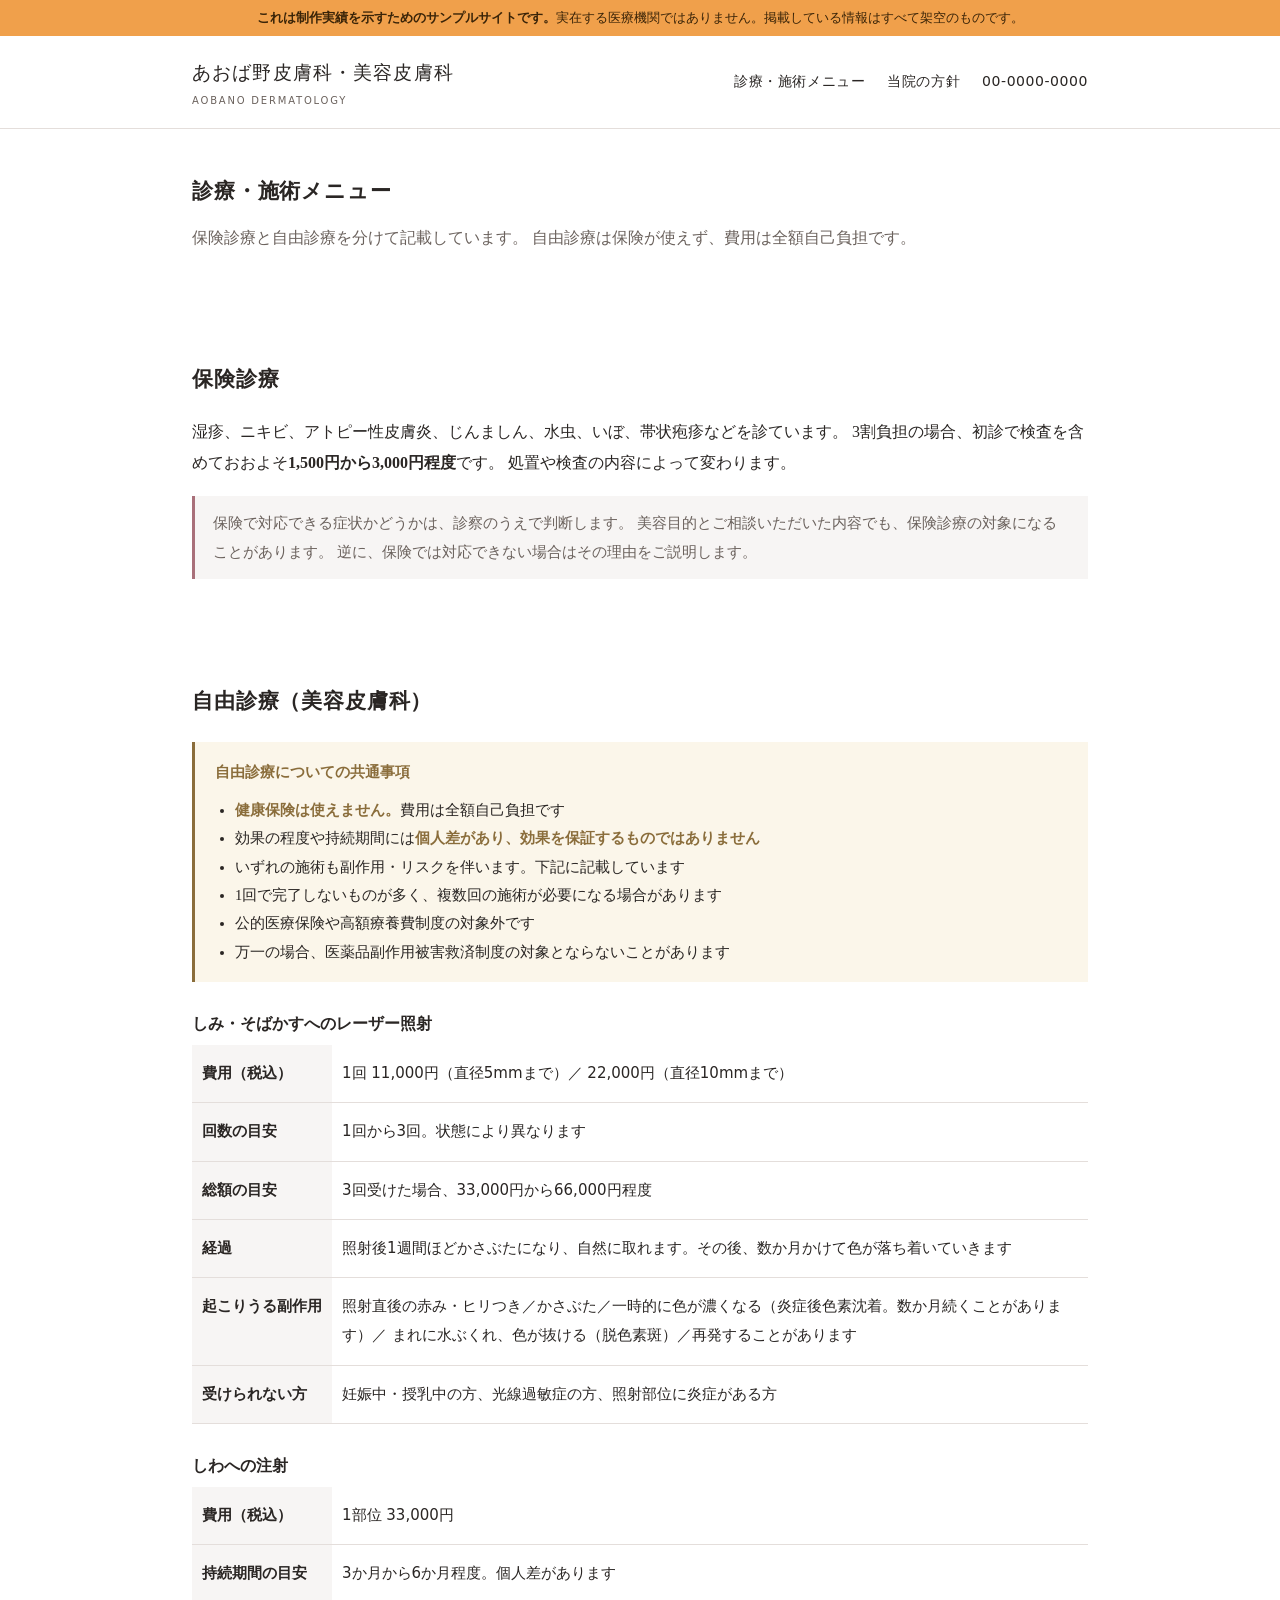
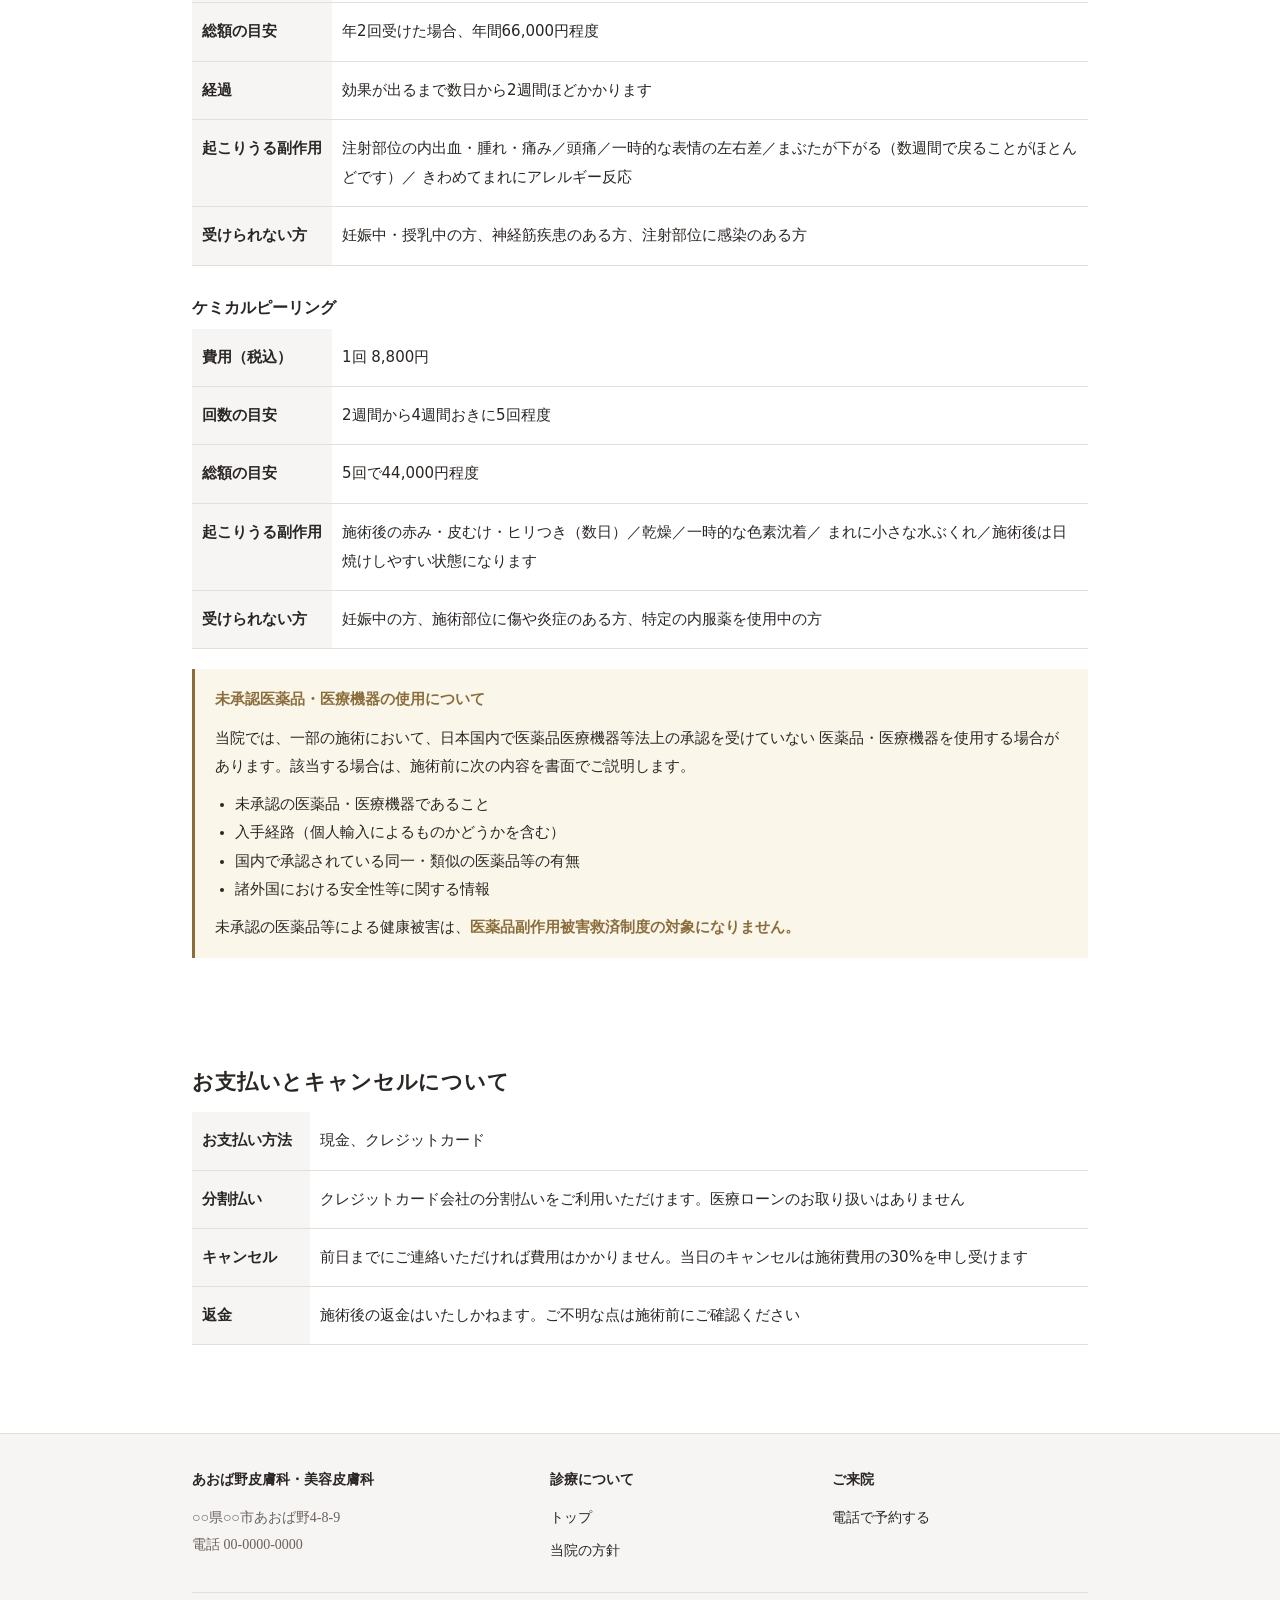
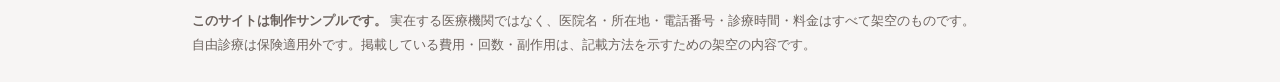
<file: hifu/menu.html>
<!doctype html>
<html lang="ja">
<head>
<meta charset="utf-8">
<meta name="robots" content="noindex, nofollow">
<meta name="viewport" content="width=device-width, initial-scale=1">
<title>診療・施術メニュー｜あおば野皮膚科・美容皮膚科（制作サンプル）</title>
<meta name="description" content="保険診療と自由診療のメニュー、費用、起こりうる副作用を記載しています。制作サンプルです。実在の医療機関ではありません。">
<link rel="stylesheet" href="assets/style.css">
</head>
<body>

<div class="demo-banner">
  これは制作実績を示すためのサンプルサイトです。<span>実在する医療機関ではありません。掲載している情報はすべて架空のものです。</span>
</div>

<header class="site-header">
  <div class="header-inner">
    <a class="logo" href="index.html">
      <span class="logo-name">あおば野皮膚科・美容皮膚科</span>
      <span class="logo-sub">AOBANO DERMATOLOGY</span>
    </a>
    <nav class="nav">
      <a href="menu.html">診療・施術メニュー</a>
      <a href="policy.html">当院の方針</a>
      <a href="tel:00-0000-0000">00-0000-0000</a>
    </nav>
  </div>
</header>

<main class="wrap">

  <section>
    <h2>診療・施術メニュー</h2>
    <p class="section-lead">
      保険診療と自由診療を分けて記載しています。
      自由診療は保険が使えず、費用は全額自己負担です。
    </p>
  </section>

  <section>
    <h2>保険診療</h2>
    <p>
      湿疹、ニキビ、アトピー性皮膚炎、じんましん、水虫、いぼ、帯状疱疹などを診ています。
      3割負担の場合、初診で検査を含めておおよそ<strong>1,500円から3,000円程度</strong>です。
      処置や検査の内容によって変わります。
    </p>
    <div class="note">
      保険で対応できる症状かどうかは、診察のうえで判断します。
      美容目的とご相談いただいた内容でも、保険診療の対象になることがあります。
      逆に、保険では対応できない場合はその理由をご説明します。
    </div>
  </section>

  <!-- 医療広告ガイドラインで最も厳しく見られる部分。
       ・費用は「〇〇円〜」だけにせず、回数を含む総額の目安を出す
       ・副作用・リスクを施術ごとに具体的に書く
       ・効果を断定しない（「消えます」「必ず改善します」は不可）
       ・他院との比較をしない -->
  <section>
    <h2>自由診療（美容皮膚科）</h2>
    <div class="caution">
      <strong>自由診療についての共通事項</strong>
      <ul style="margin:10px 0 0;padding-left:20px">
        <li><strong>健康保険は使えません。</strong>費用は全額自己負担です</li>
        <li>効果の程度や持続期間には<strong>個人差があり、効果を保証するものではありません</strong></li>
        <li>いずれの施術も副作用・リスクを伴います。下記に記載しています</li>
        <li>1回で完了しないものが多く、複数回の施術が必要になる場合があります</li>
        <li>公的医療保険や高額療養費制度の対象外です</li>
        <li>万一の場合、医薬品副作用被害救済制度の対象とならないことがあります</li>
      </ul>
    </div>

    <h3>しみ・そばかすへのレーザー照射</h3>
    <div class="table-scroll">
      <table>
        <tbody>
          <tr><th>費用（税込）</th><td>1回 11,000円（直径5mmまで）／ 22,000円（直径10mmまで）</td></tr>
          <tr><th>回数の目安</th><td>1回から3回。状態により異なります</td></tr>
          <tr><th>総額の目安</th><td>3回受けた場合、33,000円から66,000円程度</td></tr>
          <tr><th>経過</th><td>照射後1週間ほどかさぶたになり、自然に取れます。その後、数か月かけて色が落ち着いていきます</td></tr>
          <tr><th>起こりうる副作用</th><td>
            照射直後の赤み・ヒリつき／かさぶた／一時的に色が濃くなる（炎症後色素沈着。数か月続くことがあります）／
            まれに水ぶくれ、色が抜ける（脱色素斑）／再発することがあります
          </td></tr>
          <tr><th>受けられない方</th><td>妊娠中・授乳中の方、光線過敏症の方、照射部位に炎症がある方</td></tr>
        </tbody>
      </table>
    </div>

    <h3>しわへの注射</h3>
    <div class="table-scroll">
      <table>
        <tbody>
          <tr><th>費用（税込）</th><td>1部位 33,000円</td></tr>
          <tr><th>持続期間の目安</th><td>3か月から6か月程度。個人差があります</td></tr>
          <tr><th>総額の目安</th><td>年2回受けた場合、年間66,000円程度</td></tr>
          <tr><th>経過</th><td>効果が出るまで数日から2週間ほどかかります</td></tr>
          <tr><th>起こりうる副作用</th><td>
            注射部位の内出血・腫れ・痛み／頭痛／一時的な表情の左右差／まぶたが下がる（数週間で戻ることがほとんどです）／
            きわめてまれにアレルギー反応
          </td></tr>
          <tr><th>受けられない方</th><td>妊娠中・授乳中の方、神経筋疾患のある方、注射部位に感染のある方</td></tr>
        </tbody>
      </table>
    </div>

    <h3>ケミカルピーリング</h3>
    <div class="table-scroll">
      <table>
        <tbody>
          <tr><th>費用（税込）</th><td>1回 8,800円</td></tr>
          <tr><th>回数の目安</th><td>2週間から4週間おきに5回程度</td></tr>
          <tr><th>総額の目安</th><td>5回で44,000円程度</td></tr>
          <tr><th>起こりうる副作用</th><td>
            施術後の赤み・皮むけ・ヒリつき（数日）／乾燥／一時的な色素沈着／
            まれに小さな水ぶくれ／施術後は日焼けしやすい状態になります
          </td></tr>
          <tr><th>受けられない方</th><td>妊娠中の方、施術部位に傷や炎症のある方、特定の内服薬を使用中の方</td></tr>
        </tbody>
      </table>
    </div>

    <!-- 未承認医薬品・医療機器を用いる場合、ガイドラインは4項目の明示を求めている。
         美容医療では該当することが多く、書き漏らしが起きやすい箇所。 -->
    <div class="caution">
      <strong>未承認医薬品・医療機器の使用について</strong>
      <p style="margin:10px 0 0">
        当院では、一部の施術において、日本国内で医薬品医療機器等法上の承認を受けていない
        医薬品・医療機器を使用する場合があります。該当する場合は、施術前に次の内容を書面でご説明します。
      </p>
      <ul style="margin:10px 0 0;padding-left:20px">
        <li>未承認の医薬品・医療機器であること</li>
        <li>入手経路（個人輸入によるものかどうかを含む）</li>
        <li>国内で承認されている同一・類似の医薬品等の有無</li>
        <li>諸外国における安全性等に関する情報</li>
      </ul>
      <p style="margin:10px 0 0">
        未承認の医薬品等による健康被害は、<strong>医薬品副作用被害救済制度の対象になりません。</strong>
      </p>
    </div>
  </section>

  <section>
    <h2>お支払いとキャンセルについて</h2>
    <div class="table-scroll">
      <table>
        <tbody>
          <tr><th>お支払い方法</th><td>現金、クレジットカード</td></tr>
          <tr><th>分割払い</th><td>クレジットカード会社の分割払いをご利用いただけます。医療ローンのお取り扱いはありません</td></tr>
          <tr><th>キャンセル</th><td>前日までにご連絡いただければ費用はかかりません。当日のキャンセルは施術費用の30%を申し受けます</td></tr>
          <tr><th>返金</th><td>施術後の返金はいたしかねます。ご不明な点は施術前にご確認ください</td></tr>
        </tbody>
      </table>
    </div>
  </section>

</main>

<footer class="site-footer">
  <div class="wrap">
    <div class="footer-cols">
      <div>
        <h3>あおば野皮膚科・美容皮膚科</h3>
        <p style="margin:0;color:var(--ink-soft);font-size:14px">
          ○○県○○市あおば野4-8-9<br>
          電話 00-0000-0000
        </p>
      </div>
      <div>
        <h3>診療について</h3>
        <a href="index.html">トップ</a>
        <a href="policy.html">当院の方針</a>
      </div>
      <div>
        <h3>ご来院</h3>
        <a href="tel:00-0000-0000">電話で予約する</a>
      </div>
    </div>
    <div class="footer-note">
      <strong>このサイトは制作サンプルです。</strong>
      実在する医療機関ではなく、医院名・所在地・電話番号・診療時間・料金はすべて架空のものです。<br>
      自由診療は保険適用外です。掲載している費用・回数・副作用は、記載方法を示すための架空の内容です。
    </div>
  </div>
</footer>

</body>
</html>
</file>
<file: dental/assets/style.css>
/* あおば野歯科・矯正歯科（制作サンプル）
 *
 * 歯科医院サイトの制作サンプル。実在の医療機関ではない。
 * 医療広告ガイドラインに沿った表現だけで構成している（体験談・ビフォーアフター・
 * 最上級表現を使わない）。写真素材も使わず、図はすべてインラインSVGで描く。
 * 「院長の顔写真」としてフリー素材の人物を置くと、その人が医師だと誤認されるため。
 */

:root {
  --bg: #ffffff;
  --bg-soft: #f5f9f8;
  --ink: #233a3a;
  --ink-soft: #5a7070;
  --line: #dde8e6;
  --accent: #2b8a86;
  --accent-dark: #1f6b68;
  --accent-soft: #e6f2f1;
  --warm: #f0a04b;
  --radius: 12px;
  --wrap: 1080px;
}

@media (prefers-color-scheme: dark) {
  :root {
    --bg: #14201f;
    --bg-soft: #1b2b2a;
    --ink: #e8f0ef;
    --ink-soft: #a9c0be;
    --line: #2c4240;
    --accent: #4fb3ae;
    --accent-dark: #6cc9c4;
    --accent-soft: #1e3634;
  }
}

* { box-sizing: border-box; }

body {
  margin: 0;
  font-family: "Hiragino Kaku Gothic ProN", "Noto Sans JP", "Yu Gothic", system-ui, sans-serif;
  color: var(--ink);
  background: var(--bg);
  line-height: 1.8;
  font-size: 16px;
}

img, svg { max-width: 100%; height: auto; }
a { color: var(--accent-dark); }

/* ── これは制作サンプルである、という表示。全ページの最上部に固定で出す ──
 * 実在の医療機関と誤認されると、受診しようとする人が出かねない。
 * 目立たない位置に小さく置くのでは足りないので、最上部に帯で出す。 */
.demo-banner {
  background: var(--warm);
  color: #3a2408;
  text-align: center;
  padding: 8px 16px;
  font-size: 13px;
  font-weight: 700;
  line-height: 1.5;
}
.demo-banner span { font-weight: 400; }

.wrap { max-width: var(--wrap); margin: 0 auto; padding: 0 20px; }

/* ── ヘッダー ── */
.site-header {
  border-bottom: 1px solid var(--line);
  background: var(--bg);
  position: sticky;
  top: 0;
  z-index: 20;
}
.header-inner {
  display: flex;
  align-items: center;
  justify-content: space-between;
  gap: 16px;
  padding: 14px 20px;
  max-width: var(--wrap);
  margin: 0 auto;
}
.logo { display: flex; align-items: center; gap: 10px; text-decoration: none; color: inherit; }
.logo-name { font-size: 19px; font-weight: 700; letter-spacing: 0.02em; }
.logo-sub { font-size: 11px; color: var(--ink-soft); display: block; letter-spacing: 0.08em; }

.nav { display: flex; gap: 22px; }
.nav a { color: var(--ink); text-decoration: none; font-size: 15px; font-weight: 500; }
.nav a:hover { color: var(--accent); }

.header-cta {
  background: var(--accent);
  color: #fff;
  padding: 10px 18px;
  border-radius: 999px;
  text-decoration: none;
  font-weight: 700;
  font-size: 15px;
  white-space: nowrap;
}

/* ── 当日の診療状況。ここがこのサイトの目玉 ──
 * 患者がいちばん知りたいのは「今日やっているか」。
 * 診療時間の表を読ませるのではなく、状態を先に出す。 */
.today {
  background: var(--accent-soft);
  border-radius: var(--radius);
  padding: 18px 22px;
  display: flex;
  align-items: center;
  gap: 18px;
  flex-wrap: wrap;
  margin: 24px 0;
}
.today-state { font-size: 22px; font-weight: 700; color: var(--accent-dark); }
.today-detail { color: var(--ink-soft); font-size: 15px; }

.hero {
  display: grid;
  grid-template-columns: 1.15fr 0.85fr;
  gap: 40px;
  align-items: center;
  padding: 48px 0 32px;
}
.hero h1 { font-size: 32px; line-height: 1.5; margin: 0 0 16px; letter-spacing: 0.01em; }
.hero p { color: var(--ink-soft); margin: 0 0 24px; }
.hero-actions { display: flex; gap: 12px; flex-wrap: wrap; }

.btn {
  display: inline-block;
  padding: 13px 26px;
  border-radius: 999px;
  text-decoration: none;
  font-weight: 700;
  border: 2px solid var(--accent);
}
.btn-primary { background: var(--accent); color: #fff; }
.btn-ghost { color: var(--accent-dark); background: transparent; }

section { padding: 40px 0; }
h2 {
  font-size: 24px;
  margin: 0 0 8px;
  letter-spacing: 0.01em;
}
.section-lead { color: var(--ink-soft); margin: 0 0 24px; }

.cards { display: grid; grid-template-columns: repeat(3, 1fr); gap: 18px; }
.card {
  border: 1px solid var(--line);
  border-radius: var(--radius);
  padding: 22px;
  background: var(--bg);
}
.card h3 { margin: 12px 0 8px; font-size: 17px; }
.card p { margin: 0; color: var(--ink-soft); font-size: 15px; }

.steps { counter-reset: step; display: grid; gap: 14px; }
.step {
  display: grid;
  grid-template-columns: 40px 1fr;
  gap: 14px;
  align-items: start;
  border: 1px solid var(--line);
  border-radius: var(--radius);
  padding: 16px 18px;
}
.step-no {
  counter-increment: step;
  width: 34px; height: 34px;
  border-radius: 50%;
  background: var(--accent);
  color: #fff;
  display: grid; place-items: center;
  font-weight: 700;
}
.step-no::before { content: counter(step); }
.step h3 { margin: 4px 0 4px; font-size: 16px; }
.step p { margin: 0; color: var(--ink-soft); font-size: 15px; }

/* ── 診療時間表 ── */
.table-scroll { overflow-x: auto; }
table.hours {
  border-collapse: collapse;
  width: 100%;
  min-width: 520px;
  font-size: 15px;
}
table.hours th, table.hours td {
  border: 1px solid var(--line);
  padding: 10px 8px;
  text-align: center;
}
table.hours thead th { background: var(--bg-soft); font-weight: 700; }
table.hours td.time { text-align: left; white-space: nowrap; background: var(--bg-soft); font-weight: 600; }

.note {
  font-size: 14px;
  color: var(--ink-soft);
  background: var(--bg-soft);
  border-left: 3px solid var(--accent);
  padding: 12px 16px;
  border-radius: 0 8px 8px 0;
  margin: 16px 0;
}

/* 自費診療の費用表。ガイドライン上、費用・期間・リスクをセットで書く必要がある */
table.fees { border-collapse: collapse; width: 100%; font-size: 15px; }
table.fees th, table.fees td { border-bottom: 1px solid var(--line); padding: 12px 8px; text-align: left; vertical-align: top; }
table.fees th { background: var(--bg-soft); white-space: nowrap; }

.site-footer {
  border-top: 1px solid var(--line);
  background: var(--bg-soft);
  margin-top: 48px;
  padding: 32px 0 24px;
  font-size: 15px;
}
.footer-cols { display: grid; grid-template-columns: 1.2fr 1fr 1fr; gap: 28px; }
.footer-cols h3 { font-size: 15px; margin: 0 0 10px; }
.footer-cols a { display: block; color: var(--ink); text-decoration: none; margin-bottom: 6px; }
.footer-note {
  border-top: 1px solid var(--line);
  margin-top: 24px;
  padding-top: 16px;
  color: var(--ink-soft);
  font-size: 13px;
}

@media (max-width: 860px) {
  .hero { grid-template-columns: 1fr; gap: 24px; padding: 28px 0 16px; }
  .hero h1 { font-size: 26px; }
  .cards { grid-template-columns: 1fr; }
  .footer-cols { grid-template-columns: 1fr; }
  .nav { display: none; }
  .header-inner { padding: 12px 16px; }
}
</file>
<file: hifu/assets/style.css>
/* あおば野皮膚科・美容皮膚科（制作サンプル）
 *
 * 美容医療は医療広告ガイドラインの規制が最も厳しい領域。
 * 「盛って見せる」デザインにするほど規制に触れやすくなるため、
 * 落ち着いたトーンで、情報を正確に置くことを優先している。
 *
 * 他のサンプルとの差別化: 歯科=青緑 / 内科=青 / 整形外科=茶 / ここ=モノトーン+くすみピンク
 */

:root {
  --bg: #ffffff;
  --bg-soft: #f7f5f4;
  --ink: #2a2624;
  --ink-soft: #6b625d;
  --line: #e4dedb;
  --accent: #a9707a;      /* くすみピンク。彩度を抑えて medical に寄せる */
  --accent-dark: #85535c;
  --accent-soft: #f6eeef;
  --caution: #8a6d3b;
  --caution-soft: #fbf6ea;
  --radius: 4px;          /* 角丸を小さくして落ち着いた印象に */
  --wrap: 940px;
}

@media (prefers-color-scheme: dark) {
  :root {
    --bg: #1a1717;
    --bg-soft: #221e1e;
    --ink: #efeae8;
    --ink-soft: #b8aca7;
    --line: #362f2f;
    --accent: #c98f99;
    --accent-dark: #dda8b1;
    --accent-soft: #2b2222;
    --caution: #c9a86a;
    --caution-soft: #2a2418;
  }
}

* { box-sizing: border-box; }

body {
  margin: 0;
  font-family: "Hiragino Mincho ProN", "Yu Mincho", "Noto Serif JP", serif;
  color: var(--ink);
  background: var(--bg);
  line-height: 1.95;
  font-size: 16px;
}
/* 見出しや操作系はゴシックにして可読性を保つ */
h1, h2, h3, .btn, .nav, table, .badge { font-family: "Hiragino Kaku Gothic ProN", "Noto Sans JP", system-ui, sans-serif; }

img, svg { max-width: 100%; height: auto; }
a { color: var(--accent-dark); }

.demo-banner {
  background: #f0a04b; color: #3a2408; text-align: center;
  padding: 8px 16px; font-size: 13px; font-weight: 700; line-height: 1.5;
  font-family: "Hiragino Kaku Gothic ProN", "Noto Sans JP", system-ui, sans-serif;
}
.demo-banner span { font-weight: 400; }

.wrap { max-width: var(--wrap); margin: 0 auto; padding: 0 22px; }

.site-header { border-bottom: 1px solid var(--line); background: var(--bg); }
.header-inner {
  display: flex; align-items: center; justify-content: space-between; gap: 16px;
  padding: 18px 22px; max-width: var(--wrap); margin: 0 auto;
}
.logo { text-decoration: none; color: inherit; }
.logo-name { font-size: 19px; letter-spacing: .06em; }
.logo-sub { font-size: 10px; color: var(--ink-soft); display: block; letter-spacing: .18em;
            font-family: "Hiragino Kaku Gothic ProN", system-ui, sans-serif; }
.nav { display: flex; gap: 22px; }
.nav a { color: var(--ink); text-decoration: none; font-size: 14px; letter-spacing: .04em; }

.hero { padding: 52px 0 32px; text-align: center; border-bottom: 1px solid var(--line); }
.hero h1 { font-size: 27px; line-height: 1.75; margin: 0 0 18px; letter-spacing: .04em; font-weight: 500; }
.hero p { color: var(--ink-soft); margin: 0 auto; max-width: 640px; }

section { padding: 42px 0; }
h2 { font-size: 21px; margin: 0 0 10px; letter-spacing: .04em; font-weight: 600; }
h3 { font-size: 16px; margin: 26px 0 6px; }
.section-lead { color: var(--ink-soft); margin: 0 0 22px; }

.btn {
  display: inline-block; padding: 13px 30px; border-radius: var(--radius);
  text-decoration: none; font-weight: 700; font-size: 15px;
  background: var(--accent); color: #fff; border: 1px solid var(--accent);
}
.btn-ghost { background: transparent; color: var(--accent-dark); }

.cards { display: grid; grid-template-columns: repeat(auto-fit, minmax(250px, 1fr)); gap: 1px;
         background: var(--line); border: 1px solid var(--line); }
.card { background: var(--bg); padding: 24px; }
.card h3 { margin: 0 0 8px; }
.card p { margin: 0; color: var(--ink-soft); font-size: 15px; }

.table-scroll { overflow-x: auto; }
table { border-collapse: collapse; width: 100%; font-size: 15px; }
th, td { border-bottom: 1px solid var(--line); padding: 14px 10px; text-align: left; vertical-align: top; }
th { background: var(--bg-soft); font-weight: 600; white-space: nowrap; }
table.hours { min-width: 500px; }
table.hours th, table.hours td { border: 1px solid var(--line); text-align: center; padding: 10px 8px; }
table.hours td.time { text-align: left; white-space: nowrap; background: var(--bg-soft); font-weight: 600; }

/* 自由診療・未承認機器などの注意書き。目立たせすぎず、しかし読み飛ばされない程度に */
.caution {
  background: var(--caution-soft); border-left: 3px solid var(--caution);
  padding: 16px 20px; margin: 20px 0; font-size: 14.5px; color: var(--ink);
}
.caution strong { color: var(--caution); }

.note {
  background: var(--bg-soft); border-left: 3px solid var(--accent);
  padding: 13px 18px; margin: 18px 0; font-size: 14.5px; color: var(--ink-soft);
}

.badge {
  display: inline-block; font-size: 12px; padding: 3px 10px; border-radius: 999px;
  background: var(--accent-soft); color: var(--accent-dark); margin-left: 8px; font-weight: 700;
}

.site-footer { border-top: 1px solid var(--line); background: var(--bg-soft); margin-top: 46px; padding: 32px 0 26px; font-size: 15px; }
.footer-cols { display: grid; grid-template-columns: 1.3fr 1fr 1fr; gap: 26px; }
.footer-cols h3 { font-size: 14px; margin: 0 0 10px; }
.footer-cols a { display: block; color: var(--ink); text-decoration: none; margin-bottom: 6px; font-size: 14px; }
.footer-note { border-top: 1px solid var(--line); margin-top: 22px; padding-top: 16px; color: var(--ink-soft); font-size: 13px; line-height: 1.8; }

@media (max-width: 800px) {
  .nav { display: none; }
  .hero { padding: 34px 0 24px; }
  .hero h1 { font-size: 22px; }
  .footer-cols { grid-template-columns: 1fr; }
}
</file>
<file: naika/assets/style.css>
/* あおば野内科・呼吸器内科（制作サンプル）
 *
 * 歯科サンプルとは意図的にトーンを変えている。
 * 内科は「今日診てもらえるか」「発熱があるがどう行けばいいか」を最短で知りたい人が来る。
 * 装飾より、状態と手順が先に目に入る構成を優先した。
 * 配色も歯科（青緑）と分け、落ち着いた青系にしている。
 */

:root {
  --bg: #ffffff;
  --bg-soft: #f4f7f9;
  --ink: #1f2933;
  --ink-soft: #5b6b7a;
  --line: #dfe5eb;
  --accent: #2f6f8f;
  --accent-dark: #235570;
  --accent-soft: #e8f1f5;
  --alert: #c2410c;
  --alert-soft: #fff1e7;
  --radius: 10px;
  --wrap: 1060px;
}

@media (prefers-color-scheme: dark) {
  :root {
    --bg: #141a1f;
    --bg-soft: #1c242b;
    --ink: #e9eef2;
    --ink-soft: #a7b6c2;
    --line: #2b3740;
    --accent: #5aa7c8;
    --accent-dark: #7cc0dc;
    --accent-soft: #1d2f39;
    --alert: #fb923c;
    --alert-soft: #2e1d12;
  }
}

* { box-sizing: border-box; }

body {
  margin: 0;
  font-family: "Hiragino Kaku Gothic ProN", "Noto Sans JP", "Yu Gothic", system-ui, sans-serif;
  color: var(--ink);
  background: var(--bg);
  line-height: 1.85;
  font-size: 16px;
}
img, svg { max-width: 100%; height: auto; }
a { color: var(--accent-dark); }

.demo-banner {
  background: #f0a04b; color: #3a2408; text-align: center;
  padding: 8px 16px; font-size: 13px; font-weight: 700; line-height: 1.5;
}
.demo-banner span { font-weight: 400; }

.wrap { max-width: var(--wrap); margin: 0 auto; padding: 0 20px; }

.site-header { border-bottom: 1px solid var(--line); background: var(--bg); position: sticky; top: 0; z-index: 20; }
.header-inner {
  display: flex; align-items: center; justify-content: space-between; gap: 16px;
  padding: 13px 20px; max-width: var(--wrap); margin: 0 auto;
}
.logo { display: flex; align-items: center; gap: 10px; text-decoration: none; color: inherit; }
.logo-name { font-size: 18px; font-weight: 700; }
.logo-sub { font-size: 11px; color: var(--ink-soft); display: block; letter-spacing: .08em; }
.nav { display: flex; gap: 20px; }
.nav a { color: var(--ink); text-decoration: none; font-size: 15px; font-weight: 500; }
.header-cta {
  background: var(--accent); color: #fff; padding: 9px 17px; border-radius: 6px;
  text-decoration: none; font-weight: 700; font-size: 15px; white-space: nowrap;
}

/* 内科でいちばん大事なのは「今やっているか」。角丸を抑えて情報表示に寄せる */
.status-bar {
  display: grid; grid-template-columns: auto 1fr; gap: 20px; align-items: center;
  background: var(--accent-soft); border-left: 5px solid var(--accent);
  padding: 16px 22px; border-radius: 0 var(--radius) var(--radius) 0; margin: 22px 0;
}
.status-now { font-size: 21px; font-weight: 700; color: var(--accent-dark); white-space: nowrap; }
.status-detail { color: var(--ink-soft); font-size: 15px; }

/* 発熱の方への案内は、通常の導線から視覚的に切り離す。
   混ざっていると、一般の患者と同じ入口から入ってきてしまう */
.alert-box {
  background: var(--alert-soft); border: 2px solid var(--alert);
  border-radius: var(--radius); padding: 20px 24px; margin: 24px 0;
}
.alert-box h2 { color: var(--alert); margin-top: 0; font-size: 20px; }
.alert-box ol { margin: 12px 0 0; padding-left: 22px; }
.alert-box li { margin-bottom: 8px; }

.hero { padding: 34px 0 20px; }
.hero h1 { font-size: 30px; line-height: 1.5; margin: 0 0 14px; }
.hero p { color: var(--ink-soft); margin: 0 0 22px; max-width: 660px; }
.hero-actions { display: flex; gap: 12px; flex-wrap: wrap; }
.btn { display: inline-block; padding: 12px 24px; border-radius: 6px; text-decoration: none; font-weight: 700; border: 2px solid var(--accent); }
.btn-primary { background: var(--accent); color: #fff; }
.btn-ghost { color: var(--accent-dark); background: transparent; }

section { padding: 34px 0; }
h2 { font-size: 23px; margin: 0 0 8px; }
h3 { font-size: 17px; }
.section-lead { color: var(--ink-soft); margin: 0 0 20px; }

.cards { display: grid; grid-template-columns: repeat(auto-fit, minmax(240px, 1fr)); gap: 16px; }
.card { border: 1px solid var(--line); border-radius: var(--radius); padding: 20px; }
.card h3 { margin: 0 0 8px; }
.card p { margin: 0; color: var(--ink-soft); font-size: 15px; }

.table-scroll { overflow-x: auto; }
table.hours { border-collapse: collapse; width: 100%; min-width: 520px; font-size: 15px; }
table.hours th, table.hours td { border: 1px solid var(--line); padding: 10px 8px; text-align: center; }
table.hours thead th { background: var(--bg-soft); }
table.hours td.time { text-align: left; white-space: nowrap; background: var(--bg-soft); font-weight: 600; }

table.plain { border-collapse: collapse; width: 100%; font-size: 15px; }
table.plain th, table.plain td { border-bottom: 1px solid var(--line); padding: 12px 8px; text-align: left; vertical-align: top; }
table.plain th { background: var(--bg-soft); white-space: nowrap; }

.note {
  font-size: 14px; color: var(--ink-soft); background: var(--bg-soft);
  border-left: 3px solid var(--accent); padding: 12px 16px; border-radius: 0 6px 6px 0; margin: 16px 0;
}

.site-footer { border-top: 1px solid var(--line); background: var(--bg-soft); margin-top: 44px; padding: 30px 0 24px; font-size: 15px; }
.footer-cols { display: grid; grid-template-columns: 1.2fr 1fr 1fr; gap: 26px; }
.footer-cols h3 { font-size: 15px; margin: 0 0 10px; }
.footer-cols a { display: block; color: var(--ink); text-decoration: none; margin-bottom: 6px; }
.footer-note { border-top: 1px solid var(--line); margin-top: 22px; padding-top: 16px; color: var(--ink-soft); font-size: 13px; }

@media (max-width: 820px) {
  .nav { display: none; }
  .hero h1 { font-size: 25px; }
  .status-bar { grid-template-columns: 1fr; gap: 6px; }
  .footer-cols { grid-template-columns: 1fr; }
}
</file>
<file: seikei/assets/style.css>
/* あおば野整形外科・リハビリテーション科（制作サンプル）
 *
 * 整形外科は来院者に高齢の方が多い。歯科・内科のサンプルとは設計方針を変えている。
 *
 *   - 基準文字サイズを 18px にする（一般的なサイトは16px）
 *   - 文字サイズを利用者が変えられるようにする（標準／大／特大）
 *   - リンクには必ず下線を引く。色の違いだけでリンクと分からせない
 *   - タップ領域を大きくする（最小44px四方）
 *   - 文字色と背景のコントラストを強めに取る
 *   - 情報を横に並べすぎない。上から順に読める構成にする
 *
 * 配色も歯科（青緑）・内科（青）と分け、暖色系にしている。
 */

:root {
  --base: 18px;          /* 文字拡大ボタンで切り替える */
  --bg: #ffffff;
  --bg-soft: #faf6f0;
  --ink: #241c14;        /* 黒に寄せてコントラストを確保 */
  --ink-soft: #5c4d3f;
  --line: #e2d6c6;
  --accent: #8a5a2b;
  --accent-dark: #6d4520;
  --accent-soft: #f6ece0;
  --radius: 10px;
  --wrap: 980px;
}

/* 文字サイズの切り替え。html にクラスを付けて基準値だけを変える */
html.font-large  { --base: 21px; }
html.font-xlarge { --base: 24px; }

@media (prefers-color-scheme: dark) {
  :root {
    --bg: #1a1512;
    --bg-soft: #241d17;
    --ink: #f2ece5;
    --ink-soft: #c7b6a4;
    --line: #3b3026;
    --accent: #d29a5e;
    --accent-dark: #e8b782;
    --accent-soft: #2c2219;
  }
}

* { box-sizing: border-box; }

body {
  margin: 0;
  font-family: "Hiragino Kaku Gothic ProN", "Noto Sans JP", "Yu Gothic", system-ui, sans-serif;
  color: var(--ink);
  background: var(--bg);
  font-size: var(--base);
  line-height: 1.95;   /* 行間を広めに取る */
}
img, svg { max-width: 100%; height: auto; }

/* 色だけでリンクを示さない。下線を必ず引く */
a { color: var(--accent-dark); text-decoration: underline; text-underline-offset: 3px; }

.demo-banner {
  background: #f0a04b; color: #3a2408; text-align: center;
  padding: 10px 16px; font-size: 15px; font-weight: 700; line-height: 1.6;
}
.demo-banner span { font-weight: 400; }

.wrap { max-width: var(--wrap); margin: 0 auto; padding: 0 20px; }

.site-header { border-bottom: 2px solid var(--line); background: var(--bg); }
.header-inner {
  display: flex; align-items: center; justify-content: space-between;
  gap: 16px; padding: 16px 20px; max-width: var(--wrap); margin: 0 auto; flex-wrap: wrap;
}
.logo { display: flex; align-items: center; gap: 12px; text-decoration: none; color: inherit; }
.logo-name { font-size: 1.15rem; font-weight: 700; }

/* 文字サイズ切り替え。タップしやすい大きさを確保する */
.font-switch { display: flex; align-items: center; gap: 8px; font-size: 0.85rem; color: var(--ink-soft); }
.font-switch button {
  min-width: 46px; min-height: 46px;
  border: 2px solid var(--line); background: var(--bg); color: var(--ink);
  border-radius: 8px; cursor: pointer; font-family: inherit; font-weight: 700;
}
.font-switch button[aria-pressed="true"] { background: var(--accent); color: #fff; border-color: var(--accent); }

.nav { display: flex; gap: 8px; flex-wrap: wrap; width: 100%; }
.nav a {
  display: block; padding: 12px 18px; min-height: 46px;
  background: var(--accent-soft); color: var(--accent-dark);
  border-radius: 8px; text-decoration: none; font-weight: 700;
}

.tel-block {
  background: var(--accent-soft); border: 2px solid var(--accent);
  border-radius: var(--radius); padding: 18px 22px; margin: 24px 0; text-align: center;
}
.tel-block .label { font-size: 0.95rem; color: var(--ink-soft); margin-bottom: 4px; }
.tel-block a { font-size: 1.7rem; font-weight: 700; color: var(--accent-dark); text-decoration: none; letter-spacing: .04em; }

.status-line {
  background: var(--accent-soft); border-left: 6px solid var(--accent);
  padding: 16px 22px; margin: 22px 0; border-radius: 0 var(--radius) var(--radius) 0;
}
.status-line strong { font-size: 1.25rem; color: var(--accent-dark); }

h1 { font-size: 1.7rem; line-height: 1.6; margin: 28px 0 14px; }
section { padding: 30px 0; border-bottom: 1px solid var(--line); }
section:last-of-type { border-bottom: none; }
h2 { font-size: 1.35rem; margin: 0 0 10px; }
h3 { font-size: 1.1rem; margin: 22px 0 6px; }
p { margin: 0 0 16px; }
ul { padding-left: 24px; }
li { margin-bottom: 8px; }

/* 横に並べすぎない。高齢の方は上から順に読むほうが追いやすい */
.stack { display: grid; gap: 14px; }
.item { border: 2px solid var(--line); border-radius: var(--radius); padding: 18px 22px; }
.item h3 { margin: 0 0 6px; }
.item p { margin: 0; color: var(--ink-soft); }

.table-scroll { overflow-x: auto; }
table { border-collapse: collapse; width: 100%; min-width: 480px; font-size: 1rem; }
th, td { border: 2px solid var(--line); padding: 12px 10px; text-align: center; }
thead th { background: var(--bg-soft); }
td.time, th.row { text-align: left; white-space: nowrap; background: var(--bg-soft); font-weight: 700; }

.note {
  background: var(--bg-soft); border-left: 5px solid var(--accent);
  padding: 14px 18px; border-radius: 0 8px 8px 0; margin: 18px 0; color: var(--ink-soft);
}

.site-footer { border-top: 2px solid var(--line); background: var(--bg-soft); margin-top: 40px; padding: 28px 0 26px; }
.site-footer a { display: inline-block; margin-right: 18px; margin-bottom: 8px; }
.footer-note { border-top: 1px solid var(--line); margin-top: 18px; padding-top: 16px; color: var(--ink-soft); font-size: 0.85rem; }

@media (max-width: 780px) {
  .header-inner { padding: 14px 16px; }
  .nav a { flex: 1 1 auto; text-align: center; }
}
</file>
<file: assets/style.css>
/* あおば野歯科・矯正歯科（制作サンプル）
 *
 * 歯科医院サイトの制作サンプル。実在の医療機関ではない。
 * 医療広告ガイドラインに沿った表現だけで構成している（体験談・ビフォーアフター・
 * 最上級表現を使わない）。写真素材も使わず、図はすべてインラインSVGで描く。
 * 「院長の顔写真」としてフリー素材の人物を置くと、その人が医師だと誤認されるため。
 */

:root {
  --bg: #ffffff;
  --bg-soft: #f5f9f8;
  --ink: #233a3a;
  --ink-soft: #5a7070;
  --line: #dde8e6;
  --accent: #2b8a86;
  --accent-dark: #1f6b68;
  --accent-soft: #e6f2f1;
  --warm: #f0a04b;
  --radius: 12px;
  --wrap: 1080px;
}

@media (prefers-color-scheme: dark) {
  :root {
    --bg: #14201f;
    --bg-soft: #1b2b2a;
    --ink: #e8f0ef;
    --ink-soft: #a9c0be;
    --line: #2c4240;
    --accent: #4fb3ae;
    --accent-dark: #6cc9c4;
    --accent-soft: #1e3634;
  }
}

* { box-sizing: border-box; }

body {
  margin: 0;
  font-family: "Hiragino Kaku Gothic ProN", "Noto Sans JP", "Yu Gothic", system-ui, sans-serif;
  color: var(--ink);
  background: var(--bg);
  line-height: 1.8;
  font-size: 16px;
}

img, svg { max-width: 100%; height: auto; }
a { color: var(--accent-dark); }

/* ── これは制作サンプルである、という表示。全ページの最上部に固定で出す ──
 * 実在の医療機関と誤認されると、受診しようとする人が出かねない。
 * 目立たない位置に小さく置くのでは足りないので、最上部に帯で出す。 */
.demo-banner {
  background: var(--warm);
  color: #3a2408;
  text-align: center;
  padding: 8px 16px;
  font-size: 13px;
  font-weight: 700;
  line-height: 1.5;
}
.demo-banner span { font-weight: 400; }

.wrap { max-width: var(--wrap); margin: 0 auto; padding: 0 20px; }

/* ── ヘッダー ── */
.site-header {
  border-bottom: 1px solid var(--line);
  background: var(--bg);
  position: sticky;
  top: 0;
  z-index: 20;
}
.header-inner {
  display: flex;
  align-items: center;
  justify-content: space-between;
  gap: 16px;
  padding: 14px 20px;
  max-width: var(--wrap);
  margin: 0 auto;
}
.logo { display: flex; align-items: center; gap: 10px; text-decoration: none; color: inherit; }
.logo-name { font-size: 19px; font-weight: 700; letter-spacing: 0.02em; }
.logo-sub { font-size: 11px; color: var(--ink-soft); display: block; letter-spacing: 0.08em; }

.nav { display: flex; gap: 22px; }
.nav a { color: var(--ink); text-decoration: none; font-size: 15px; font-weight: 500; }
.nav a:hover { color: var(--accent); }

.header-cta {
  background: var(--accent);
  color: #fff;
  padding: 10px 18px;
  border-radius: 999px;
  text-decoration: none;
  font-weight: 700;
  font-size: 15px;
  white-space: nowrap;
}

/* ── 当日の診療状況。ここがこのサイトの目玉 ──
 * 患者がいちばん知りたいのは「今日やっているか」。
 * 診療時間の表を読ませるのではなく、状態を先に出す。 */
.today {
  background: var(--accent-soft);
  border-radius: var(--radius);
  padding: 18px 22px;
  display: flex;
  align-items: center;
  gap: 18px;
  flex-wrap: wrap;
  margin: 24px 0;
}
.today-state { font-size: 22px; font-weight: 700; color: var(--accent-dark); }
.today-detail { color: var(--ink-soft); font-size: 15px; }

.hero {
  display: grid;
  grid-template-columns: 1.15fr 0.85fr;
  gap: 40px;
  align-items: center;
  padding: 48px 0 32px;
}
.hero h1 { font-size: 32px; line-height: 1.5; margin: 0 0 16px; letter-spacing: 0.01em; }
.hero p { color: var(--ink-soft); margin: 0 0 24px; }
.hero-actions { display: flex; gap: 12px; flex-wrap: wrap; }

.btn {
  display: inline-block;
  padding: 13px 26px;
  border-radius: 999px;
  text-decoration: none;
  font-weight: 700;
  border: 2px solid var(--accent);
}
.btn-primary { background: var(--accent); color: #fff; }
.btn-ghost { color: var(--accent-dark); background: transparent; }

section { padding: 40px 0; }
h2 {
  font-size: 24px;
  margin: 0 0 8px;
  letter-spacing: 0.01em;
}
.section-lead { color: var(--ink-soft); margin: 0 0 24px; }

.cards { display: grid; grid-template-columns: repeat(3, 1fr); gap: 18px; }
.card {
  border: 1px solid var(--line);
  border-radius: var(--radius);
  padding: 22px;
  background: var(--bg);
}
.card h3 { margin: 12px 0 8px; font-size: 17px; }
.card p { margin: 0; color: var(--ink-soft); font-size: 15px; }

.steps { counter-reset: step; display: grid; gap: 14px; }
.step {
  display: grid;
  grid-template-columns: 40px 1fr;
  gap: 14px;
  align-items: start;
  border: 1px solid var(--line);
  border-radius: var(--radius);
  padding: 16px 18px;
}
.step-no {
  counter-increment: step;
  width: 34px; height: 34px;
  border-radius: 50%;
  background: var(--accent);
  color: #fff;
  display: grid; place-items: center;
  font-weight: 700;
}
.step-no::before { content: counter(step); }
.step h3 { margin: 4px 0 4px; font-size: 16px; }
.step p { margin: 0; color: var(--ink-soft); font-size: 15px; }

/* ── 診療時間表 ── */
.table-scroll { overflow-x: auto; }
table.hours {
  border-collapse: collapse;
  width: 100%;
  min-width: 520px;
  font-size: 15px;
}
table.hours th, table.hours td {
  border: 1px solid var(--line);
  padding: 10px 8px;
  text-align: center;
}
table.hours thead th { background: var(--bg-soft); font-weight: 700; }
table.hours td.time { text-align: left; white-space: nowrap; background: var(--bg-soft); font-weight: 600; }

.note {
  font-size: 14px;
  color: var(--ink-soft);
  background: var(--bg-soft);
  border-left: 3px solid var(--accent);
  padding: 12px 16px;
  border-radius: 0 8px 8px 0;
  margin: 16px 0;
}

/* 自費診療の費用表。ガイドライン上、費用・期間・リスクをセットで書く必要がある */
table.fees { border-collapse: collapse; width: 100%; font-size: 15px; }
table.fees th, table.fees td { border-bottom: 1px solid var(--line); padding: 12px 8px; text-align: left; vertical-align: top; }
table.fees th { background: var(--bg-soft); white-space: nowrap; }

.site-footer {
  border-top: 1px solid var(--line);
  background: var(--bg-soft);
  margin-top: 48px;
  padding: 32px 0 24px;
  font-size: 15px;
}
.footer-cols { display: grid; grid-template-columns: 1.2fr 1fr 1fr; gap: 28px; }
.footer-cols h3 { font-size: 15px; margin: 0 0 10px; }
.footer-cols a { display: block; color: var(--ink); text-decoration: none; margin-bottom: 6px; }
.footer-note {
  border-top: 1px solid var(--line);
  margin-top: 24px;
  padding-top: 16px;
  color: var(--ink-soft);
  font-size: 13px;
}

@media (max-width: 860px) {
  .hero { grid-template-columns: 1fr; gap: 24px; padding: 28px 0 16px; }
  .hero h1 { font-size: 26px; }
  .cards { grid-template-columns: 1fr; }
  .footer-cols { grid-template-columns: 1fr; }
  .nav { display: none; }
  .header-inner { padding: 12px 16px; }
}
</file>
